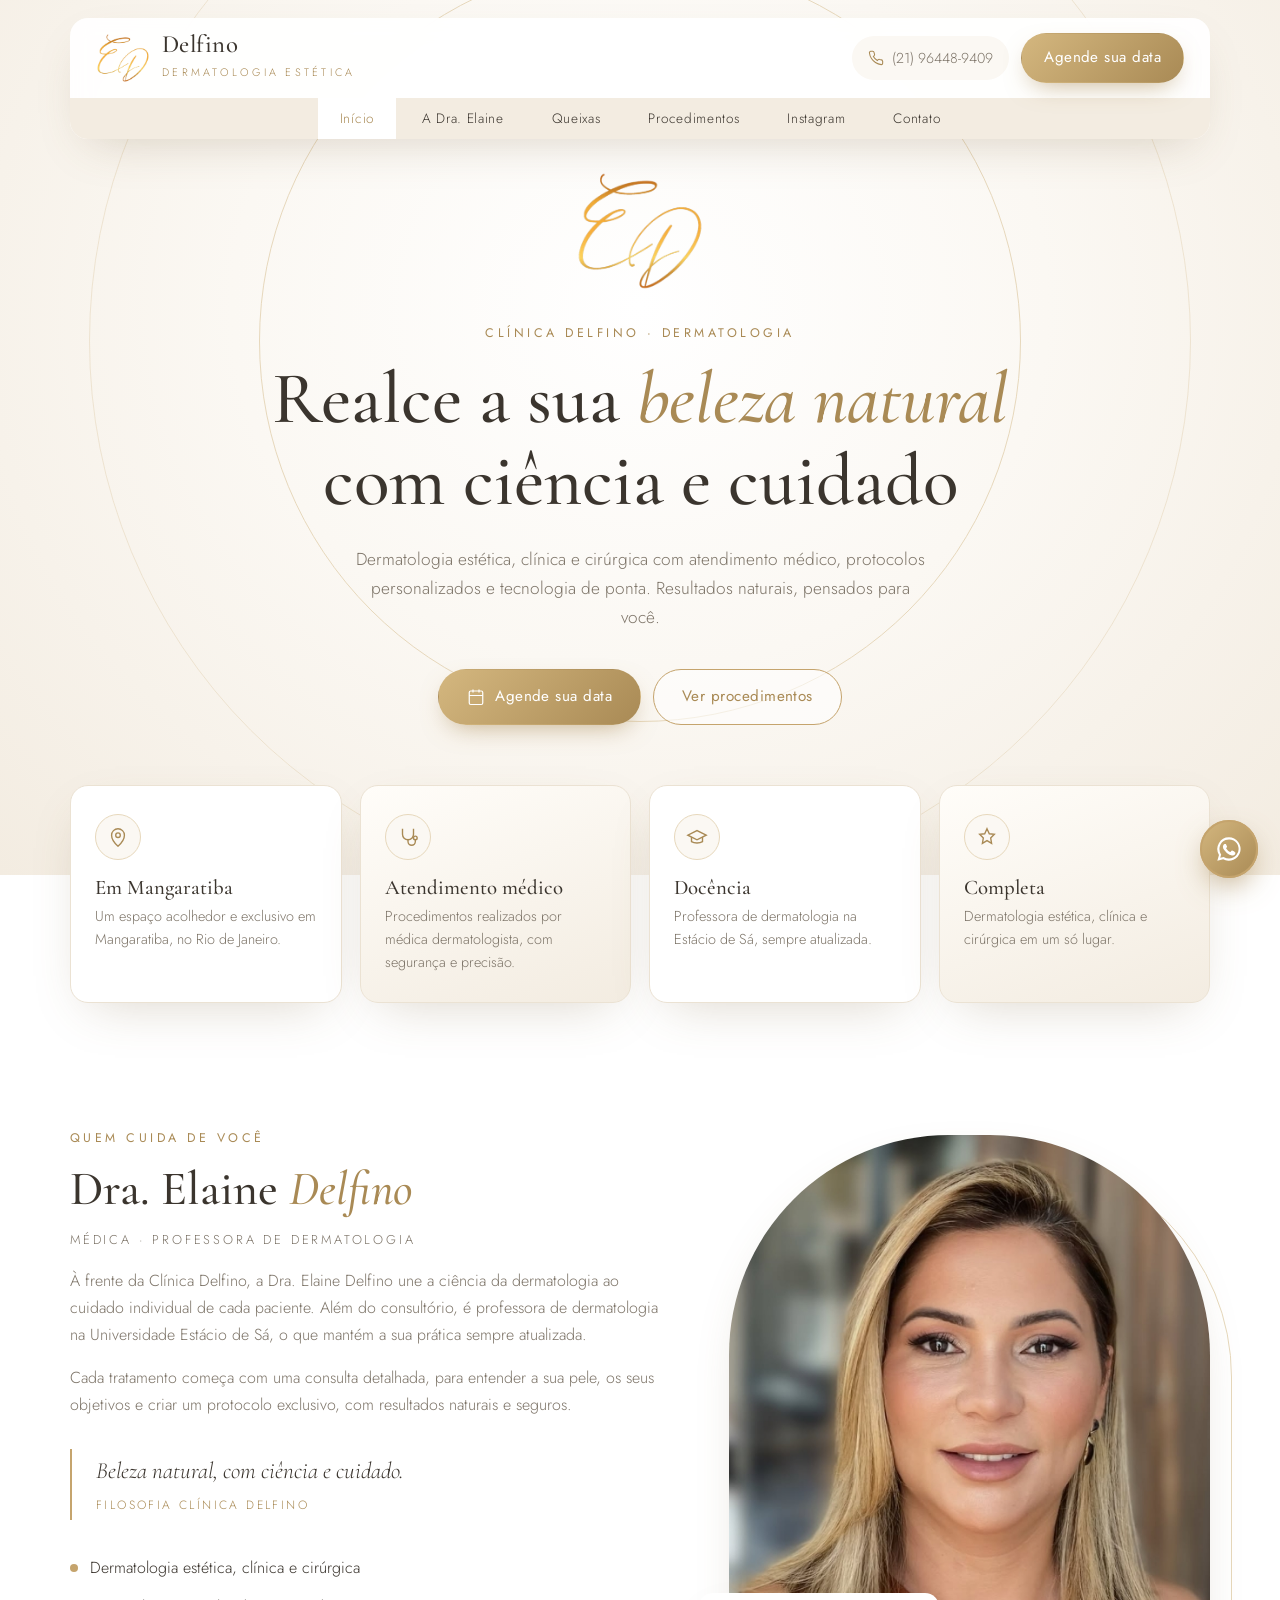
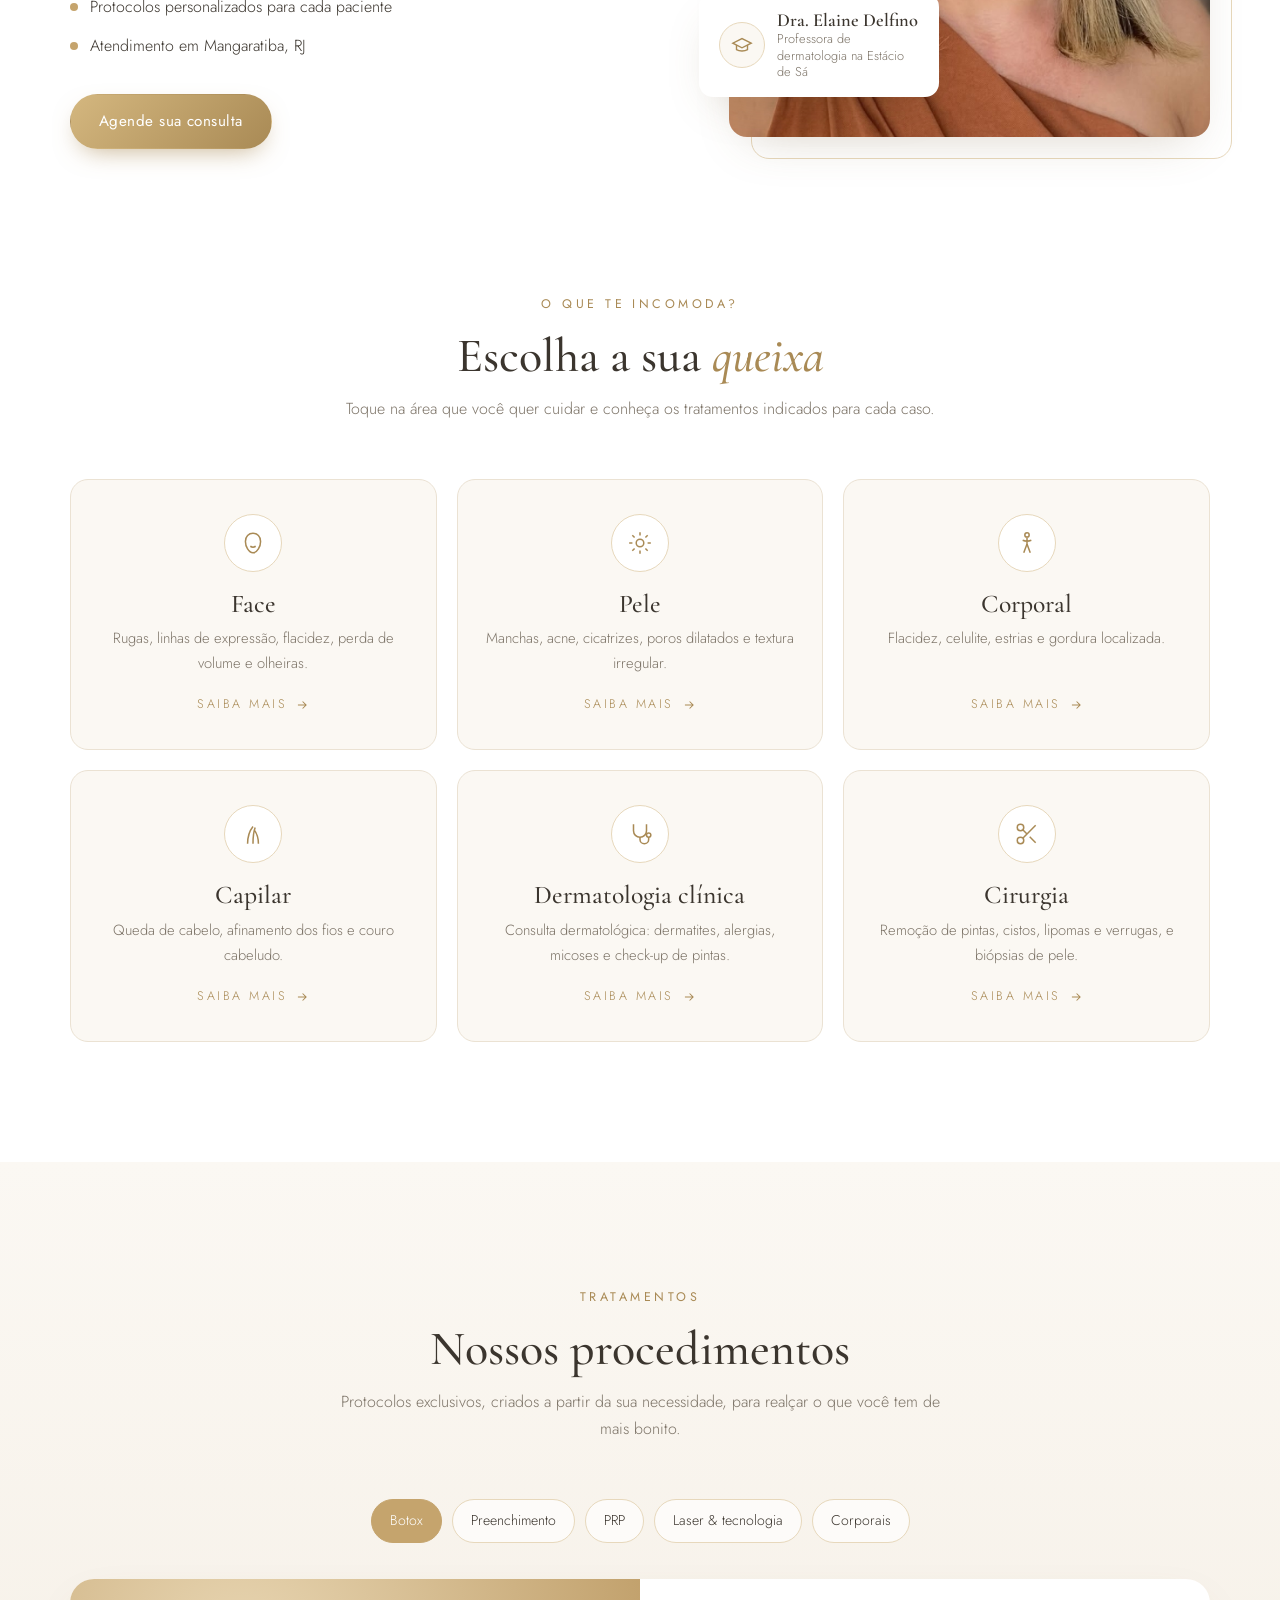
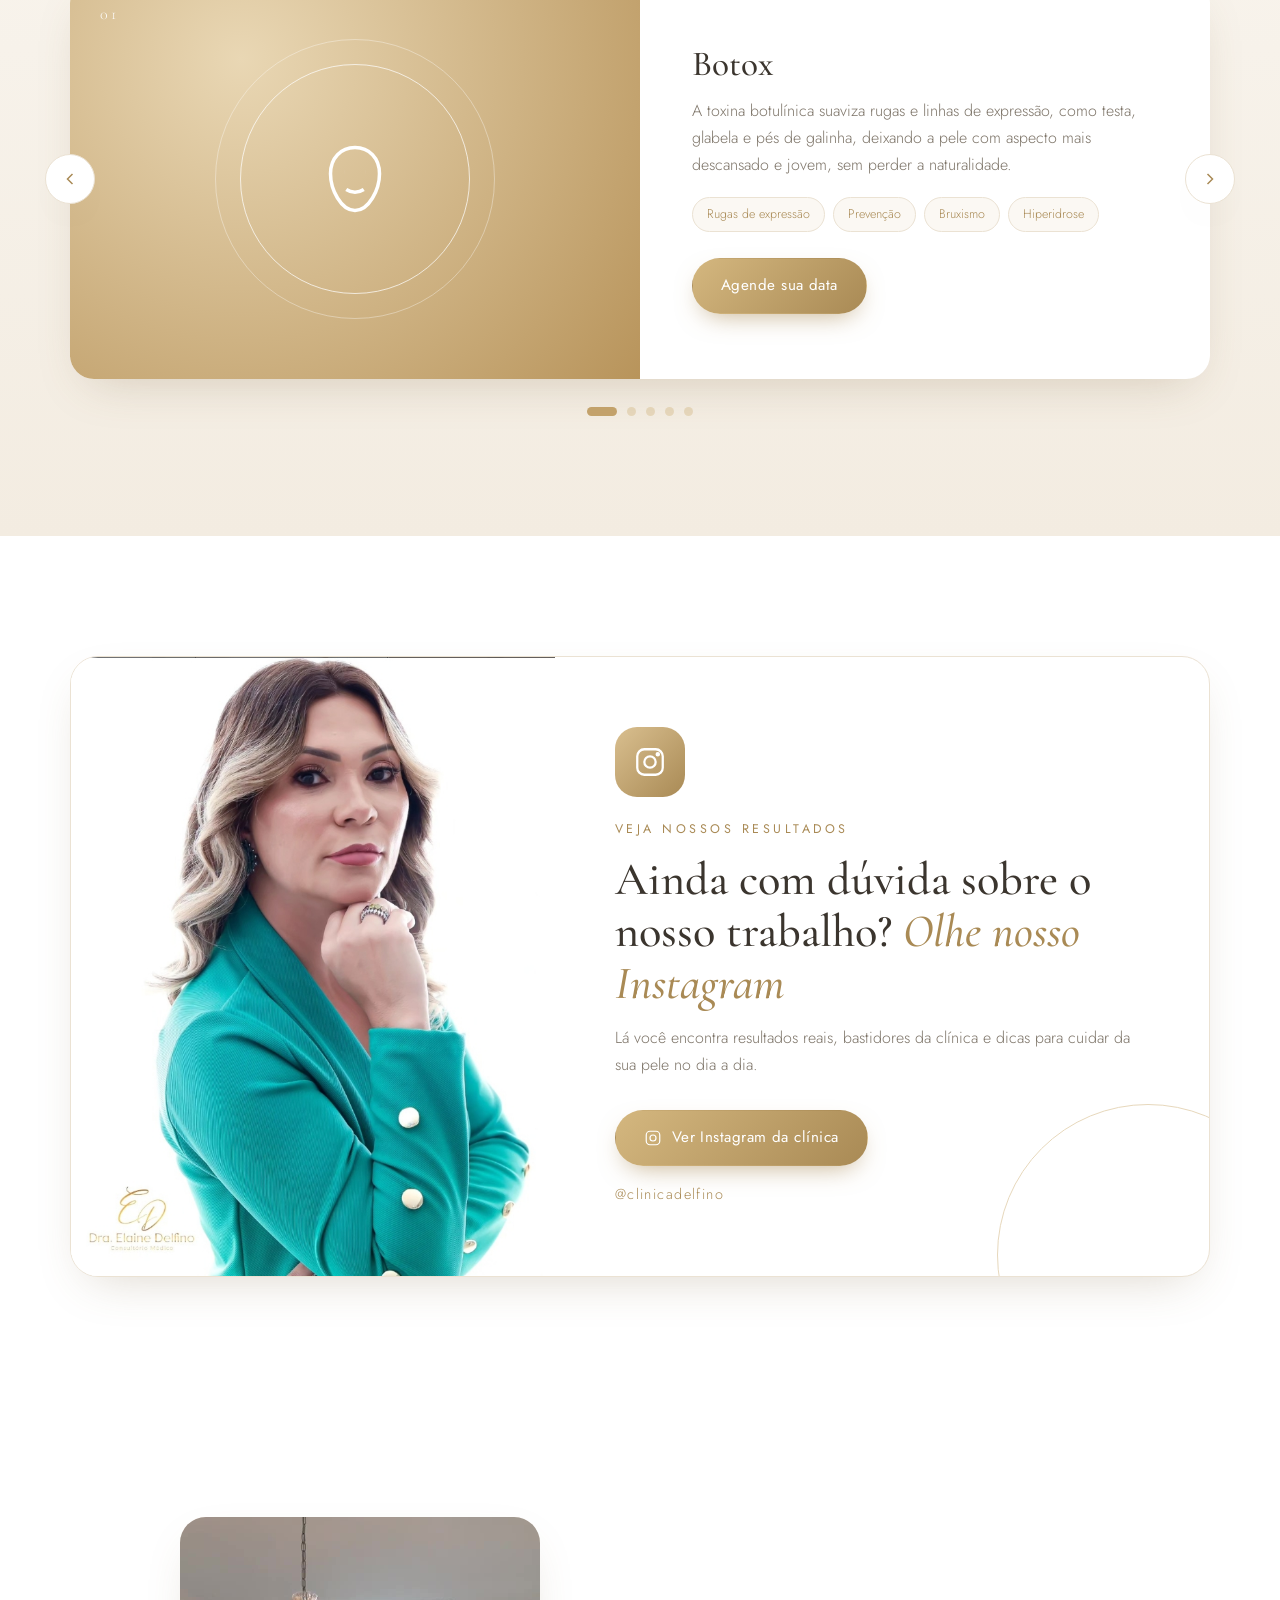
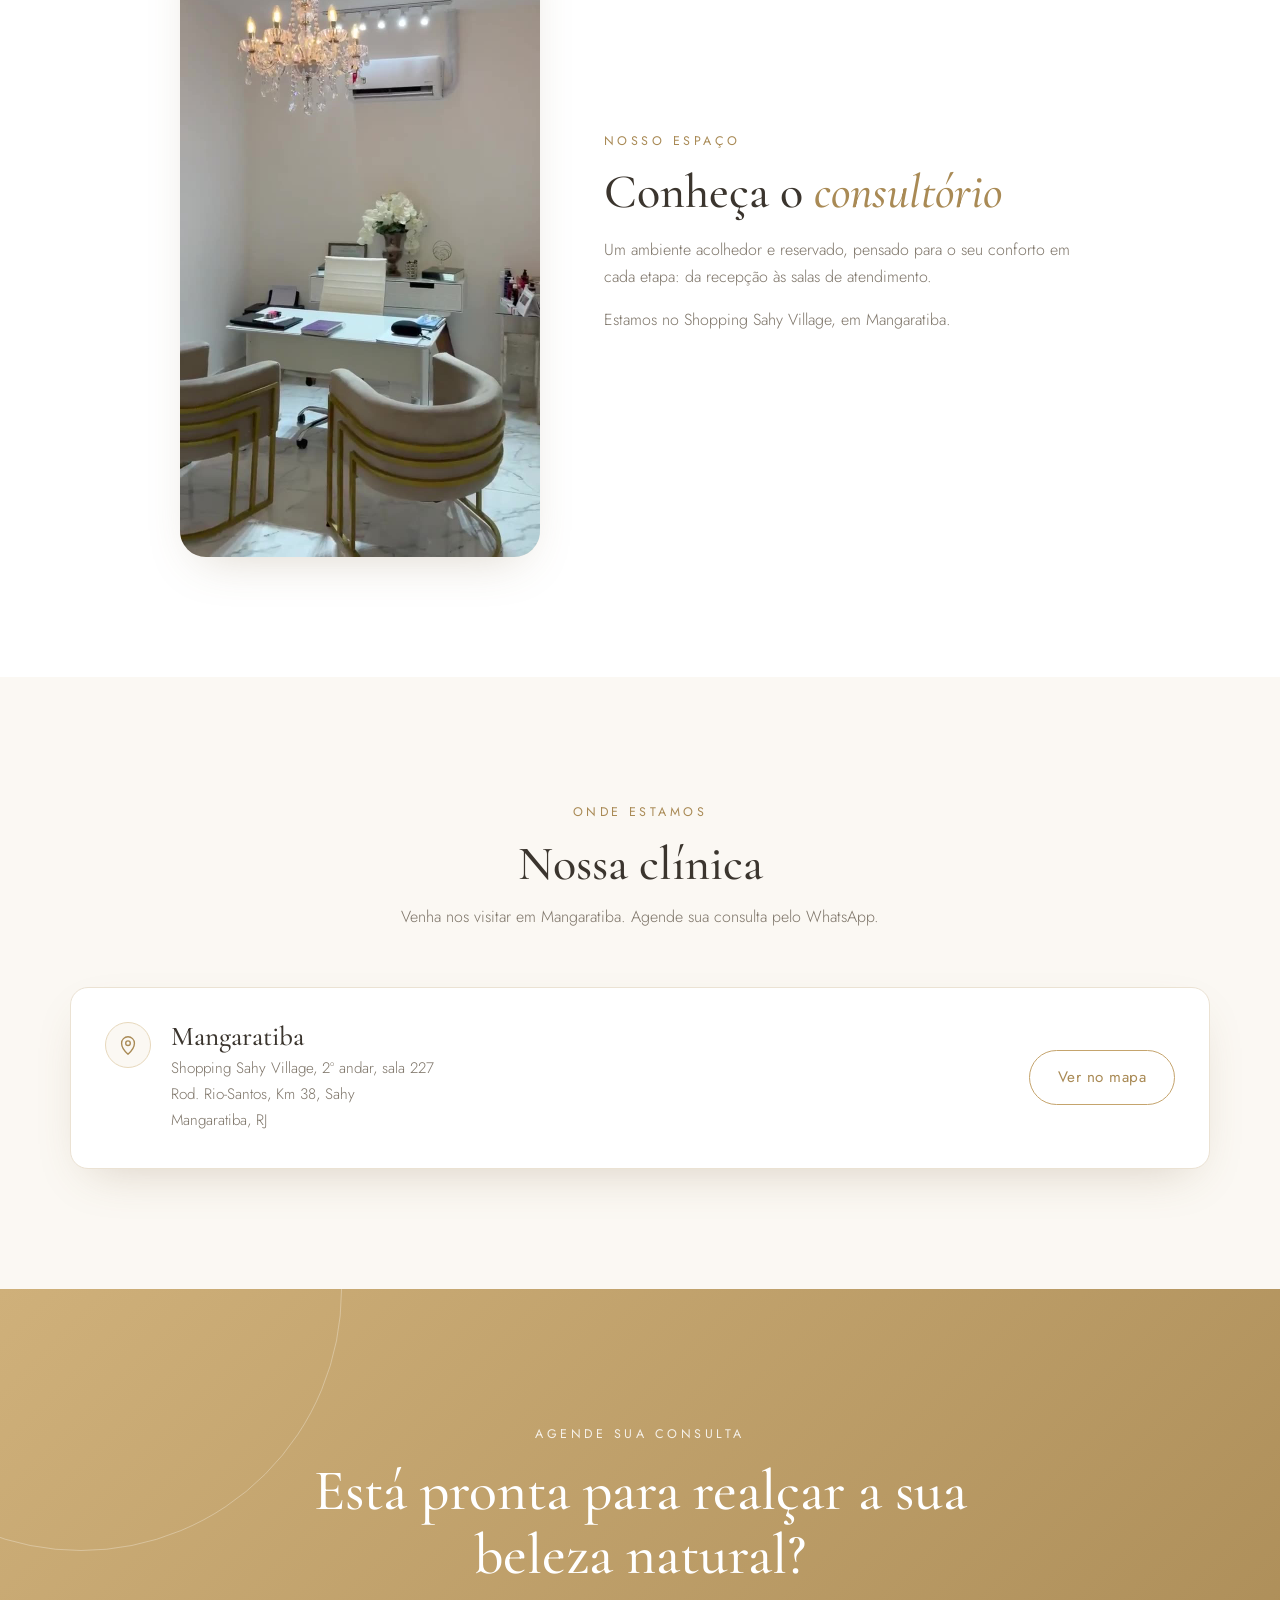
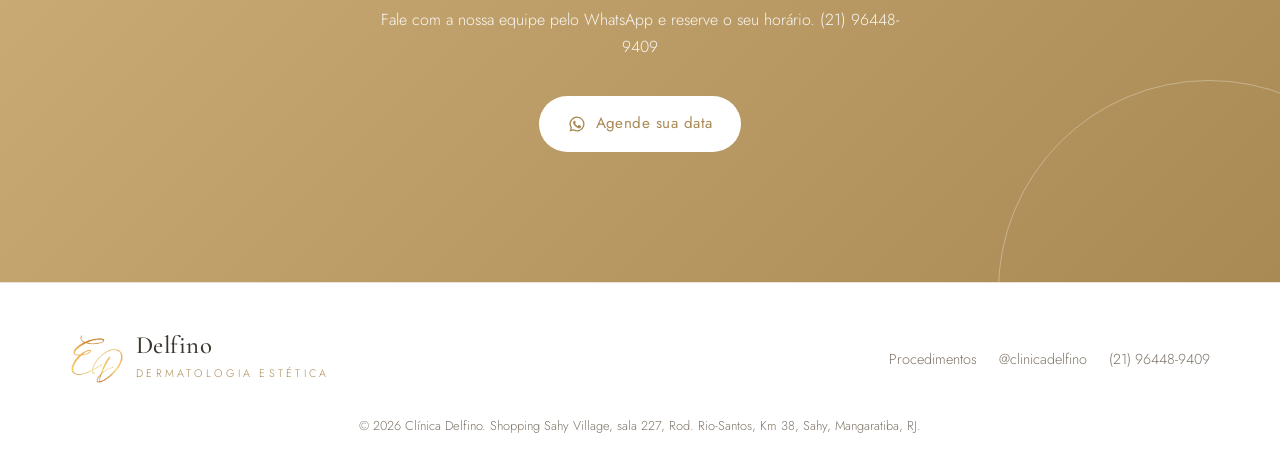
<file: index.html>
<!DOCTYPE html>
<html lang="pt-BR">
<head>
<meta charset="UTF-8">
<meta name="viewport" content="width=device-width, initial-scale=1.0">
<title>Clínica Delfino | Dermatologia Estética</title>
<meta name="description" content="Clínica Delfino: dermatologia estética, clínica e cirúrgica em Mangaratiba, RJ. Botox, preenchimento, PRP, laser e tratamentos corporais.">
<link rel="icon" type="image/png" href="assets/logo.png">
<link rel="preconnect" href="https://fonts.googleapis.com">
<link rel="preconnect" href="https://fonts.gstatic.com" crossorigin>
<link href="https://fonts.googleapis.com/css2?family=Cormorant+Garamond:ital,wght@0,400;0,500;0,600;1,400&family=Jost:wght@300;400;500&display=swap" rel="stylesheet">
<style>
  :root {
    --white: #ffffff;
    --ivory: #fbf8f3;
    --sand: #f3ece1;
    --gold: #c5a46d;
    --gold-deep: #a98a55;
    --gold-soft: #e7d8bc;
    --ink: #3b352e;
    --muted: #7d7468;
    --line: #ebe2d3;
    --radius: 18px;
    --shadow: 0 18px 50px -20px rgba(120, 95, 55, .28);
  }
  * { box-sizing: border-box; margin: 0; padding: 0; }
  html { scroll-behavior: smooth; }
  body {
    font-family: "Jost", system-ui, sans-serif;
    font-weight: 300;
    color: var(--ink);
    background: var(--white);
    line-height: 1.7;
    -webkit-font-smoothing: antialiased;
    overflow-x: clip;
  }
  img { max-width: 100%; display: block; }
  a { color: inherit; text-decoration: none; }
  h1, h2, h3 { font-family: "Cormorant Garamond", serif; font-weight: 500; line-height: 1.12; color: var(--ink); }
  .container { width: min(1140px, 100% - 32px); margin-inline: auto; }
  .eyebrow {
    display: inline-block; font-size: .78rem; letter-spacing: .28em; text-transform: uppercase;
    color: var(--gold-deep); font-weight: 400; margin-bottom: 14px;
  }
  .gold { color: var(--gold-deep); font-style: italic; }

  /* Buttons */
  .btn {
    display: inline-flex; align-items: center; gap: 10px;
    padding: 14px 28px; border-radius: 999px; font-size: .95rem; font-weight: 400;
    letter-spacing: .03em; transition: transform .25s, box-shadow .25s, background .25s, color .25s;
    cursor: pointer; border: 1px solid transparent; white-space: nowrap;
  }
  .btn svg { width: 18px; height: 18px; flex-shrink: 0; }
  .btn-gold { background: linear-gradient(135deg, #d4b77f, var(--gold-deep)); color: #fff; box-shadow: 0 10px 26px -10px rgba(169, 138, 85, .7); }
  .btn-gold:hover { transform: translateY(-2px); box-shadow: 0 14px 30px -10px rgba(169, 138, 85, .85); }
  .btn-outline { border-color: var(--gold); color: var(--gold-deep); background: rgba(255,255,255,.6); }
  .btn-outline:hover { background: var(--gold); color: #fff; }

  /* Header */
  .header-wrap { position: fixed; top: 18px; left: 0; right: 0; z-index: 40; transition: top .35s; }
  .header-top, .logo-img { transition: padding .35s, width .35s; }
  .header-wrap.scrolled { top: 8px; }
  .header-wrap.scrolled .header-top { padding-top: 8px; padding-bottom: 8px; }
  .header-wrap.scrolled .logo-img { width: 44px; }
  .header {
    background: rgba(255,255,255,.92); backdrop-filter: blur(10px);
    border-radius: var(--radius); box-shadow: var(--shadow); overflow: hidden;
  }
  .header-top { display: flex; align-items: center; justify-content: space-between; padding: 14px 26px; gap: 16px; }
  .logo { display: flex; align-items: center; gap: 12px; }
  .logo-img { width: 54px; height: auto; display: block; }
  .logo-mark {
    width: 44px; height: 44px; border-radius: 50%; border: 1px solid var(--gold);
    display: grid; place-items: center; font-family: "Cormorant Garamond", serif; font-size: 1.5rem; color: var(--gold-deep);
  }
  .logo-text strong { display: block; font-family: "Cormorant Garamond", serif; font-size: 1.55rem; font-weight: 500; line-height: 1; letter-spacing: .02em; }
  .logo-text span { font-size: .68rem; letter-spacing: .3em; text-transform: uppercase; color: var(--gold-deep); }
  .header-actions { display: flex; align-items: center; gap: 12px; }
  .phone { display: flex; align-items: center; gap: 8px; font-size: .9rem; color: var(--muted); padding: 10px 16px; border-radius: 999px; background: var(--ivory); }
  .phone svg { width: 16px; height: 16px; color: var(--gold-deep); }
  .header-actions .btn { padding: 11px 22px; }
  .nav { background: var(--sand); }
  .nav ul { list-style: none; display: flex; justify-content: center; gap: 4px; }
  .nav a { display: block; padding: 9px 22px; font-size: .85rem; letter-spacing: .05em; color: var(--ink); transition: background .2s, color .2s; }
  .nav a:hover, .nav a.active { background: var(--white); color: var(--gold-deep); }

  /* Hero */
  .hero {
    position: relative; overflow: hidden; text-align: center;
    background: radial-gradient(ellipse at 50% 35%, #ffffff 0%, var(--ivory) 45%, var(--sand) 100%);
  }
  .hero::before, .hero::after { content: ""; position: absolute; border-radius: 50%; border: 1px solid var(--gold-soft); left: 50%; transform: translateX(-50%); }
  .hero::before { width: 760px; height: 760px; top: -40px; }
  .hero::after { width: 1100px; height: 1100px; top: -210px; opacity: .6; }
  .hero-content { position: relative; z-index: 2; min-height: 800px; display: flex; align-items: center; justify-content: center; padding-top: 170px; padding-bottom: 150px; }
  .hero-text { max-width: 760px; }
  .hero-logo { width: 130px; margin: 0 auto 26px; }
  .hero-text h1 { font-size: clamp(2.7rem, 6vw, 4.6rem); margin-bottom: 22px; }
  .hero-text p { color: var(--muted); font-size: 1.08rem; max-width: 580px; margin: 0 auto 36px; }
  .hero-buttons { display: flex; flex-wrap: wrap; gap: 12px; justify-content: center; }

  /* Feature cards */
  .features { position: relative; z-index: 5; margin-top: -90px; }
  .features-grid { display: grid; grid-template-columns: repeat(4, 1fr); gap: 18px; }
  .feature {
    background: var(--white); border-radius: var(--radius); padding: 28px 24px; box-shadow: var(--shadow);
    border: 1px solid var(--line); transition: transform .3s;
  }
  .feature:nth-child(even) { background: linear-gradient(160deg, #fffdf9, var(--sand)); }
  .feature:hover { transform: translateY(-6px); }
  .feature-icon { width: 46px; height: 46px; border-radius: 50%; background: var(--ivory); border: 1px solid var(--gold-soft); display: grid; place-items: center; color: var(--gold-deep); margin-bottom: 16px; }
  .feature-icon svg { width: 22px; height: 22px; }
  .feature h3 { font-size: 1.3rem; margin-bottom: 6px; }
  .feature p { font-size: .9rem; color: var(--muted); line-height: 1.6; }

  /* Sections */
  section { scroll-margin-top: 40px; }
  #queixas { scroll-margin-top: 120px; }
  .section { padding: 120px 0; }
  .section-head { text-align: center; max-width: 620px; margin: 0 auto 56px; }
  .section-head h2 { font-size: clamp(2.2rem, 4vw, 3rem); margin-bottom: 12px; }
  .section-head p { color: var(--muted); }

  /* About */
  .about-grid { display: grid; grid-template-columns: 1.1fr .9fr; gap: 70px; align-items: center; }
  .about-text h2 { font-size: clamp(2.2rem, 4vw, 3rem); margin-bottom: 22px; }
  .about-text p { color: var(--muted); margin-bottom: 16px; }
  .about-list { list-style: none; margin: 26px 0 34px; display: grid; gap: 12px; }
  .about-list li { display: flex; gap: 12px; align-items: flex-start; }
  .about-list li::before { content: ""; width: 8px; height: 8px; margin-top: 10px; border-radius: 50%; background: var(--gold); flex-shrink: 0; }
  .about-photo { position: relative; }
  .about-photo .frame {
    border-radius: 220px 220px var(--radius) var(--radius); overflow: hidden; aspect-ratio: 4/5;
    box-shadow: var(--shadow); position: relative; z-index: 1;
  }
  .about-photo .frame img { width: 100%; height: 100%; object-fit: cover; object-position: center 20%; }
  .about-photo::before {
    content: ""; position: absolute; inset: 22px -22px -22px 22px; border: 1px solid var(--gold-soft);
    border-radius: 220px 220px var(--radius) var(--radius); z-index: 0;
  }
  .badge {
    position: absolute; z-index: 2; left: -30px; bottom: 40px; background: var(--white); border-radius: 14px;
    padding: 16px 20px; box-shadow: var(--shadow); display: flex; gap: 12px; align-items: center; max-width: 240px;
  }
  .badge strong { font-family: "Cormorant Garamond", serif; font-size: 1.15rem; font-weight: 600; display: block; line-height: 1.2; }
  .badge span { font-size: .8rem; color: var(--muted); line-height: 1.3; display: block; }
  .badge .feature-icon { margin: 0; flex-shrink: 0; }

  /* Doctor */
  .doctor-sub { font-size: .8rem; letter-spacing: .22em; text-transform: uppercase; color: var(--gold-deep); margin: -10px 0 24px; }
  .quote {
    margin: 30px 0 34px; padding: 6px 0 6px 24px; border-left: 2px solid var(--gold);
    font-family: "Cormorant Garamond", serif; font-style: italic; font-size: 1.45rem; line-height: 1.4; color: var(--ink);
  }
  .quote small { display: block; font-family: "Jost", sans-serif; font-style: normal; font-size: .75rem; letter-spacing: .2em; text-transform: uppercase; color: var(--gold-deep); margin-top: 10px; }

  /* Concerns */
  .concerns-grid { display: grid; grid-template-columns: repeat(3, 1fr); gap: 20px; }
  .concern {
    background: var(--ivory); border: 1px solid var(--line); border-radius: var(--radius); padding: 34px 28px;
    text-align: center; transition: transform .3s, border-color .3s, box-shadow .3s, background .3s;
    display: flex; flex-direction: column; align-items: center;
  }
  .concern:hover { transform: translateY(-6px); border-color: var(--gold); background: var(--white); box-shadow: var(--shadow); }
  .concern .feature-icon { width: 58px; height: 58px; background: var(--white); margin-bottom: 18px; }
  .concern .feature-icon svg { width: 26px; height: 26px; }
  .concern h3 { font-size: 1.6rem; margin-bottom: 8px; }
  .concern p { font-size: .92rem; color: var(--muted); margin-bottom: 18px; flex: 1; }
  .concern .more { font-size: .78rem; letter-spacing: .2em; text-transform: uppercase; color: var(--gold-deep); display: inline-flex; align-items: center; gap: 8px; }
  .concern .more svg { width: 14px; height: 14px; transition: transform .25s; }
  .concern:hover .more svg { transform: translateX(4px); }

  /* Closing */
  .closing {
    position: relative; padding: 130px 0; text-align: center; color: #fff; overflow: hidden;
    background: linear-gradient(135deg, #cfb07a 0%, var(--gold-deep) 100%);
  }
  .closing::before, .closing::after { content: ""; position: absolute; border-radius: 50%; border: 1px solid rgba(255,255,255,.3); }
  .closing::before { width: 520px; height: 520px; left: -180px; top: -260px; }
  .closing::after { width: 420px; height: 420px; right: -140px; bottom: -220px; }
  .closing .container { position: relative; z-index: 1; }
  .closing .eyebrow { color: rgba(255,255,255,.85); }
  .closing h2 { color: #fff; font-size: clamp(2.3rem, 5vw, 3.6rem); max-width: 760px; margin: 0 auto 18px; }
  .closing p { max-width: 520px; margin: 0 auto 36px; opacity: .92; }

  /* Procedures */
  .procedures { background: linear-gradient(180deg, var(--ivory), var(--sand)); }
  .carousel { position: relative; }
  .slides { overflow: hidden; border-radius: 24px; box-shadow: var(--shadow); background: var(--white); }
  .track { display: flex; transition: transform .6s cubic-bezier(.65,.05,.36,1); }
  .slide { min-width: 100%; display: grid; grid-template-columns: 1fr 1fr; min-height: 400px; }
  .slide-visual { position: relative; display: grid; place-items: center; overflow: hidden; }
  .slide-visual .ring { width: 230px; height: 230px; border-radius: 50%; border: 1px solid rgba(255,255,255,.7); display: grid; place-items: center; position: relative; }
  .slide-visual .ring::before { content: ""; position: absolute; inset: -26px; border-radius: 50%; border: 1px solid rgba(255,255,255,.35); }
  .slide-visual .ring svg { width: 84px; height: 84px; color: #fff; stroke-width: 1; }
  .slide-visual .num { position: absolute; left: 30px; top: 22px; font-family: "Cormorant Garamond", serif; font-size: 1rem; letter-spacing: .2em; color: rgba(255,255,255,.9); }
  .v1 { background: radial-gradient(circle at 30% 20%, #e9d7b4, #b8945b); }
  .v2 { background: radial-gradient(circle at 70% 30%, #ecdcc0, #a98a55); }
  .v3 { background: radial-gradient(circle at 30% 70%, #e4cfaa, #b0905c); }
  .v4 { background: radial-gradient(circle at 60% 60%, #efe1c8, #a7854e); }
  .v5 { background: radial-gradient(circle at 40% 30%, #e6d3ae, #ad8c58); }
  .slide-body { padding: 56px 52px; display: flex; flex-direction: column; justify-content: center; }
  .slide-body h3 { font-size: 2.2rem; margin-bottom: 14px; }
  .slide-body p { color: var(--muted); margin-bottom: 18px; }
  .tags { display: flex; flex-wrap: wrap; gap: 8px; margin-bottom: 26px; }
  .tags span { font-size: .78rem; padding: 6px 14px; border-radius: 999px; background: var(--ivory); border: 1px solid var(--line); color: var(--gold-deep); }
  .slide-body .btn { align-self: flex-start; }
  .arrow {
    position: absolute; top: 50%; transform: translateY(-50%); width: 50px; height: 50px; border-radius: 50%;
    background: var(--white); border: 1px solid var(--line); box-shadow: var(--shadow); display: grid; place-items: center;
    cursor: pointer; color: var(--gold-deep); z-index: 3; transition: background .2s, color .2s;
  }
  .arrow:hover { background: var(--gold); color: #fff; }
  .arrow svg { width: 20px; height: 20px; }
  .arrow.prev { left: -25px; }
  .arrow.next { right: -25px; }
  .dots { display: flex; justify-content: center; gap: 10px; margin-top: 28px; }
  .dots button { width: 9px; height: 9px; border-radius: 999px; border: 0; background: var(--gold-soft); cursor: pointer; transition: width .3s, background .3s; }
  .dots button.active { width: 30px; background: var(--gold); }
  .proc-chips { display: flex; flex-wrap: wrap; justify-content: center; gap: 10px; margin-bottom: 36px; }
  .proc-chips button {
    font: inherit; font-size: .88rem; padding: 9px 18px; border-radius: 999px; border: 1px solid var(--gold-soft);
    background: rgba(255,255,255,.7); color: var(--ink); cursor: pointer; transition: all .2s;
  }
  .proc-chips button.active, .proc-chips button:hover { background: var(--gold); border-color: var(--gold); color: #fff; }

  /* Instagram */
  .insta { text-align: center; }
  .insta-split { display: grid; grid-template-columns: .85fr 1.15fr; padding: 0 !important; text-align: left; }
  .insta-photo { position: relative; min-height: 520px; background: #fff; }
  .insta-photo img { position: absolute; inset: 0; width: 100%; height: 100%; object-fit: cover; object-position: center 15%; }
  .insta-body { padding: 70px 60px; display: flex; flex-direction: column; align-items: flex-start; justify-content: center; }
  .insta-split .insta-icon { margin: 0 0 22px; }
  .insta-split h2, .insta-split p { margin-left: 0; }
  @media (max-width: 820px) {
    .insta-split { grid-template-columns: 1fr; text-align: center; }
    .insta-photo { min-height: 420px; }
    .insta-body { padding: 44px 26px 56px; align-items: center; }
    .insta-split .insta-icon { margin: 0 auto 22px; }
  }
  .insta-card {
    position: relative; border-radius: 28px; padding: 80px 30px; overflow: hidden;
    background: var(--white); border: 1px solid var(--line); box-shadow: var(--shadow);
  }
  .insta-card::before, .insta-card::after {
    content: ""; position: absolute; border-radius: 50%; border: 1px solid var(--gold-soft);
  }
  .insta-card::before { width: 380px; height: 380px; left: -120px; top: -140px; }
  .insta-card::after { width: 300px; height: 300px; right: -90px; bottom: -130px; }
  .insta-card > * { position: relative; z-index: 1; }
  .insta-icon { width: 70px; height: 70px; margin: 0 auto 22px; border-radius: 22px; display: grid; place-items: center; background: linear-gradient(135deg, #d9bf8f, var(--gold-deep)); color: #fff; }
  .insta-icon svg { width: 34px; height: 34px; }
  .insta h2 { font-size: clamp(2rem, 4vw, 2.9rem); max-width: 720px; margin: 0 auto 14px; }
  .insta p { color: var(--muted); max-width: 560px; margin: 0 auto 32px; }
  .insta .handle { display: block; margin-top: 16px; font-size: .9rem; letter-spacing: .1em; color: var(--gold-deep); }

  /* Tour do consultório */
  .video-grid { display: grid; grid-template-columns: minmax(0, 360px) 1fr; gap: 64px; align-items: center; max-width: 920px; margin-inline: auto; }
  .video-frame { position: relative; border-radius: 26px; overflow: hidden; box-shadow: var(--shadow); background: var(--sand); aspect-ratio: 9/16; }
  .video-frame video { display: block; width: 100%; height: 100%; object-fit: cover; }
  .video-text h2 { font-size: clamp(2.2rem, 4vw, 3rem); margin-bottom: 16px; }
  .video-text p { color: var(--muted); margin-bottom: 16px; }
  .video-text .note { font-size: .82rem; }
  @media (max-width: 900px) {
    .video-grid { grid-template-columns: 1fr; gap: 36px; text-align: center; }
    .video-frame { max-width: 340px; margin-inline: auto; }
  }


  /* Locations / CTA */
  .contact { background: var(--ivory); }
  .contact-grid { display: grid; grid-template-columns: 1fr; gap: 24px; }
  .location {
    background: var(--white); border-radius: var(--radius); padding: 34px; border: 1px solid var(--line); box-shadow: var(--shadow);
    display: flex; gap: 20px; align-items: flex-start;
  }
  .location > div:nth-child(2) { flex: 1; }
  .location .btn { align-self: center; }
  .location h3 { font-size: 1.7rem; margin-bottom: 4px; }
  .location p { color: var(--muted); font-size: .95rem; }
  .btn-white { background: #fff; color: var(--gold-deep); }
  .btn-white:hover { transform: translateY(-2px); box-shadow: 0 14px 30px -12px rgba(0,0,0,.3); }

  /* Footer */
  footer { padding: 50px 0 36px; background: var(--white); border-top: 1px solid var(--line); }
  .footer-grid { display: flex; justify-content: space-between; align-items: center; flex-wrap: wrap; gap: 20px; }
  .footer-links { display: flex; gap: 22px; flex-wrap: wrap; font-size: .9rem; color: var(--muted); }
  .footer-links a:hover { color: var(--gold-deep); }
  .copy { text-align: center; margin-top: 30px; font-size: .8rem; color: var(--muted); }

  /* Floating WhatsApp */
  .wa-float {
    position: fixed; right: 22px; bottom: 22px; z-index: 50; width: 58px; height: 58px; border-radius: 50%;
    background: linear-gradient(135deg, #d4b77f, var(--gold-deep)); color: #fff; display: grid; place-items: center;
    box-shadow: 0 12px 30px -8px rgba(169,138,85,.8); transition: transform .25s;
  }
  .wa-float:hover { transform: scale(1.08); }
  .wa-float svg { width: 28px; height: 28px; }
  .wa-float::after { content: ""; position: absolute; inset: 0; border-radius: 50%; border: 2px solid var(--gold); animation: pulse 2.4s infinite; }
  @keyframes pulse { from { transform: scale(1); opacity: .8; } to { transform: scale(1.6); opacity: 0; } }

  /* Reveal */
  .reveal { opacity: 0; transform: translateY(26px); transition: opacity .9s ease, transform .9s ease; }
  .reveal.in { opacity: 1; transform: none; }

  /* Responsive */
  @media (max-width: 1220px) { .arrow.prev { left: 8px; } .arrow.next { right: 8px; } }
  @media (max-width: 980px) {
    .features-grid { grid-template-columns: repeat(2, 1fr); }
    .concerns-grid { grid-template-columns: repeat(2, 1fr); }
    .about-grid { grid-template-columns: 1fr; gap: 60px; }
    .about-photo { max-width: 440px; margin: 0 auto; }
    .slide { grid-template-columns: 1fr; }
    .slide-visual { min-height: 260px; }
    .arrow.prev { left: 8px; } .arrow.next { right: 8px; }
    .arrow { top: 130px; }
  }
  @media (max-width: 820px) {
    .phone, .nav { display: none; }
    .header-top { padding: 12px 16px; }
    .hero-content { min-height: auto; padding-top: 150px; padding-bottom: 140px; }
    .hero-logo { width: 100px; }
    .hero::before { width: 520px; height: 520px; top: 40px; }
    .hero::after { width: 760px; height: 760px; top: -80px; }
    .contact-grid { grid-template-columns: 1fr; }
    .section { padding: 90px 0; }
  }
  @media (max-width: 560px) {
    .logo-text span { display: none; }
    .header-actions .btn { padding: 10px 16px; font-size: .85rem; }
    .features-grid, .concerns-grid { grid-template-columns: 1fr; }
    .slide-body { padding: 36px 26px; }
    .slide-body h3 { font-size: 1.9rem; }
    .badge { left: 0; }
    .location { padding: 26px; flex-wrap: wrap; }
    .btn { white-space: normal; }
  }
  @media (prefers-reduced-motion: reduce) {
    * { transition: none !important; animation: none !important; }
    .reveal { opacity: 1; transform: none; }
  }
</style>
</head>
<body>

<!-- Header -->
<div class="header-wrap">
  <div class="container">
    <header class="header">
      <div class="header-top">
        <a href="#inicio" class="logo" aria-label="Clínica Delfino">
          <img class="logo-img" src="assets/logo.png" alt="Logo Dra. Elaine Delfino">
          <span class="logo-text"><strong>Delfino</strong><span>Dermatologia Estética</span></span>
        </a>
        <div class="header-actions">
          <a class="phone" href="https://wa.me/5521964489409" target="_blank" rel="noopener">
            <svg viewBox="0 0 24 24" fill="none" stroke="currentColor" stroke-width="1.6"><path d="M22 16.9v3a2 2 0 0 1-2.2 2 19.8 19.8 0 0 1-8.6-3.1 19.5 19.5 0 0 1-6-6A19.8 19.8 0 0 1 2.1 4.2 2 2 0 0 1 4.1 2h3a2 2 0 0 1 2 1.7c.1.9.4 1.8.7 2.7a2 2 0 0 1-.5 2.1L8 9.8a16 16 0 0 0 6 6l1.3-1.3a2 2 0 0 1 2.1-.4c.9.3 1.8.6 2.7.7a2 2 0 0 1 1.7 2z"/></svg>
            (21) 96448-9409
          </a>
          <a class="btn btn-gold js-wa" href="https://wa.me/5521964489409" target="_blank" rel="noopener">Agende sua data</a>
        </div>
      </div>
      <nav class="nav">
        <ul>
          <li><a href="#inicio" class="active">Início</a></li>
          <li><a href="#sobre">A Dra. Elaine</a></li>
          <li><a href="#queixas">Queixas</a></li>
          <li><a href="#procedimentos">Procedimentos</a></li>
          <li><a href="#instagram">Instagram</a></li>
          <li><a href="#contato">Contato</a></li>
        </ul>
      </nav>
    </header>
  </div>
</div>

<!-- Hero -->
<section class="hero" id="inicio">
  <div class="container hero-content">
    <div class="hero-text reveal">
      <img class="hero-logo" src="assets/logo.png" alt="Logo Dra. Elaine Delfino">
      <span class="eyebrow">Clínica Delfino · Dermatologia</span>
      <h1>Realce a sua <span class="gold">beleza natural</span> com ciência e cuidado</h1>
      <p>Dermatologia estética, clínica e cirúrgica com atendimento médico, protocolos personalizados e tecnologia de ponta. Resultados naturais, pensados para você.</p>
      <div class="hero-buttons">
        <a class="btn btn-gold js-wa" href="https://wa.me/5521964489409" target="_blank" rel="noopener">
          <svg viewBox="0 0 24 24" fill="none" stroke="currentColor" stroke-width="1.6"><rect x="3" y="4" width="18" height="18" rx="2"/><path d="M16 2v4M8 2v4M3 10h18"/></svg>
          Agende sua data
        </a>
        <a class="btn btn-outline" href="#procedimentos">Ver procedimentos</a>
      </div>
    </div>
  </div>
</section>

<!-- Feature cards -->
<div class="features">
  <div class="container features-grid">
    <div class="feature reveal">
      <div class="feature-icon"><svg viewBox="0 0 24 24" fill="none" stroke="currentColor" stroke-width="1.5"><path d="M12 22s7-6.2 7-12a7 7 0 0 0-14 0c0 5.8 7 12 7 12z"/><circle cx="12" cy="10" r="2.5"/></svg></div>
      <h3>Em Mangaratiba</h3>
      <p>Um espaço acolhedor e exclusivo em Mangaratiba, no Rio de Janeiro.</p>
    </div>
    <div class="feature reveal">
      <div class="feature-icon"><svg viewBox="0 0 24 24" fill="none" stroke="currentColor" stroke-width="1.5"><path d="M6 3v6a6 6 0 0 0 12 0V3"/><path d="M12 15v2a4 4 0 0 0 8 0v-2"/><circle cx="20" cy="13" r="2"/></svg></div>
      <h3>Atendimento médico</h3>
      <p>Procedimentos realizados por médica dermatologista, com segurança e precisão.</p>
    </div>
    <div class="feature reveal">
      <div class="feature-icon"><svg viewBox="0 0 24 24" fill="none" stroke="currentColor" stroke-width="1.5"><path d="M22 10 12 5 2 10l10 5 10-5z"/><path d="M6 12v5c3 2 9 2 12 0v-5"/></svg></div>
      <h3>Docência</h3>
      <p>Professora de dermatologia na Estácio de Sá, sempre atualizada.</p>
    </div>
    <div class="feature reveal">
      <div class="feature-icon"><svg viewBox="0 0 24 24" fill="none" stroke="currentColor" stroke-width="1.5"><path d="M12 3l2.5 5.5L20 9l-4 4 1 6-5-3-5 3 1-6-4-4 5.5-.5z"/></svg></div>
      <h3>Completa</h3>
      <p>Dermatologia estética, clínica e cirúrgica em um só lugar.</p>
    </div>
  </div>
</div>

<!-- About -->
<section class="section" id="sobre">
  <div class="container about-grid">
    <div class="about-text reveal">
      <span class="eyebrow">Quem cuida de você</span>
      <h2>Dra. Elaine <span class="gold">Delfino</span></h2>
      <p class="doctor-sub">Médica · Professora de Dermatologia</p>
      <p>À frente da Clínica Delfino, a Dra. Elaine Delfino une a ciência da dermatologia ao cuidado individual de cada paciente. Além do consultório, é professora de dermatologia na Universidade Estácio de Sá, o que mantém a sua prática sempre atualizada.</p>
      <p>Cada tratamento começa com uma consulta detalhada, para entender a sua pele, os seus objetivos e criar um protocolo exclusivo, com resultados naturais e seguros.</p>
      <blockquote class="quote">Beleza natural, com ciência e cuidado.<small>Filosofia Clínica Delfino</small></blockquote>
      <ul class="about-list">
        <li>Dermatologia estética, clínica e cirúrgica</li>
        <li>Protocolos personalizados para cada paciente</li>
        <li>Atendimento em Mangaratiba, RJ</li>
      </ul>
      <a class="btn btn-gold js-wa" href="https://wa.me/5521964489409" target="_blank" rel="noopener">Agende sua consulta</a>
    </div>
    <div class="about-photo reveal">
      <div class="frame"><img src="assets/sobre.jpeg" alt="Dra. Elaine Delfino"></div>
      <div class="badge">
        <div class="feature-icon"><svg viewBox="0 0 24 24" fill="none" stroke="currentColor" stroke-width="1.5"><path d="M22 10 12 5 2 10l10 5 10-5z"/><path d="M6 12v5c3 2 9 2 12 0v-5"/></svg></div>
        <div><strong>Dra. Elaine Delfino</strong><span>Professora de dermatologia na Estácio de Sá</span></div>
      </div>
    </div>
  </div>
</section>

<!-- Concerns -->
<section class="section" id="queixas" style="padding-top: 20px;">
  <div class="container">
    <div class="section-head reveal">
      <span class="eyebrow">O que te incomoda?</span>
      <h2>Escolha a sua <span class="gold">queixa</span></h2>
      <p>Toque na área que você quer cuidar e conheça os tratamentos indicados para cada caso.</p>
    </div>
    <div class="concerns-grid">
      <a class="concern reveal" href="face">
        <div class="feature-icon"><svg viewBox="0 0 24 24" fill="none" stroke="currentColor" stroke-width="1.4"><path d="M12 3c4 0 7 3 7 7.5S16 21 12 21s-7-6-7-10.5S8 3 12 3z"/><path d="M9 10h.01M15 10h.01M9.5 15c1.5 1 3.5 1 5 0"/></svg></div>
        <h3>Face</h3>
        <p>Rugas, linhas de expressão, flacidez, perda de volume e olheiras.</p>
        <span class="more">Saiba mais <svg viewBox="0 0 24 24" fill="none" stroke="currentColor" stroke-width="1.8"><path d="M5 12h14M13 6l6 6-6 6"/></svg></span>
      </a>
      <a class="concern reveal" href="pele">
        <div class="feature-icon"><svg viewBox="0 0 24 24" fill="none" stroke="currentColor" stroke-width="1.4"><circle cx="12" cy="12" r="3.5"/><path d="M12 2v3M12 19v3M2 12h3M19 12h3M4.9 4.9 7 7M17 17l2.1 2.1M4.9 19.1 7 17M17 7l2.1-2.1"/></svg></div>
        <h3>Pele</h3>
        <p>Manchas, acne, cicatrizes, poros dilatados e textura irregular.</p>
        <span class="more">Saiba mais <svg viewBox="0 0 24 24" fill="none" stroke="currentColor" stroke-width="1.8"><path d="M5 12h14M13 6l6 6-6 6"/></svg></span>
      </a>
      <a class="concern reveal" href="corporal">
        <div class="feature-icon"><svg viewBox="0 0 24 24" fill="none" stroke="currentColor" stroke-width="1.4"><circle cx="12" cy="4.5" r="2"/><path d="M12 7v6M8 9.5c2.5 1 5.5 1 8 0M12 13l-3 8M12 13l3 8"/></svg></div>
        <h3>Corporal</h3>
        <p>Flacidez, celulite, estrias e gordura localizada.</p>
        <span class="more">Saiba mais <svg viewBox="0 0 24 24" fill="none" stroke="currentColor" stroke-width="1.8"><path d="M5 12h14M13 6l6 6-6 6"/></svg></span>
      </a>
      <a class="concern reveal" href="capilar">
        <div class="feature-icon"><svg viewBox="0 0 24 24" fill="none" stroke="currentColor" stroke-width="1.4"><path d="M7 21c0-6 1-11 5-16M12 21c0-6 0-10 2-15M17 21c0-5-1-9-4-13"/></svg></div>
        <h3>Capilar</h3>
        <p>Queda de cabelo, afinamento dos fios e couro cabeludo.</p>
        <span class="more">Saiba mais <svg viewBox="0 0 24 24" fill="none" stroke="currentColor" stroke-width="1.8"><path d="M5 12h14M13 6l6 6-6 6"/></svg></span>
      </a>
      <a class="concern reveal" href="clinica">
        <div class="feature-icon"><svg viewBox="0 0 24 24" fill="none" stroke="currentColor" stroke-width="1.4"><path d="M6 3v6a6 6 0 0 0 12 0V3"/><path d="M12 15v2a4 4 0 0 0 8 0v-2"/><circle cx="20" cy="13" r="2"/></svg></div>
        <h3>Dermatologia clínica</h3>
        <p>Consulta dermatológica: dermatites, alergias, micoses e check-up de pintas.</p>
        <span class="more">Saiba mais <svg viewBox="0 0 24 24" fill="none" stroke="currentColor" stroke-width="1.8"><path d="M5 12h14M13 6l6 6-6 6"/></svg></span>
      </a>
      <a class="concern reveal" href="cirurgia">
        <div class="feature-icon"><svg viewBox="0 0 24 24" fill="none" stroke="currentColor" stroke-width="1.4"><circle cx="6" cy="6" r="3"/><circle cx="6" cy="18" r="3"/><path d="M20 4 8.1 15.9M14.5 14.5 20 20M8.1 8.1 12 12"/></svg></div>
        <h3>Cirurgia</h3>
        <p>Remoção de pintas, cistos, lipomas e verrugas, e biópsias de pele.</p>
        <span class="more">Saiba mais <svg viewBox="0 0 24 24" fill="none" stroke="currentColor" stroke-width="1.8"><path d="M5 12h14M13 6l6 6-6 6"/></svg></span>
      </a>
    </div>
  </div>
</section>

<!-- Procedures -->
<section class="section procedures" id="procedimentos">
  <div class="container">
    <div class="section-head reveal">
      <span class="eyebrow">Tratamentos</span>
      <h2>Nossos procedimentos</h2>
      <p>Protocolos exclusivos, criados a partir da sua necessidade, para realçar o que você tem de mais bonito.</p>
    </div>

    <div class="proc-chips" role="tablist"></div>

    <div class="carousel reveal">
      <button class="arrow prev" aria-label="Anterior"><svg viewBox="0 0 24 24" fill="none" stroke="currentColor" stroke-width="1.8"><path d="m15 18-6-6 6-6"/></svg></button>
      <div class="slides">
        <div class="track">
          <article class="slide" data-title="Botox">
            <div class="slide-visual v1"><span class="num">01</span><div class="ring"><svg viewBox="0 0 24 24" fill="none" stroke="currentColor"><path d="M12 3c4 0 7 3 7 7.5S16 21 12 21s-7-6-7-10.5S8 3 12 3z"/><path d="M9 10h.01M15 10h.01M9.5 15c1.5 1 3.5 1 5 0"/></svg></div></div>
            <div class="slide-body">
              <h3>Botox</h3>
              <p>A toxina botulínica suaviza rugas e linhas de expressão, como testa, glabela e pés de galinha, deixando a pele com aspecto mais descansado e jovem, sem perder a naturalidade.</p>
              <div class="tags"><span>Rugas de expressão</span><span>Prevenção</span><span>Bruxismo</span><span>Hiperidrose</span></div>
              <a class="btn btn-gold js-wa" data-proc="Botox" href="https://wa.me/5521964489409" target="_blank" rel="noopener">Agende sua data</a>
            </div>
          </article>
          <article class="slide" data-title="Preenchimento">
            <div class="slide-visual v2"><span class="num">02</span><div class="ring"><svg viewBox="0 0 24 24" fill="none" stroke="currentColor"><path d="M12 2.5s6 6.5 6 11a6 6 0 0 1-12 0c0-4.5 6-11 6-11z"/><path d="M9.5 14.5a2.5 2.5 0 0 0 2.5 2.5"/></svg></div></div>
            <div class="slide-body">
              <h3>Preenchimento facial e corporal</h3>
              <p>Com ácido hialurônico, devolvemos volume, contorno e harmonia ao rosto e ao corpo. Lábios, olheiras, mandíbula, malar e outras regiões tratadas com técnica e delicadeza.</p>
              <div class="tags"><span>Lábios</span><span>Olheiras</span><span>Contorno facial</span><span>Corporal</span></div>
              <a class="btn btn-gold js-wa" data-proc="Preenchimento facial e corporal" href="https://wa.me/5521964489409" target="_blank" rel="noopener">Agende sua data</a>
            </div>
          </article>
          <article class="slide" data-title="PRP">
            <div class="slide-visual v3"><span class="num">03</span><div class="ring"><svg viewBox="0 0 24 24" fill="none" stroke="currentColor"><path d="M9 3h6M10 3v6l-5 9a2 2 0 0 0 1.8 3h10.4a2 2 0 0 0 1.8-3l-5-9V3"/><path d="M7 15h10"/></svg></div></div>
            <div class="slide-body">
              <h3>PRP</h3>
              <p>O Plasma Rico em Plaquetas usa o potencial regenerativo do seu próprio organismo para estimular colágeno, melhorar a qualidade da pele e tratar a queda de cabelo.</p>
              <div class="tags"><span>Rejuvenescimento</span><span>Colágeno</span><span>Queda capilar</span></div>
              <a class="btn btn-gold js-wa" data-proc="PRP" href="https://wa.me/5521964489409" target="_blank" rel="noopener">Agende sua data</a>
            </div>
          </article>
          <article class="slide" data-title="Laser & tecnologia">
            <div class="slide-visual v4"><span class="num">04</span><div class="ring"><svg viewBox="0 0 24 24" fill="none" stroke="currentColor"><circle cx="12" cy="12" r="3.5"/><path d="M12 2v3M12 19v3M2 12h3M19 12h3M4.9 4.9 7 7M17 17l2.1 2.1M4.9 19.1 7 17M17 7l2.1-2.1"/></svg></div></div>
            <div class="slide-body">
              <h3>Laser & tecnologia</h3>
              <p>Equipamentos modernos para tratar manchas, textura, poros, cicatrizes de acne e flacidez, com protocolos ajustados ao seu tipo de pele e recuperação confortável.</p>
              <div class="tags"><span>Manchas</span><span>Textura</span><span>Cicatrizes</span><span>Flacidez</span></div>
              <a class="btn btn-gold js-wa" data-proc="Laser e tecnologia" href="https://wa.me/5521964489409" target="_blank" rel="noopener">Agende sua data</a>
            </div>
          </article>
          <article class="slide" data-title="Corporais">
            <div class="slide-visual v5"><span class="num">05</span><div class="ring"><svg viewBox="0 0 24 24" fill="none" stroke="currentColor"><circle cx="12" cy="4.5" r="2"/><path d="M12 7v6M8 9.5c2.5 1 5.5 1 8 0M12 13l-3 8M12 13l3 8"/></svg></div></div>
            <div class="slide-body">
              <h3>Tratamentos corporais</h3>
              <p>Protocolos para flacidez, gordura localizada, celulite e estrias, combinando tecnologias e bioestimuladores para um corpo mais firme e uma pele mais uniforme.</p>
              <div class="tags"><span>Flacidez</span><span>Celulite</span><span>Estrias</span><span>Gordura localizada</span></div>
              <a class="btn btn-gold js-wa" data-proc="Tratamentos corporais" href="https://wa.me/5521964489409" target="_blank" rel="noopener">Agende sua data</a>
            </div>
          </article>
        </div>
      </div>
      <button class="arrow next" aria-label="Próximo"><svg viewBox="0 0 24 24" fill="none" stroke="currentColor" stroke-width="1.8"><path d="m9 18 6-6-6-6"/></svg></button>
    </div>
    <div class="dots"></div>
  </div>
</section>

<!-- Instagram -->
<section class="section insta" id="instagram">
  <div class="container">
    <div class="insta-card insta-split reveal">
      <div class="insta-photo"><img src="assets/dra-elaine.jpeg" alt="Dra. Elaine Delfino"></div>
      <div class="insta-body">
      <div class="insta-icon"><svg viewBox="0 0 24 24" fill="none" stroke="currentColor" stroke-width="1.6"><rect x="3" y="3" width="18" height="18" rx="5"/><circle cx="12" cy="12" r="4"/><circle cx="17.5" cy="6.5" r=".8" fill="currentColor"/></svg></div>
      <span class="eyebrow">Veja nossos resultados</span>
      <h2>Ainda com dúvida sobre o nosso trabalho? <span class="gold">Olhe nosso Instagram</span></h2>
      <p>Lá você encontra resultados reais, bastidores da clínica e dicas para cuidar da sua pele no dia a dia.</p>
      <a class="btn btn-gold" href="https://www.instagram.com/clinicadelfino/" target="_blank" rel="noopener">
        <svg viewBox="0 0 24 24" fill="none" stroke="currentColor" stroke-width="1.6"><rect x="3" y="3" width="18" height="18" rx="5"/><circle cx="12" cy="12" r="4"/></svg>
        Ver Instagram da clínica
      </a>
      <span class="handle">@clinicadelfino</span>
      </div>
    </div>
  </div>
</section>

<!-- Tour -->
<section class="section" id="consultorio">
  <div class="container video-grid">
    <div class="video-frame reveal">
      <video src="assets/video-consultorio.mp4" poster="assets/video-consultorio.jpg" autoplay muted loop playsinline preload="metadata" aria-label="Tour pelo consultório da Dra. Elaine Delfino"></video>
    </div>
    <div class="video-text reveal">
      <span class="eyebrow">Nosso espaço</span>
      <h2>Conheça o <span class="gold">consultório</span></h2>
      <p>Um ambiente acolhedor e reservado, pensado para o seu conforto em cada etapa: da recepção às salas de atendimento.</p>
      <p>Estamos no Shopping Sahy Village, em Mangaratiba.</p>
    </div>
  </div>
</section>

<!-- Contact -->
<section class="section contact" id="contato">
  <div class="container">
    <div class="section-head reveal">
      <span class="eyebrow">Onde estamos</span>
      <h2>Nossa clínica</h2>
      <p>Venha nos visitar em Mangaratiba. Agende sua consulta pelo WhatsApp.</p>
    </div>
    <div class="contact-grid">
      <div class="location reveal">
        <div class="feature-icon"><svg viewBox="0 0 24 24" fill="none" stroke="currentColor" stroke-width="1.5"><path d="M12 22s7-6.2 7-12a7 7 0 0 0-14 0c0 5.8 7 12 7 12z"/><circle cx="12" cy="10" r="2.5"/></svg></div>
        <div><h3>Mangaratiba</h3><p>Shopping Sahy Village, 2º andar, sala 227<br>Rod. Rio-Santos, Km 38, Sahy<br>Mangaratiba, RJ</p></div>
        <a class="btn btn-outline" href="https://www.google.com/maps/search/?api=1&query=Shopping+Sahy+Village%2C+Rod.+Rio-Santos+Km+38%2C+Sahy%2C+Mangaratiba+-+RJ" target="_blank" rel="noopener">Ver no mapa</a>
      </div>
    </div>
  </div>
</section>

<!-- Closing -->
<section class="closing">
  <div class="container reveal">
    <span class="eyebrow">Agende sua consulta</span>
    <h2>Está pronta para realçar a sua beleza natural?</h2>
    <p>Fale com a nossa equipe pelo WhatsApp e reserve o seu horário. (21) 96448-9409</p>
    <a class="btn btn-white js-wa" href="https://wa.me/5521964489409" target="_blank" rel="noopener">
      <svg viewBox="0 0 24 24" fill="currentColor"><path d="M12 2a10 10 0 0 0-8.6 15.1L2 22l5-1.3A10 10 0 1 0 12 2zm0 18.2a8.2 8.2 0 0 1-4.2-1.2l-.3-.2-3 .8.8-2.9-.2-.3A8.2 8.2 0 1 1 12 20.2zm4.5-6.1c-.2-.1-1.5-.7-1.7-.8-.2-.1-.4-.1-.6.1l-.8 1c-.1.2-.3.2-.5.1a6.7 6.7 0 0 1-3.3-2.9c-.2-.4.2-.4.7-1.3.1-.2 0-.3 0-.4l-.8-1.8c-.2-.5-.4-.4-.6-.4h-.5a1 1 0 0 0-.7.3 3 3 0 0 0-.9 2.2 5.2 5.2 0 0 0 1.1 2.7 11.8 11.8 0 0 0 4.5 4c1.7.7 2.3.8 3.2.6.5-.1 1.5-.6 1.7-1.2.2-.6.2-1.1.2-1.2-.1-.1-.3-.2-.5-.3z"/></svg>
      Agende sua data
    </a>
  </div>
</section>

<footer>
  <div class="container">
    <div class="footer-grid">
      <a href="#inicio" class="logo">
        <img class="logo-img" src="assets/logo.png" alt="Logo Dra. Elaine Delfino">
        <span class="logo-text"><strong>Delfino</strong><span>Dermatologia Estética</span></span>
      </a>
      <div class="footer-links">
        <a href="#procedimentos">Procedimentos</a>
        <a href="https://www.instagram.com/clinicadelfino/" target="_blank" rel="noopener">@clinicadelfino</a>
        <a href="https://wa.me/5521964489409" target="_blank" rel="noopener">(21) 96448-9409</a>
      </div>
    </div>
    <p class="copy">© <span id="year"></span> Clínica Delfino. Shopping Sahy Village, sala 227, Rod. Rio-Santos, Km 38, Sahy, Mangaratiba, RJ.</p>
  </div>
</footer>

<a class="wa-float js-wa" href="https://wa.me/5521964489409" target="_blank" rel="noopener" aria-label="Agende pelo WhatsApp">
  <svg viewBox="0 0 24 24" fill="currentColor"><path d="M12 2a10 10 0 0 0-8.6 15.1L2 22l5-1.3A10 10 0 1 0 12 2zm0 18.2a8.2 8.2 0 0 1-4.2-1.2l-.3-.2-3 .8.8-2.9-.2-.3A8.2 8.2 0 1 1 12 20.2zm4.5-6.1c-.2-.1-1.5-.7-1.7-.8-.2-.1-.4-.1-.6.1l-.8 1c-.1.2-.3.2-.5.1a6.7 6.7 0 0 1-3.3-2.9c-.2-.4.2-.4.7-1.3.1-.2 0-.3 0-.4l-.8-1.8c-.2-.5-.4-.4-.6-.4h-.5a1 1 0 0 0-.7.3 3 3 0 0 0-.9 2.2 5.2 5.2 0 0 0 1.1 2.7 11.8 11.8 0 0 0 4.5 4c1.7.7 2.3.8 3.2.6.5-.1 1.5-.6 1.7-1.2.2-.6.2-1.1.2-1.2-.1-.1-.3-.2-.5-.3z"/></svg>
</a>

<script>
  // WhatsApp links with a pre-filled message
  const WA = "https://wa.me/5521964489409";
  document.querySelectorAll(".js-wa").forEach(a => {
    const { proc, queixa } = a.dataset;
    const msg = proc
      ? `Olá! Vim pelo site da Clínica Delfino e gostaria de agendar uma data para ${proc}.`
      : queixa
      ? `Olá! Vim pelo site da Clínica Delfino e gostaria de tratar ${queixa}.`
      : "Olá! Vim pelo site da Clínica Delfino e gostaria de agendar uma data.";
    a.href = `${WA}?text=${encodeURIComponent(msg)}`;
  });

  // Carousel
  const track = document.querySelector(".track");
  const slides = [...document.querySelectorAll(".slide")];
  const dotsWrap = document.querySelector(".dots");
  const chipsWrap = document.querySelector(".proc-chips");
  let index = 0, timer;
  slides.forEach((s, i) => {
    const d = document.createElement("button");
    d.setAttribute("aria-label", s.dataset.title);
    d.onclick = () => go(i, true);
    dotsWrap.appendChild(d);
    const c = document.createElement("button");
    c.textContent = s.dataset.title;
    c.onclick = () => go(i, true);
    chipsWrap.appendChild(c);
  });
  function go(i, user) {
    index = (i + slides.length) % slides.length;
    track.style.transform = `translateX(-${index * 100}%)`;
    [...dotsWrap.children].forEach((d, j) => d.classList.toggle("active", j === index));
    [...chipsWrap.children].forEach((c, j) => c.classList.toggle("active", j === index));
    if (user) restart();
  }
  function restart() { clearInterval(timer); timer = setInterval(() => go(index + 1), 6000); }
  document.querySelector(".prev").onclick = () => go(index - 1, true);
  document.querySelector(".next").onclick = () => go(index + 1, true);
  let startX = 0;
  track.addEventListener("touchstart", e => startX = e.touches[0].clientX, { passive: true });
  track.addEventListener("touchend", e => {
    const dx = e.changedTouches[0].clientX - startX;
    if (Math.abs(dx) > 40) go(index + (dx < 0 ? 1 : -1), true);
  });
  go(0); restart();

  // Reveal on scroll
  const io = new IntersectionObserver(entries => entries.forEach(e => {
    if (e.isIntersecting) { e.target.classList.add("in"); io.unobserve(e.target); }
  }), { threshold: .15 });
  document.querySelectorAll(".reveal").forEach(el => io.observe(el));

  // Active nav link
  const links = [...document.querySelectorAll(".nav a")];
  const secs = links.map(l => document.querySelector(l.getAttribute("href")));
  const headerWrap = document.querySelector(".header-wrap");
  window.addEventListener("scroll", () => {
    headerWrap.classList.toggle("scrolled", window.scrollY > 40);
    const y = window.scrollY + 200;
    let cur = 0;
    secs.forEach((s, i) => { if (s && s.offsetTop <= y) cur = i; });
    links.forEach((l, i) => l.classList.toggle("active", i === cur));
  }, { passive: true });

  document.getElementById("year").textContent = new Date().getFullYear();
</script>
</body>
</html>
</file>
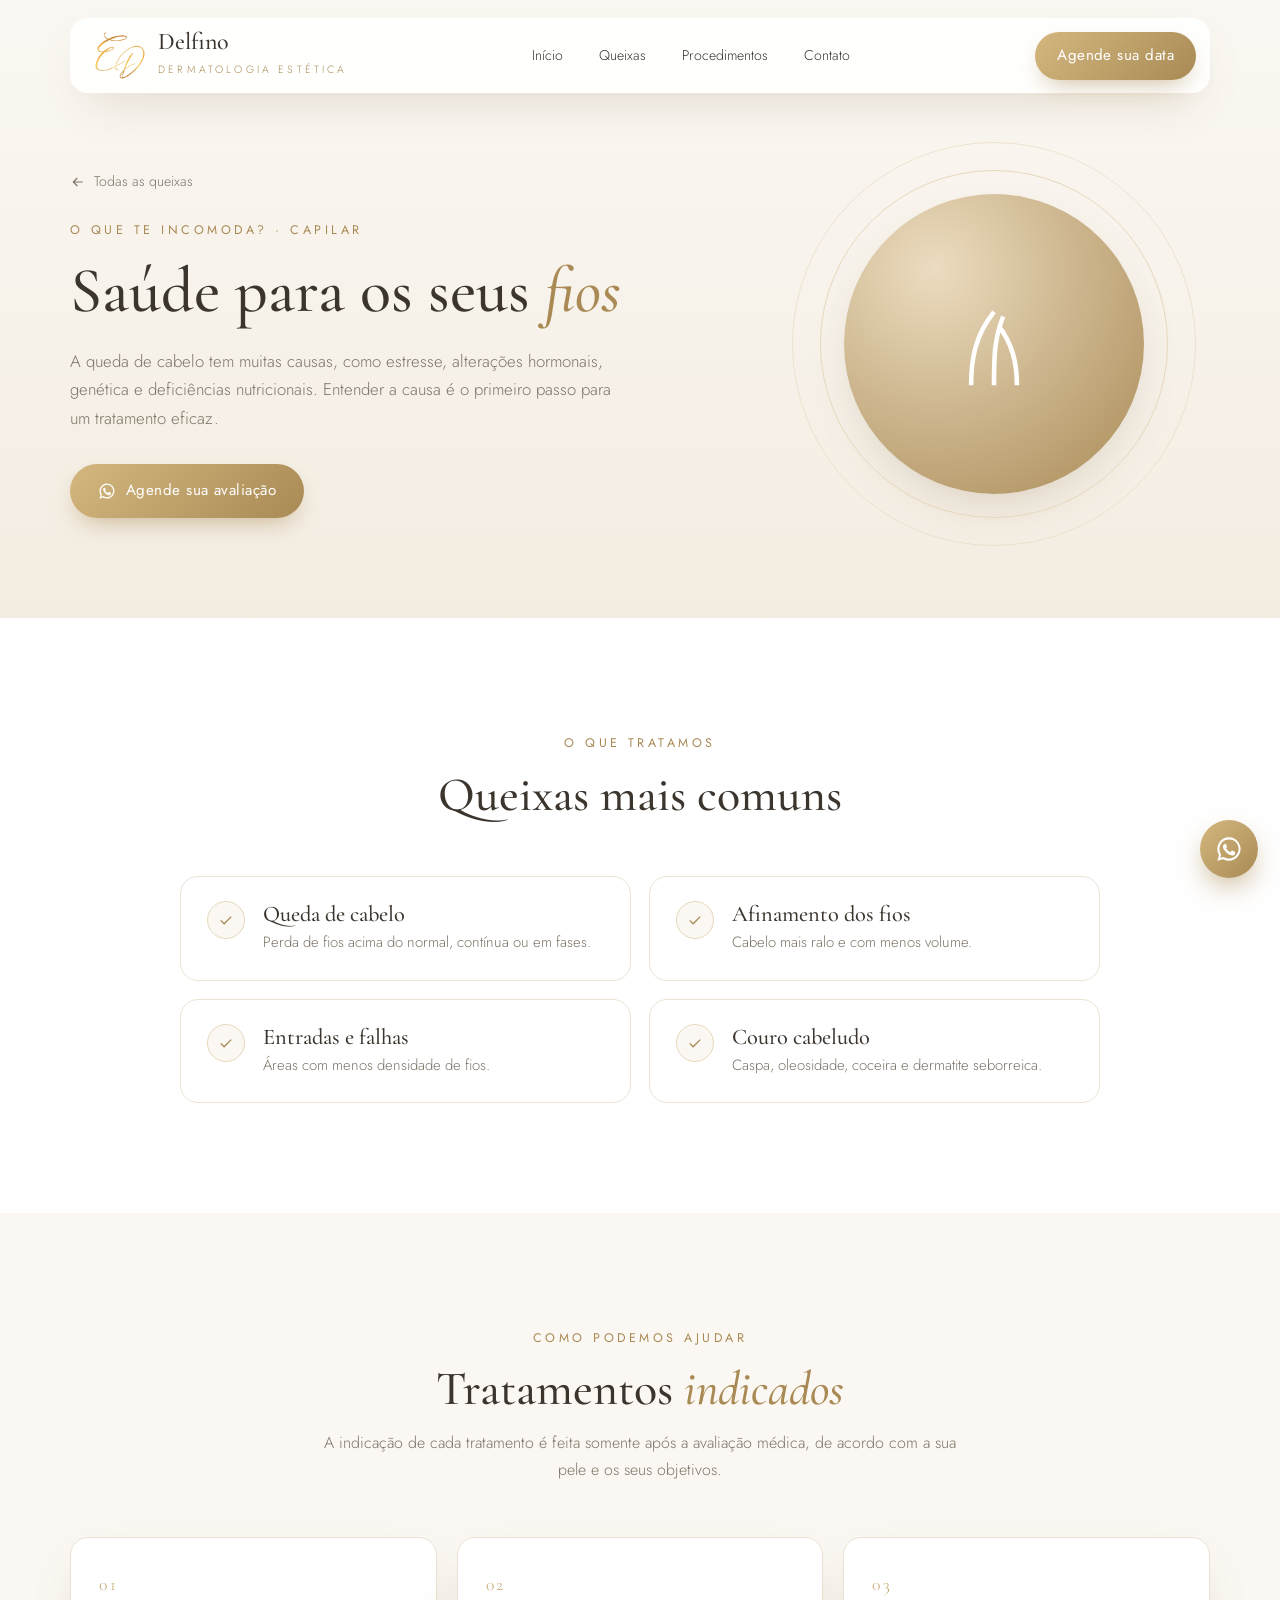
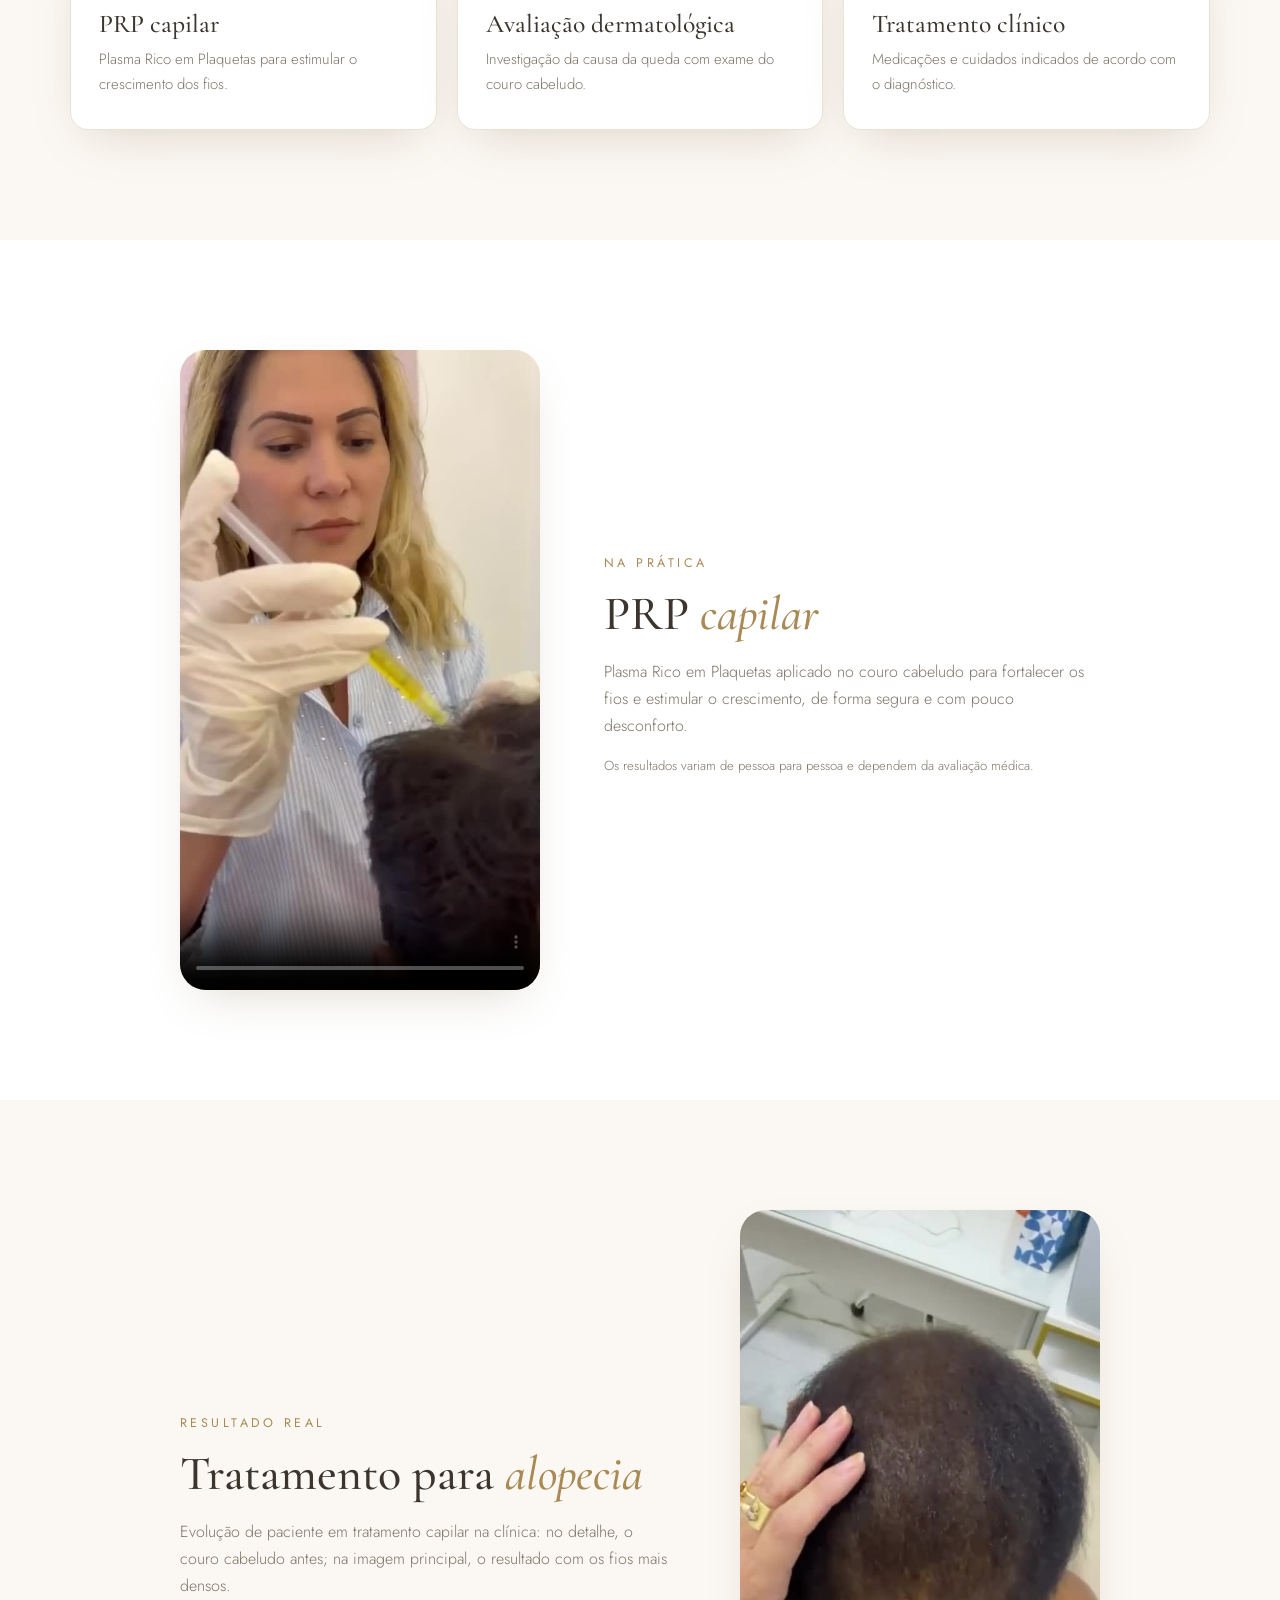
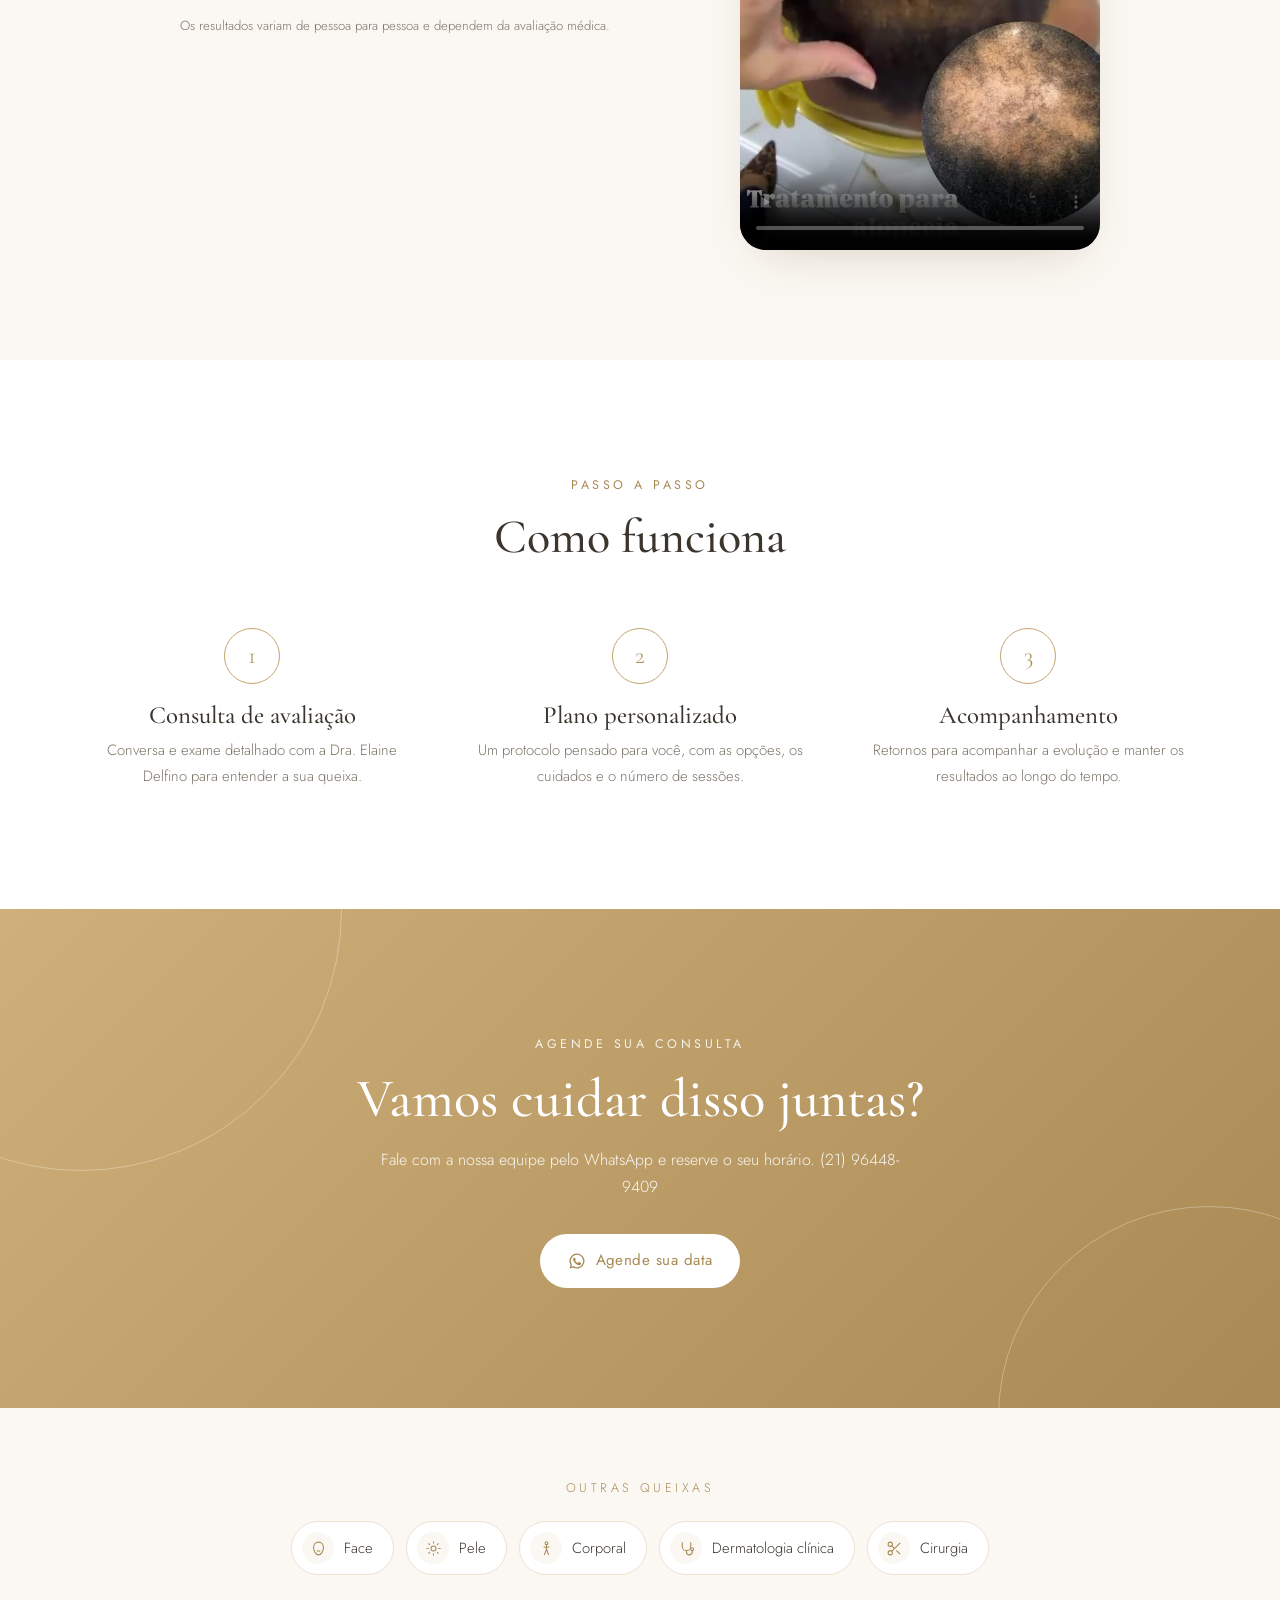
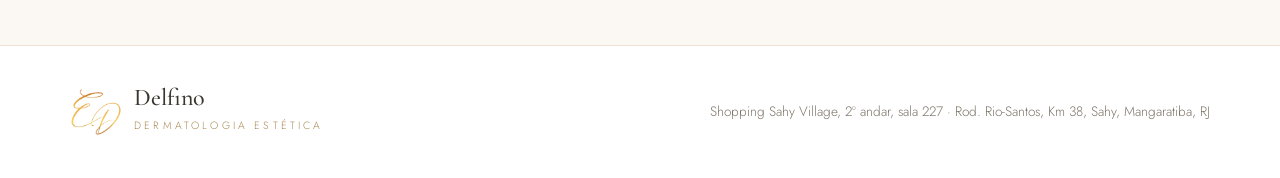
<file: capilar.html>
<!DOCTYPE html>
<html lang="pt-BR">
<head>
<meta charset="UTF-8">
<meta name="viewport" content="width=device-width, initial-scale=1.0">
<title>Capilar | Clínica Delfino</title>
<meta name="description" content="Saúde para os seus fios. Queda de cabelo, afinamento dos fios e couro cabeludo. Clínica Delfino, dermatologia em Mangaratiba, RJ.">
<link rel="icon" type="image/png" href="assets/logo.png">
<link rel="preconnect" href="https://fonts.googleapis.com">
<link rel="preconnect" href="https://fonts.gstatic.com" crossorigin>
<link href="https://fonts.googleapis.com/css2?family=Cormorant+Garamond:ital,wght@0,400;0,500;0,600;1,400&family=Jost:wght@300;400;500&display=swap" rel="stylesheet">
<link rel="stylesheet" href="assets/queixa.css">
</head>
<body>

<div class="header-wrap">
  <div class="container">
    <header class="header">
      <a href="./" class="logo" aria-label="Clínica Delfino">
        <img class="logo-img" src="assets/logo.png" alt="Logo Dra. Elaine Delfino">
        <span class="logo-text"><strong>Delfino</strong><span>Dermatologia Estética</span></span>
      </a>
      <nav class="nav">
        <a href="./">Início</a>
        <a href="./#queixas">Queixas</a>
        <a href="./#procedimentos">Procedimentos</a>
        <a href="./#contato">Contato</a>
      </nav>
      <a class="btn btn-gold" href="https://wa.me/5521964489409?text=Ol%C3%A1%21%20Vim%20pelo%20site%20da%20Cl%C3%ADnica%20Delfino%20e%20gostaria%20de%20tratar%20queda%20de%20cabelo." target="_blank" rel="noopener">Agende sua data</a>
    </header>
  </div>
</div>

<section class="hero">
  <div class="container hero-grid">
    <div class="hero-text reveal">
      <a class="back" href="./#queixas"><svg viewBox="0 0 24 24" fill="none" stroke="currentColor" stroke-width="1.8"><path d="M19 12H5M11 18l-6-6 6-6"/></svg>Todas as queixas</a>
      <span class="eyebrow">O que te incomoda? · Capilar</span>
      <h1>Saúde para os seus <span class="gold">fios</span></h1>
      <p>A queda de cabelo tem muitas causas, como estresse, alterações hormonais, genética e deficiências nutricionais. Entender a causa é o primeiro passo para um tratamento eficaz.</p>
      <a class="btn btn-gold" href="https://wa.me/5521964489409?text=Ol%C3%A1%21%20Vim%20pelo%20site%20da%20Cl%C3%ADnica%20Delfino%20e%20gostaria%20de%20tratar%20queda%20de%20cabelo." target="_blank" rel="noopener"><svg viewBox="0 0 24 24" fill="currentColor"><path d="M12 2a10 10 0 0 0-8.6 15.1L2 22l5-1.3A10 10 0 1 0 12 2zm0 18.2a8.2 8.2 0 0 1-4.2-1.2l-.3-.2-3 .8.8-2.9-.2-.3A8.2 8.2 0 1 1 12 20.2zm4.5-6.1c-.2-.1-1.5-.7-1.7-.8-.2-.1-.4-.1-.6.1l-.8 1c-.1.2-.3.2-.5.1a6.7 6.7 0 0 1-3.3-2.9c-.2-.4.2-.4.7-1.3.1-.2 0-.3 0-.4l-.8-1.8c-.2-.5-.4-.4-.6-.4h-.5a1 1 0 0 0-.7.3 3 3 0 0 0-.9 2.2 5.2 5.2 0 0 0 1.1 2.7 11.8 11.8 0 0 0 4.5 4c1.7.7 2.3.8 3.2.6.5-.1 1.5-.6 1.7-1.2.2-.6.2-1.1.2-1.2-.1-.1-.3-.2-.5-.3z"/></svg>Agende sua avaliação</a>
    </div>
    <div class="hero-visual reveal">
      <div class="ring"><svg viewBox="0 0 24 24" fill="none" stroke="currentColor" stroke-width="1"><path d="M7 21c0-6 1-11 5-16M12 21c0-6 0-10 2-15M17 21c0-5-1-9-4-13"/></svg></div>
    </div>
  </div>
</section>

<section class="section">
  <div class="container">
    <div class="section-head reveal">
      <span class="eyebrow">O que tratamos</span>
      <h2>Queixas mais comuns</h2>
    </div>
    <div class="items">
        <div class="item reveal"><span class="check"><svg viewBox="0 0 24 24" fill="none" stroke="currentColor" stroke-width="1.8"><path d="M5 12.5l4.5 4.5L19 7.5"/></svg></span><div><h3>Queda de cabelo</h3><p>Perda de fios acima do normal, contínua ou em fases.</p></div></div>
        <div class="item reveal"><span class="check"><svg viewBox="0 0 24 24" fill="none" stroke="currentColor" stroke-width="1.8"><path d="M5 12.5l4.5 4.5L19 7.5"/></svg></span><div><h3>Afinamento dos fios</h3><p>Cabelo mais ralo e com menos volume.</p></div></div>
        <div class="item reveal"><span class="check"><svg viewBox="0 0 24 24" fill="none" stroke="currentColor" stroke-width="1.8"><path d="M5 12.5l4.5 4.5L19 7.5"/></svg></span><div><h3>Entradas e falhas</h3><p>Áreas com menos densidade de fios.</p></div></div>
        <div class="item reveal"><span class="check"><svg viewBox="0 0 24 24" fill="none" stroke="currentColor" stroke-width="1.8"><path d="M5 12.5l4.5 4.5L19 7.5"/></svg></span><div><h3>Couro cabeludo</h3><p>Caspa, oleosidade, coceira e dermatite seborreica.</p></div></div>
    </div>
  </div>
</section>

<section class="section soft">
  <div class="container">
    <div class="section-head reveal">
      <span class="eyebrow">Como podemos ajudar</span>
      <h2>Tratamentos <span class="gold">indicados</span></h2>
      <p>A indicação de cada tratamento é feita somente após a avaliação médica, de acordo com a sua pele e os seus objetivos.</p>
    </div>
    <div class="treats">
        <div class="treat reveal"><span class="num">01</span><h3>PRP capilar</h3><p>Plasma Rico em Plaquetas para estimular o crescimento dos fios.</p></div>
        <div class="treat reveal"><span class="num">02</span><h3>Avaliação dermatológica</h3><p>Investigação da causa da queda com exame do couro cabeludo.</p></div>
        <div class="treat reveal"><span class="num">03</span><h3>Tratamento clínico</h3><p>Medicações e cuidados indicados de acordo com o diagnóstico.</p></div>
    </div>
  </div>
</section>

<section class="section">
  <div class="container video-grid">
    <div class="video-frame reveal">
      <video src="assets/video-prp-capilar.mp4" poster="assets/video-prp-capilar.jpg" autoplay muted loop playsinline controls preload="metadata"></video>
    </div>
    <div class="video-text reveal">
      <span class="eyebrow">Na prática</span>
      <h2>PRP <span class="gold">capilar</span></h2>
      <p>Plasma Rico em Plaquetas aplicado no couro cabeludo para fortalecer os fios e estimular o crescimento, de forma segura e com pouco desconforto.</p>
      <p class="note">Os resultados variam de pessoa para pessoa e dependem da avaliação médica.</p>
    </div>
  </div>
</section>

<section class="section soft">
  <div class="container video-grid reverse">
    <div class="video-frame reveal">
      <video src="assets/video-alopecia.mp4" poster="assets/video-alopecia.jpg" autoplay muted loop playsinline controls preload="metadata"></video>
    </div>
    <div class="video-text reveal">
      <span class="eyebrow">Resultado real</span>
      <h2>Tratamento para <span class="gold">alopecia</span></h2>
      <p>Evolução de paciente em tratamento capilar na clínica: no detalhe, o couro cabeludo antes; na imagem principal, o resultado com os fios mais densos.</p>
      <p class="note">Os resultados variam de pessoa para pessoa e dependem da avaliação médica.</p>
    </div>
  </div>
</section>

<section class="section">
  <div class="container">
    <div class="section-head reveal">
      <span class="eyebrow">Passo a passo</span>
      <h2>Como funciona</h2>
    </div>
    <div class="steps">
      <div class="step reveal"><span>1</span><h3>Consulta de avaliação</h3><p>Conversa e exame detalhado com a Dra. Elaine Delfino para entender a sua queixa.</p></div>
      <div class="step reveal"><span>2</span><h3>Plano personalizado</h3><p>Um protocolo pensado para você, com as opções, os cuidados e o número de sessões.</p></div>
      <div class="step reveal"><span>3</span><h3>Acompanhamento</h3><p>Retornos para acompanhar a evolução e manter os resultados ao longo do tempo.</p></div>
    </div>
  </div>
</section>

<section class="closing">
  <div class="container reveal">
    <span class="eyebrow">Agende sua consulta</span>
    <h2>Vamos cuidar disso juntas?</h2>
    <p>Fale com a nossa equipe pelo WhatsApp e reserve o seu horário. (21) 96448-9409</p>
    <a class="btn btn-white" href="https://wa.me/5521964489409?text=Ol%C3%A1%21%20Vim%20pelo%20site%20da%20Cl%C3%ADnica%20Delfino%20e%20gostaria%20de%20tratar%20queda%20de%20cabelo." target="_blank" rel="noopener"><svg viewBox="0 0 24 24" fill="currentColor"><path d="M12 2a10 10 0 0 0-8.6 15.1L2 22l5-1.3A10 10 0 1 0 12 2zm0 18.2a8.2 8.2 0 0 1-4.2-1.2l-.3-.2-3 .8.8-2.9-.2-.3A8.2 8.2 0 1 1 12 20.2zm4.5-6.1c-.2-.1-1.5-.7-1.7-.8-.2-.1-.4-.1-.6.1l-.8 1c-.1.2-.3.2-.5.1a6.7 6.7 0 0 1-3.3-2.9c-.2-.4.2-.4.7-1.3.1-.2 0-.3 0-.4l-.8-1.8c-.2-.5-.4-.4-.6-.4h-.5a1 1 0 0 0-.7.3 3 3 0 0 0-.9 2.2 5.2 5.2 0 0 0 1.1 2.7 11.8 11.8 0 0 0 4.5 4c1.7.7 2.3.8 3.2.6.5-.1 1.5-.6 1.7-1.2.2-.6.2-1.1.2-1.2-.1-.1-.3-.2-.5-.3z"/></svg>Agende sua data</a>
  </div>
</section>

<section class="others">
  <div class="container">
    <p class="others-title">Outras queixas</p>
    <div class="others-list">
        <a href="face"><span><svg viewBox="0 0 24 24" fill="none" stroke="currentColor" stroke-width="1.5"><path d="M12 3c4 0 7 3 7 7.5S16 21 12 21s-7-6-7-10.5S8 3 12 3z"/><path d="M9 10h.01M15 10h.01M9.5 15c1.5 1 3.5 1 5 0"/></svg></span>Face</a>
        <a href="pele"><span><svg viewBox="0 0 24 24" fill="none" stroke="currentColor" stroke-width="1.5"><circle cx="12" cy="12" r="3.5"/><path d="M12 2v3M12 19v3M2 12h3M19 12h3M4.9 4.9 7 7M17 17l2.1 2.1M4.9 19.1 7 17M17 7l2.1-2.1"/></svg></span>Pele</a>
        <a href="corporal"><span><svg viewBox="0 0 24 24" fill="none" stroke="currentColor" stroke-width="1.5"><circle cx="12" cy="4.5" r="2"/><path d="M12 7v6M8 9.5c2.5 1 5.5 1 8 0M12 13l-3 8M12 13l3 8"/></svg></span>Corporal</a>
        <a href="clinica"><span><svg viewBox="0 0 24 24" fill="none" stroke="currentColor" stroke-width="1.5"><path d="M6 3v6a6 6 0 0 0 12 0V3"/><path d="M12 15v2a4 4 0 0 0 8 0v-2"/><circle cx="20" cy="13" r="2"/></svg></span>Dermatologia clínica</a>
        <a href="cirurgia"><span><svg viewBox="0 0 24 24" fill="none" stroke="currentColor" stroke-width="1.5"><circle cx="6" cy="6" r="3"/><circle cx="6" cy="18" r="3"/><path d="M20 4 8.1 15.9M14.5 14.5 20 20M8.1 8.1 12 12"/></svg></span>Cirurgia</a>
    </div>
  </div>
</section>

<footer>
  <div class="container footer-grid">
    <a href="./" class="logo">
      <img class="logo-img" src="assets/logo.png" alt="Logo Dra. Elaine Delfino">
      <span class="logo-text"><strong>Delfino</strong><span>Dermatologia Estética</span></span>
    </a>
    <p>Shopping Sahy Village, 2º andar, sala 227 · Rod. Rio-Santos, Km 38, Sahy, Mangaratiba, RJ</p>
  </div>
</footer>

<a class="wa-float" href="https://wa.me/5521964489409?text=Ol%C3%A1%21%20Vim%20pelo%20site%20da%20Cl%C3%ADnica%20Delfino%20e%20gostaria%20de%20tratar%20queda%20de%20cabelo." target="_blank" rel="noopener" aria-label="Agende pelo WhatsApp"><svg viewBox="0 0 24 24" fill="currentColor"><path d="M12 2a10 10 0 0 0-8.6 15.1L2 22l5-1.3A10 10 0 1 0 12 2zm0 18.2a8.2 8.2 0 0 1-4.2-1.2l-.3-.2-3 .8.8-2.9-.2-.3A8.2 8.2 0 1 1 12 20.2zm4.5-6.1c-.2-.1-1.5-.7-1.7-.8-.2-.1-.4-.1-.6.1l-.8 1c-.1.2-.3.2-.5.1a6.7 6.7 0 0 1-3.3-2.9c-.2-.4.2-.4.7-1.3.1-.2 0-.3 0-.4l-.8-1.8c-.2-.5-.4-.4-.6-.4h-.5a1 1 0 0 0-.7.3 3 3 0 0 0-.9 2.2 5.2 5.2 0 0 0 1.1 2.7 11.8 11.8 0 0 0 4.5 4c1.7.7 2.3.8 3.2.6.5-.1 1.5-.6 1.7-1.2.2-.6.2-1.1.2-1.2-.1-.1-.3-.2-.5-.3z"/></svg></a>

<script>
  const io = new IntersectionObserver(entries => entries.forEach(e => {
    if (e.isIntersecting) { e.target.classList.add("in"); io.unobserve(e.target); }
  }), { threshold: .12 });
  document.querySelectorAll(".reveal").forEach(el => io.observe(el));
  const hw = document.querySelector(".header-wrap");
  addEventListener("scroll", () => hw.classList.toggle("scrolled", scrollY > 30), { passive: true });
</script>
</body>
</html>
</file>
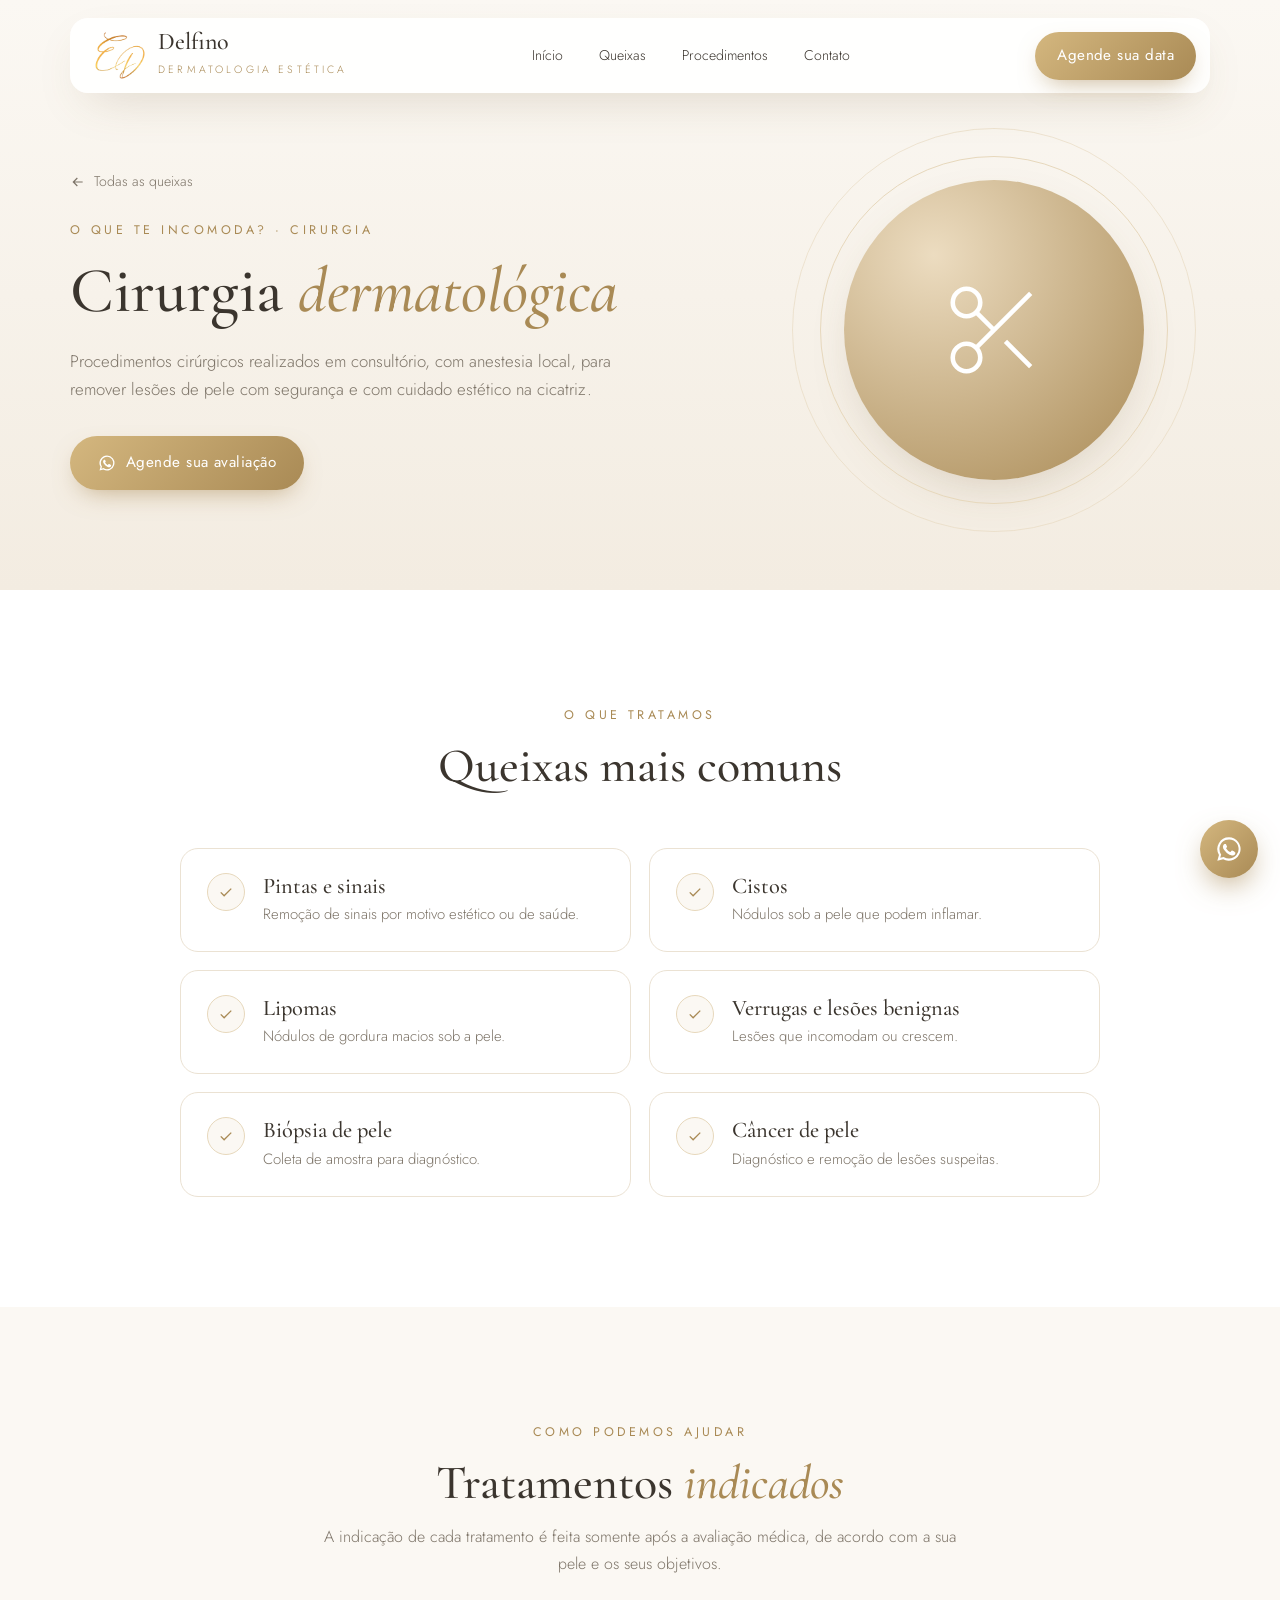
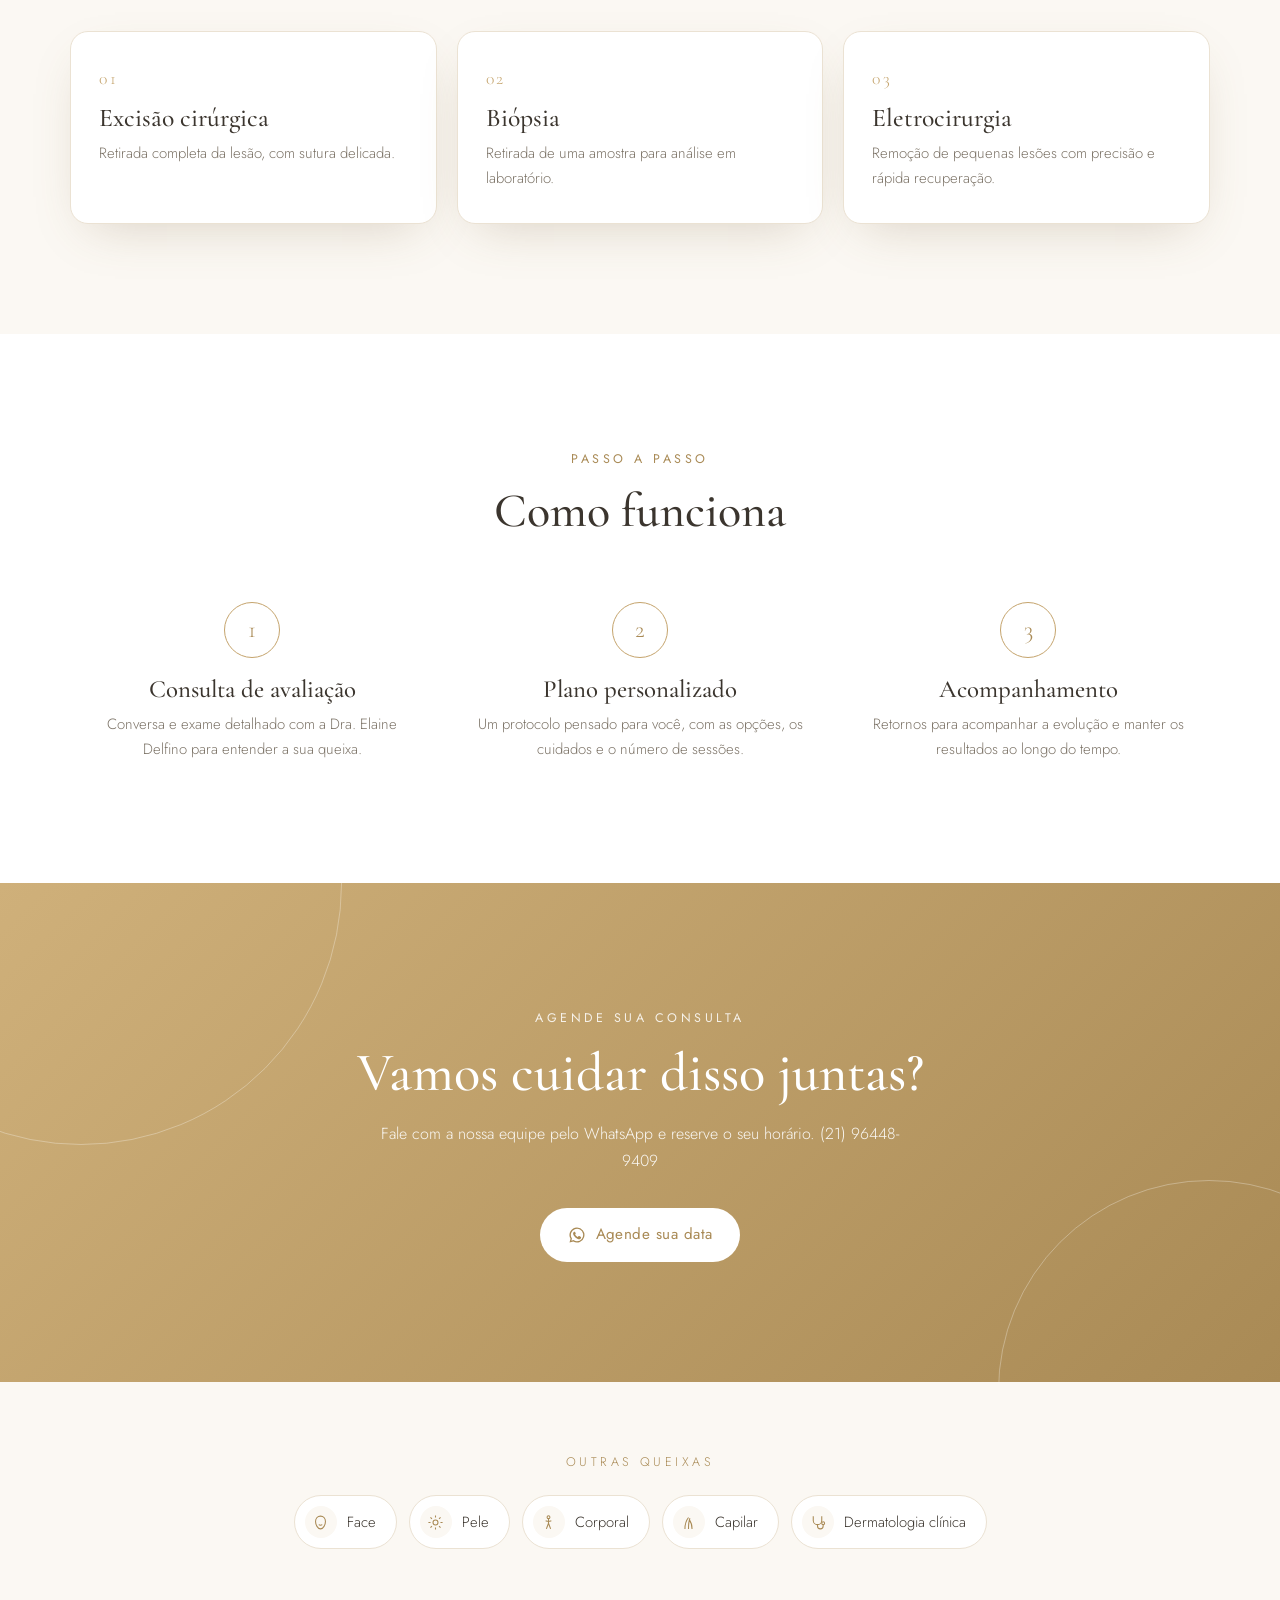
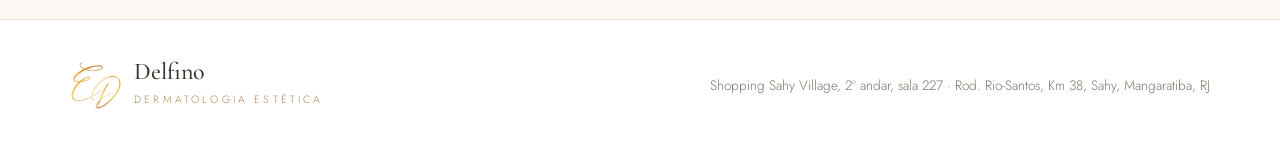
<file: cirurgia.html>
<!DOCTYPE html>
<html lang="pt-BR">
<head>
<meta charset="UTF-8">
<meta name="viewport" content="width=device-width, initial-scale=1.0">
<title>Cirurgia | Clínica Delfino</title>
<meta name="description" content="Cirurgia dermatológica. Remoção de pintas, cistos, lipomas e verrugas, e biópsias de pele. Clínica Delfino, dermatologia em Mangaratiba, RJ.">
<link rel="icon" type="image/png" href="assets/logo.png">
<link rel="preconnect" href="https://fonts.googleapis.com">
<link rel="preconnect" href="https://fonts.gstatic.com" crossorigin>
<link href="https://fonts.googleapis.com/css2?family=Cormorant+Garamond:ital,wght@0,400;0,500;0,600;1,400&family=Jost:wght@300;400;500&display=swap" rel="stylesheet">
<link rel="stylesheet" href="assets/queixa.css">
</head>
<body>

<div class="header-wrap">
  <div class="container">
    <header class="header">
      <a href="./" class="logo" aria-label="Clínica Delfino">
        <img class="logo-img" src="assets/logo.png" alt="Logo Dra. Elaine Delfino">
        <span class="logo-text"><strong>Delfino</strong><span>Dermatologia Estética</span></span>
      </a>
      <nav class="nav">
        <a href="./">Início</a>
        <a href="./#queixas">Queixas</a>
        <a href="./#procedimentos">Procedimentos</a>
        <a href="./#contato">Contato</a>
      </nav>
      <a class="btn btn-gold" href="https://wa.me/5521964489409?text=Ol%C3%A1%21%20Vim%20pelo%20site%20da%20Cl%C3%ADnica%20Delfino%20e%20gostaria%20de%20tratar%20uma%20cirurgia%20dermatol%C3%B3gica." target="_blank" rel="noopener">Agende sua data</a>
    </header>
  </div>
</div>

<section class="hero">
  <div class="container hero-grid">
    <div class="hero-text reveal">
      <a class="back" href="./#queixas"><svg viewBox="0 0 24 24" fill="none" stroke="currentColor" stroke-width="1.8"><path d="M19 12H5M11 18l-6-6 6-6"/></svg>Todas as queixas</a>
      <span class="eyebrow">O que te incomoda? · Cirurgia</span>
      <h1>Cirurgia <span class="gold">dermatológica</span></h1>
      <p>Procedimentos cirúrgicos realizados em consultório, com anestesia local, para remover lesões de pele com segurança e com cuidado estético na cicatriz.</p>
      <a class="btn btn-gold" href="https://wa.me/5521964489409?text=Ol%C3%A1%21%20Vim%20pelo%20site%20da%20Cl%C3%ADnica%20Delfino%20e%20gostaria%20de%20tratar%20uma%20cirurgia%20dermatol%C3%B3gica." target="_blank" rel="noopener"><svg viewBox="0 0 24 24" fill="currentColor"><path d="M12 2a10 10 0 0 0-8.6 15.1L2 22l5-1.3A10 10 0 1 0 12 2zm0 18.2a8.2 8.2 0 0 1-4.2-1.2l-.3-.2-3 .8.8-2.9-.2-.3A8.2 8.2 0 1 1 12 20.2zm4.5-6.1c-.2-.1-1.5-.7-1.7-.8-.2-.1-.4-.1-.6.1l-.8 1c-.1.2-.3.2-.5.1a6.7 6.7 0 0 1-3.3-2.9c-.2-.4.2-.4.7-1.3.1-.2 0-.3 0-.4l-.8-1.8c-.2-.5-.4-.4-.6-.4h-.5a1 1 0 0 0-.7.3 3 3 0 0 0-.9 2.2 5.2 5.2 0 0 0 1.1 2.7 11.8 11.8 0 0 0 4.5 4c1.7.7 2.3.8 3.2.6.5-.1 1.5-.6 1.7-1.2.2-.6.2-1.1.2-1.2-.1-.1-.3-.2-.5-.3z"/></svg>Agende sua avaliação</a>
    </div>
    <div class="hero-visual reveal">
      <div class="ring"><svg viewBox="0 0 24 24" fill="none" stroke="currentColor" stroke-width="1"><circle cx="6" cy="6" r="3"/><circle cx="6" cy="18" r="3"/><path d="M20 4 8.1 15.9M14.5 14.5 20 20M8.1 8.1 12 12"/></svg></div>
    </div>
  </div>
</section>

<section class="section">
  <div class="container">
    <div class="section-head reveal">
      <span class="eyebrow">O que tratamos</span>
      <h2>Queixas mais comuns</h2>
    </div>
    <div class="items">
        <div class="item reveal"><span class="check"><svg viewBox="0 0 24 24" fill="none" stroke="currentColor" stroke-width="1.8"><path d="M5 12.5l4.5 4.5L19 7.5"/></svg></span><div><h3>Pintas e sinais</h3><p>Remoção de sinais por motivo estético ou de saúde.</p></div></div>
        <div class="item reveal"><span class="check"><svg viewBox="0 0 24 24" fill="none" stroke="currentColor" stroke-width="1.8"><path d="M5 12.5l4.5 4.5L19 7.5"/></svg></span><div><h3>Cistos</h3><p>Nódulos sob a pele que podem inflamar.</p></div></div>
        <div class="item reveal"><span class="check"><svg viewBox="0 0 24 24" fill="none" stroke="currentColor" stroke-width="1.8"><path d="M5 12.5l4.5 4.5L19 7.5"/></svg></span><div><h3>Lipomas</h3><p>Nódulos de gordura macios sob a pele.</p></div></div>
        <div class="item reveal"><span class="check"><svg viewBox="0 0 24 24" fill="none" stroke="currentColor" stroke-width="1.8"><path d="M5 12.5l4.5 4.5L19 7.5"/></svg></span><div><h3>Verrugas e lesões benignas</h3><p>Lesões que incomodam ou crescem.</p></div></div>
        <div class="item reveal"><span class="check"><svg viewBox="0 0 24 24" fill="none" stroke="currentColor" stroke-width="1.8"><path d="M5 12.5l4.5 4.5L19 7.5"/></svg></span><div><h3>Biópsia de pele</h3><p>Coleta de amostra para diagnóstico.</p></div></div>
        <div class="item reveal"><span class="check"><svg viewBox="0 0 24 24" fill="none" stroke="currentColor" stroke-width="1.8"><path d="M5 12.5l4.5 4.5L19 7.5"/></svg></span><div><h3>Câncer de pele</h3><p>Diagnóstico e remoção de lesões suspeitas.</p></div></div>
    </div>
  </div>
</section>

<section class="section soft">
  <div class="container">
    <div class="section-head reveal">
      <span class="eyebrow">Como podemos ajudar</span>
      <h2>Tratamentos <span class="gold">indicados</span></h2>
      <p>A indicação de cada tratamento é feita somente após a avaliação médica, de acordo com a sua pele e os seus objetivos.</p>
    </div>
    <div class="treats">
        <div class="treat reveal"><span class="num">01</span><h3>Excisão cirúrgica</h3><p>Retirada completa da lesão, com sutura delicada.</p></div>
        <div class="treat reveal"><span class="num">02</span><h3>Biópsia</h3><p>Retirada de uma amostra para análise em laboratório.</p></div>
        <div class="treat reveal"><span class="num">03</span><h3>Eletrocirurgia</h3><p>Remoção de pequenas lesões com precisão e rápida recuperação.</p></div>
    </div>
  </div>
</section>

<section class="section">
  <div class="container">
    <div class="section-head reveal">
      <span class="eyebrow">Passo a passo</span>
      <h2>Como funciona</h2>
    </div>
    <div class="steps">
      <div class="step reveal"><span>1</span><h3>Consulta de avaliação</h3><p>Conversa e exame detalhado com a Dra. Elaine Delfino para entender a sua queixa.</p></div>
      <div class="step reveal"><span>2</span><h3>Plano personalizado</h3><p>Um protocolo pensado para você, com as opções, os cuidados e o número de sessões.</p></div>
      <div class="step reveal"><span>3</span><h3>Acompanhamento</h3><p>Retornos para acompanhar a evolução e manter os resultados ao longo do tempo.</p></div>
    </div>
  </div>
</section>

<section class="closing">
  <div class="container reveal">
    <span class="eyebrow">Agende sua consulta</span>
    <h2>Vamos cuidar disso juntas?</h2>
    <p>Fale com a nossa equipe pelo WhatsApp e reserve o seu horário. (21) 96448-9409</p>
    <a class="btn btn-white" href="https://wa.me/5521964489409?text=Ol%C3%A1%21%20Vim%20pelo%20site%20da%20Cl%C3%ADnica%20Delfino%20e%20gostaria%20de%20tratar%20uma%20cirurgia%20dermatol%C3%B3gica." target="_blank" rel="noopener"><svg viewBox="0 0 24 24" fill="currentColor"><path d="M12 2a10 10 0 0 0-8.6 15.1L2 22l5-1.3A10 10 0 1 0 12 2zm0 18.2a8.2 8.2 0 0 1-4.2-1.2l-.3-.2-3 .8.8-2.9-.2-.3A8.2 8.2 0 1 1 12 20.2zm4.5-6.1c-.2-.1-1.5-.7-1.7-.8-.2-.1-.4-.1-.6.1l-.8 1c-.1.2-.3.2-.5.1a6.7 6.7 0 0 1-3.3-2.9c-.2-.4.2-.4.7-1.3.1-.2 0-.3 0-.4l-.8-1.8c-.2-.5-.4-.4-.6-.4h-.5a1 1 0 0 0-.7.3 3 3 0 0 0-.9 2.2 5.2 5.2 0 0 0 1.1 2.7 11.8 11.8 0 0 0 4.5 4c1.7.7 2.3.8 3.2.6.5-.1 1.5-.6 1.7-1.2.2-.6.2-1.1.2-1.2-.1-.1-.3-.2-.5-.3z"/></svg>Agende sua data</a>
  </div>
</section>

<section class="others">
  <div class="container">
    <p class="others-title">Outras queixas</p>
    <div class="others-list">
        <a href="face"><span><svg viewBox="0 0 24 24" fill="none" stroke="currentColor" stroke-width="1.5"><path d="M12 3c4 0 7 3 7 7.5S16 21 12 21s-7-6-7-10.5S8 3 12 3z"/><path d="M9 10h.01M15 10h.01M9.5 15c1.5 1 3.5 1 5 0"/></svg></span>Face</a>
        <a href="pele"><span><svg viewBox="0 0 24 24" fill="none" stroke="currentColor" stroke-width="1.5"><circle cx="12" cy="12" r="3.5"/><path d="M12 2v3M12 19v3M2 12h3M19 12h3M4.9 4.9 7 7M17 17l2.1 2.1M4.9 19.1 7 17M17 7l2.1-2.1"/></svg></span>Pele</a>
        <a href="corporal"><span><svg viewBox="0 0 24 24" fill="none" stroke="currentColor" stroke-width="1.5"><circle cx="12" cy="4.5" r="2"/><path d="M12 7v6M8 9.5c2.5 1 5.5 1 8 0M12 13l-3 8M12 13l3 8"/></svg></span>Corporal</a>
        <a href="capilar"><span><svg viewBox="0 0 24 24" fill="none" stroke="currentColor" stroke-width="1.5"><path d="M7 21c0-6 1-11 5-16M12 21c0-6 0-10 2-15M17 21c0-5-1-9-4-13"/></svg></span>Capilar</a>
        <a href="clinica"><span><svg viewBox="0 0 24 24" fill="none" stroke="currentColor" stroke-width="1.5"><path d="M6 3v6a6 6 0 0 0 12 0V3"/><path d="M12 15v2a4 4 0 0 0 8 0v-2"/><circle cx="20" cy="13" r="2"/></svg></span>Dermatologia clínica</a>
    </div>
  </div>
</section>

<footer>
  <div class="container footer-grid">
    <a href="./" class="logo">
      <img class="logo-img" src="assets/logo.png" alt="Logo Dra. Elaine Delfino">
      <span class="logo-text"><strong>Delfino</strong><span>Dermatologia Estética</span></span>
    </a>
    <p>Shopping Sahy Village, 2º andar, sala 227 · Rod. Rio-Santos, Km 38, Sahy, Mangaratiba, RJ</p>
  </div>
</footer>

<a class="wa-float" href="https://wa.me/5521964489409?text=Ol%C3%A1%21%20Vim%20pelo%20site%20da%20Cl%C3%ADnica%20Delfino%20e%20gostaria%20de%20tratar%20uma%20cirurgia%20dermatol%C3%B3gica." target="_blank" rel="noopener" aria-label="Agende pelo WhatsApp"><svg viewBox="0 0 24 24" fill="currentColor"><path d="M12 2a10 10 0 0 0-8.6 15.1L2 22l5-1.3A10 10 0 1 0 12 2zm0 18.2a8.2 8.2 0 0 1-4.2-1.2l-.3-.2-3 .8.8-2.9-.2-.3A8.2 8.2 0 1 1 12 20.2zm4.5-6.1c-.2-.1-1.5-.7-1.7-.8-.2-.1-.4-.1-.6.1l-.8 1c-.1.2-.3.2-.5.1a6.7 6.7 0 0 1-3.3-2.9c-.2-.4.2-.4.7-1.3.1-.2 0-.3 0-.4l-.8-1.8c-.2-.5-.4-.4-.6-.4h-.5a1 1 0 0 0-.7.3 3 3 0 0 0-.9 2.2 5.2 5.2 0 0 0 1.1 2.7 11.8 11.8 0 0 0 4.5 4c1.7.7 2.3.8 3.2.6.5-.1 1.5-.6 1.7-1.2.2-.6.2-1.1.2-1.2-.1-.1-.3-.2-.5-.3z"/></svg></a>

<script>
  const io = new IntersectionObserver(entries => entries.forEach(e => {
    if (e.isIntersecting) { e.target.classList.add("in"); io.unobserve(e.target); }
  }), { threshold: .12 });
  document.querySelectorAll(".reveal").forEach(el => io.observe(el));
  const hw = document.querySelector(".header-wrap");
  addEventListener("scroll", () => hw.classList.toggle("scrolled", scrollY > 30), { passive: true });
</script>
</body>
</html>
</file>
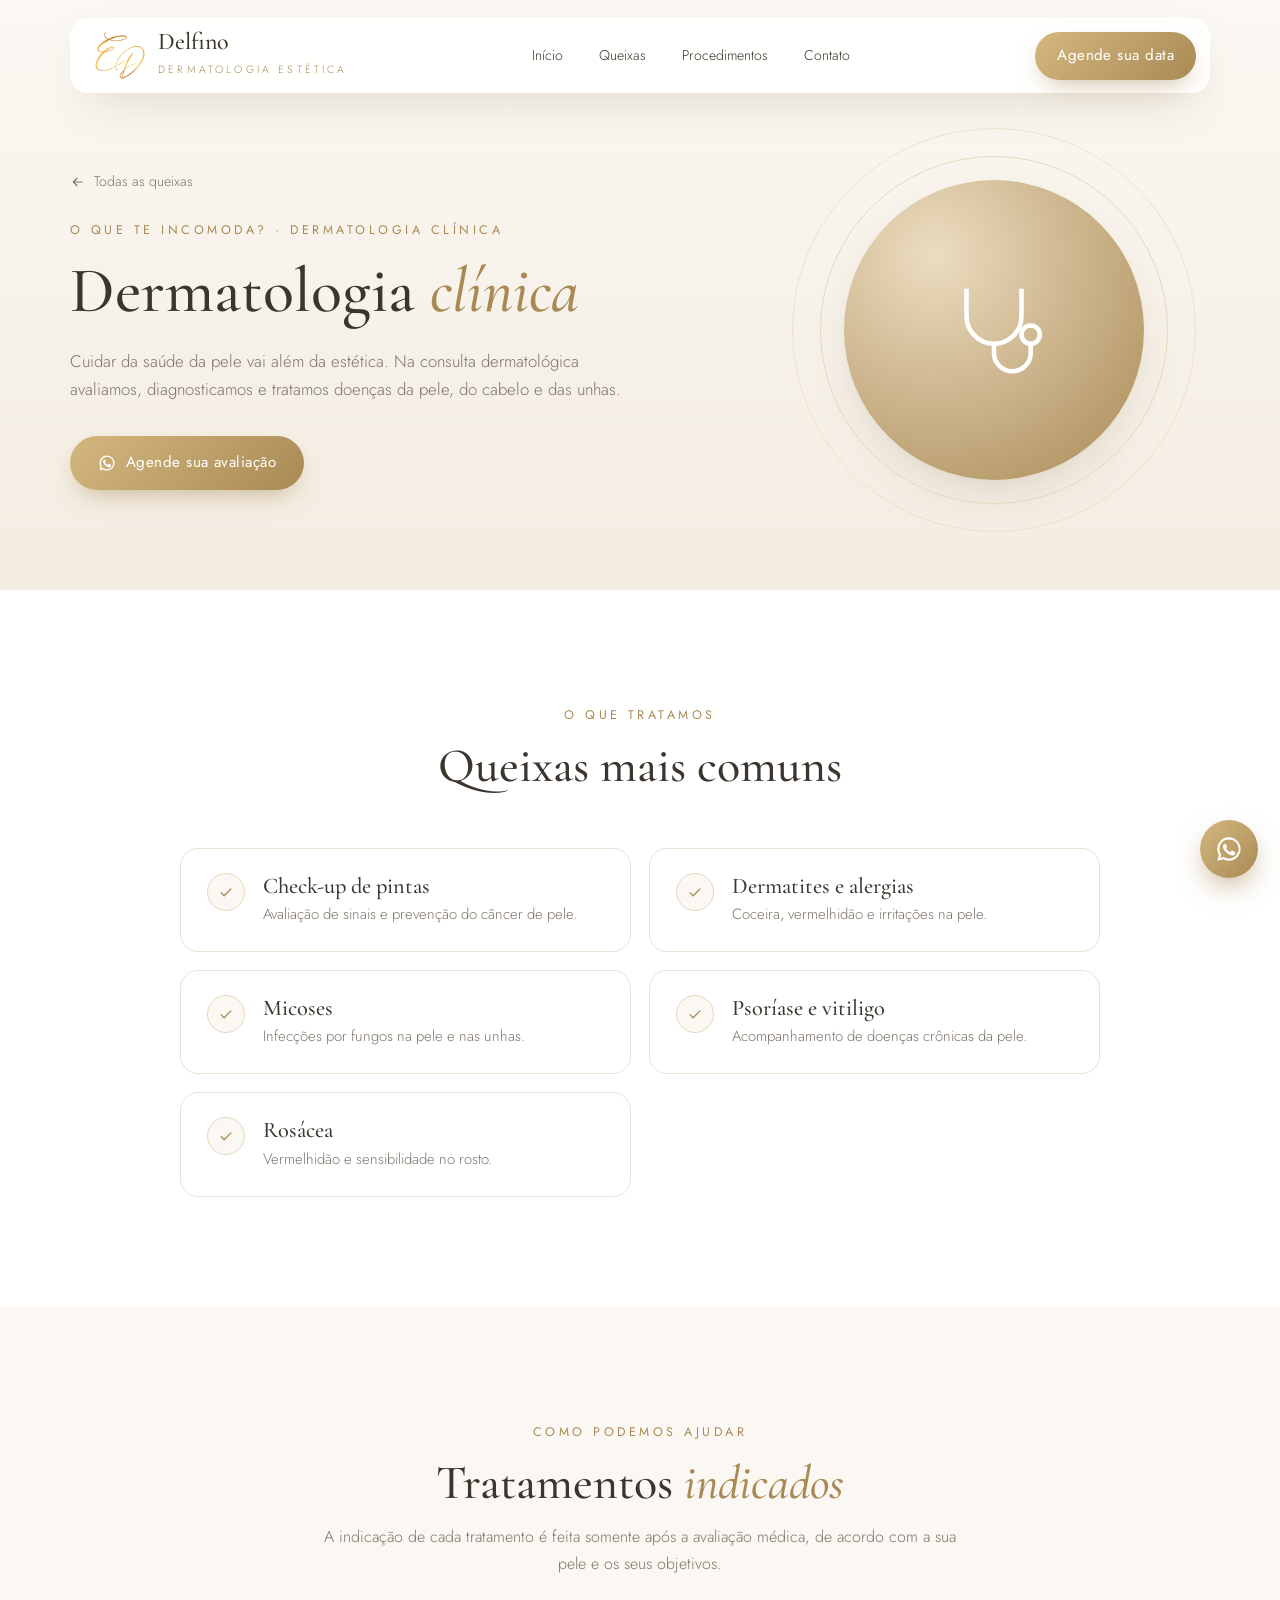
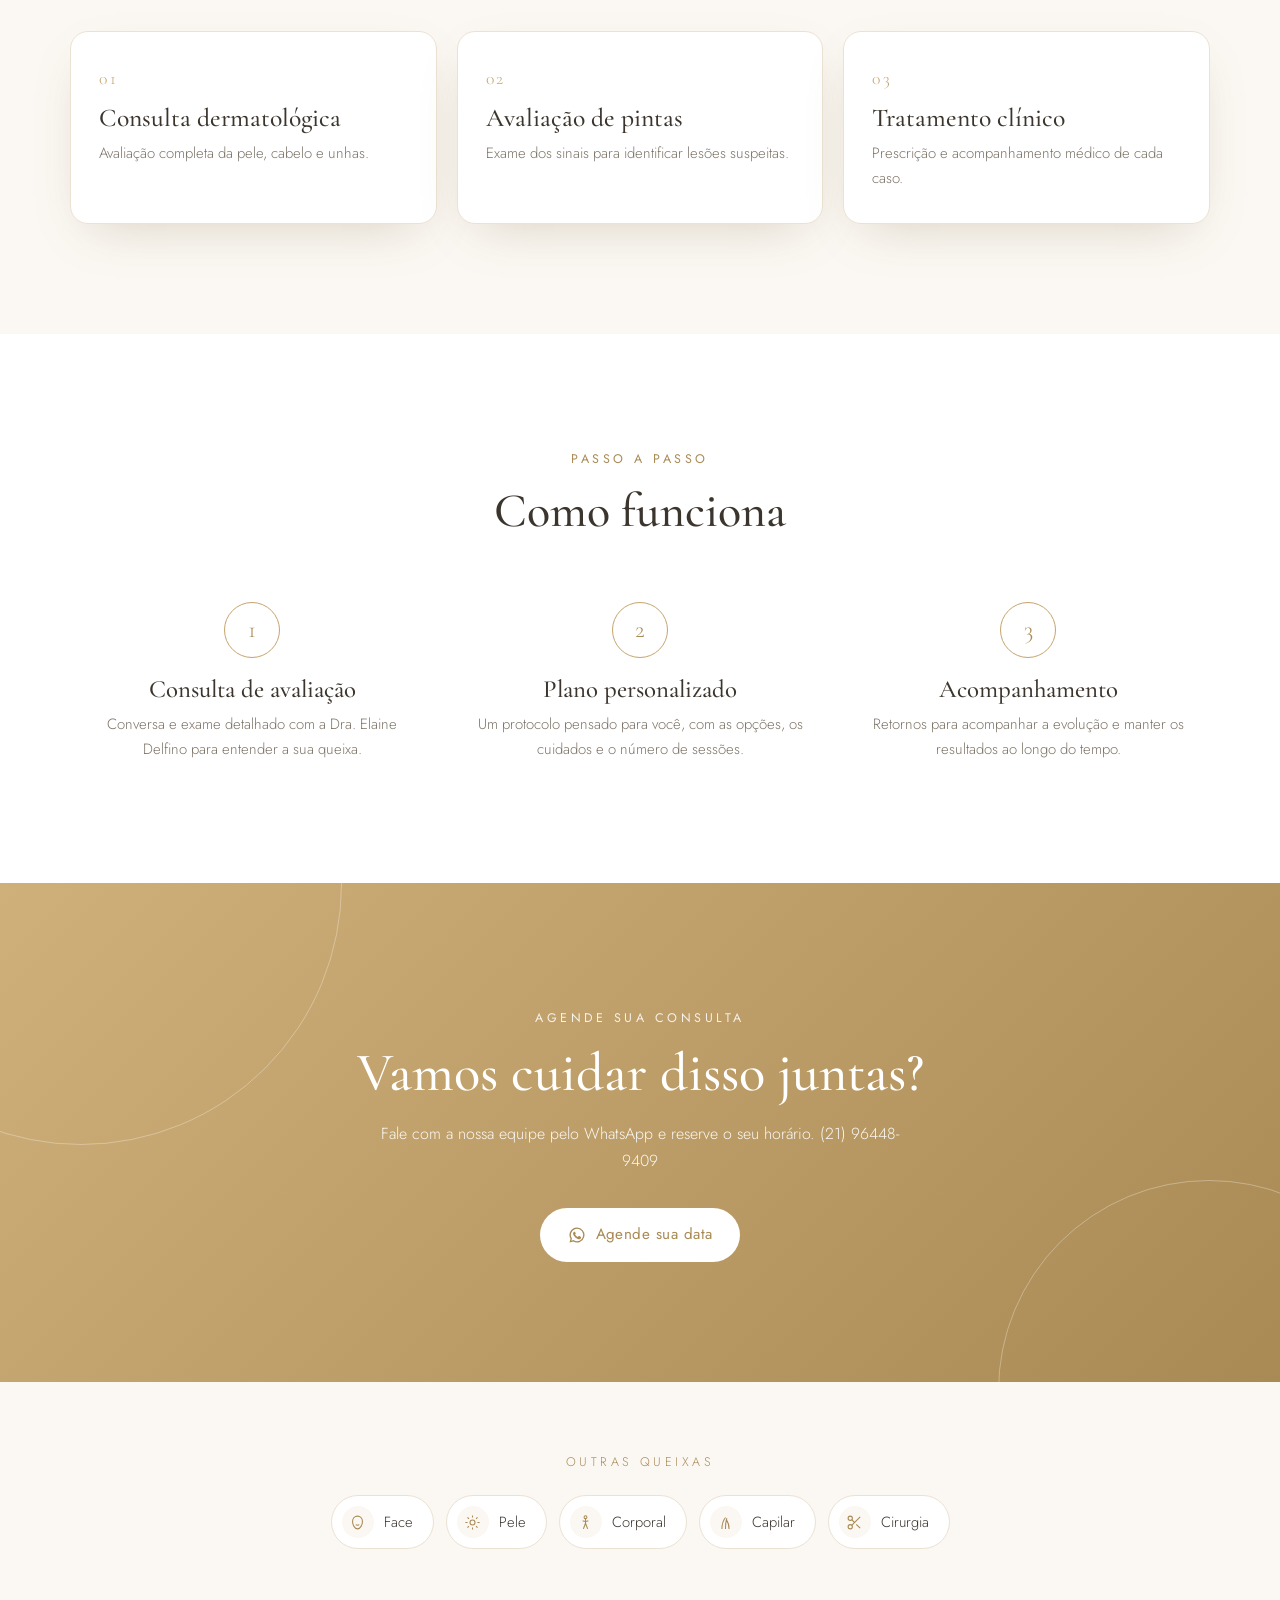
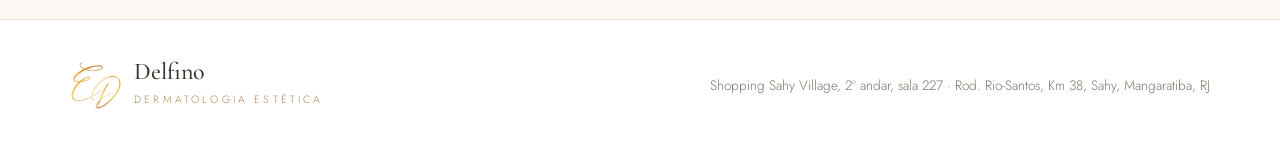
<file: clinica.html>
<!DOCTYPE html>
<html lang="pt-BR">
<head>
<meta charset="UTF-8">
<meta name="viewport" content="width=device-width, initial-scale=1.0">
<title>Dermatologia clínica | Clínica Delfino</title>
<meta name="description" content="Dermatologia clínica. Consulta dermatológica: dermatites, alergias, micoses e check-up de pintas. Clínica Delfino, dermatologia em Mangaratiba, RJ.">
<link rel="icon" type="image/png" href="assets/logo.png">
<link rel="preconnect" href="https://fonts.googleapis.com">
<link rel="preconnect" href="https://fonts.gstatic.com" crossorigin>
<link href="https://fonts.googleapis.com/css2?family=Cormorant+Garamond:ital,wght@0,400;0,500;0,600;1,400&family=Jost:wght@300;400;500&display=swap" rel="stylesheet">
<link rel="stylesheet" href="assets/queixa.css">
</head>
<body>

<div class="header-wrap">
  <div class="container">
    <header class="header">
      <a href="./" class="logo" aria-label="Clínica Delfino">
        <img class="logo-img" src="assets/logo.png" alt="Logo Dra. Elaine Delfino">
        <span class="logo-text"><strong>Delfino</strong><span>Dermatologia Estética</span></span>
      </a>
      <nav class="nav">
        <a href="./">Início</a>
        <a href="./#queixas">Queixas</a>
        <a href="./#procedimentos">Procedimentos</a>
        <a href="./#contato">Contato</a>
      </nav>
      <a class="btn btn-gold" href="https://wa.me/5521964489409?text=Ol%C3%A1%21%20Vim%20pelo%20site%20da%20Cl%C3%ADnica%20Delfino%20e%20gostaria%20de%20tratar%20uma%20consulta%20dermatol%C3%B3gica." target="_blank" rel="noopener">Agende sua data</a>
    </header>
  </div>
</div>

<section class="hero">
  <div class="container hero-grid">
    <div class="hero-text reveal">
      <a class="back" href="./#queixas"><svg viewBox="0 0 24 24" fill="none" stroke="currentColor" stroke-width="1.8"><path d="M19 12H5M11 18l-6-6 6-6"/></svg>Todas as queixas</a>
      <span class="eyebrow">O que te incomoda? · Dermatologia clínica</span>
      <h1>Dermatologia <span class="gold">clínica</span></h1>
      <p>Cuidar da saúde da pele vai além da estética. Na consulta dermatológica avaliamos, diagnosticamos e tratamos doenças da pele, do cabelo e das unhas.</p>
      <a class="btn btn-gold" href="https://wa.me/5521964489409?text=Ol%C3%A1%21%20Vim%20pelo%20site%20da%20Cl%C3%ADnica%20Delfino%20e%20gostaria%20de%20tratar%20uma%20consulta%20dermatol%C3%B3gica." target="_blank" rel="noopener"><svg viewBox="0 0 24 24" fill="currentColor"><path d="M12 2a10 10 0 0 0-8.6 15.1L2 22l5-1.3A10 10 0 1 0 12 2zm0 18.2a8.2 8.2 0 0 1-4.2-1.2l-.3-.2-3 .8.8-2.9-.2-.3A8.2 8.2 0 1 1 12 20.2zm4.5-6.1c-.2-.1-1.5-.7-1.7-.8-.2-.1-.4-.1-.6.1l-.8 1c-.1.2-.3.2-.5.1a6.7 6.7 0 0 1-3.3-2.9c-.2-.4.2-.4.7-1.3.1-.2 0-.3 0-.4l-.8-1.8c-.2-.5-.4-.4-.6-.4h-.5a1 1 0 0 0-.7.3 3 3 0 0 0-.9 2.2 5.2 5.2 0 0 0 1.1 2.7 11.8 11.8 0 0 0 4.5 4c1.7.7 2.3.8 3.2.6.5-.1 1.5-.6 1.7-1.2.2-.6.2-1.1.2-1.2-.1-.1-.3-.2-.5-.3z"/></svg>Agende sua avaliação</a>
    </div>
    <div class="hero-visual reveal">
      <div class="ring"><svg viewBox="0 0 24 24" fill="none" stroke="currentColor" stroke-width="1"><path d="M6 3v6a6 6 0 0 0 12 0V3"/><path d="M12 15v2a4 4 0 0 0 8 0v-2"/><circle cx="20" cy="13" r="2"/></svg></div>
    </div>
  </div>
</section>

<section class="section">
  <div class="container">
    <div class="section-head reveal">
      <span class="eyebrow">O que tratamos</span>
      <h2>Queixas mais comuns</h2>
    </div>
    <div class="items">
        <div class="item reveal"><span class="check"><svg viewBox="0 0 24 24" fill="none" stroke="currentColor" stroke-width="1.8"><path d="M5 12.5l4.5 4.5L19 7.5"/></svg></span><div><h3>Check-up de pintas</h3><p>Avaliação de sinais e prevenção do câncer de pele.</p></div></div>
        <div class="item reveal"><span class="check"><svg viewBox="0 0 24 24" fill="none" stroke="currentColor" stroke-width="1.8"><path d="M5 12.5l4.5 4.5L19 7.5"/></svg></span><div><h3>Dermatites e alergias</h3><p>Coceira, vermelhidão e irritações na pele.</p></div></div>
        <div class="item reveal"><span class="check"><svg viewBox="0 0 24 24" fill="none" stroke="currentColor" stroke-width="1.8"><path d="M5 12.5l4.5 4.5L19 7.5"/></svg></span><div><h3>Micoses</h3><p>Infecções por fungos na pele e nas unhas.</p></div></div>
        <div class="item reveal"><span class="check"><svg viewBox="0 0 24 24" fill="none" stroke="currentColor" stroke-width="1.8"><path d="M5 12.5l4.5 4.5L19 7.5"/></svg></span><div><h3>Psoríase e vitiligo</h3><p>Acompanhamento de doenças crônicas da pele.</p></div></div>
        <div class="item reveal"><span class="check"><svg viewBox="0 0 24 24" fill="none" stroke="currentColor" stroke-width="1.8"><path d="M5 12.5l4.5 4.5L19 7.5"/></svg></span><div><h3>Rosácea</h3><p>Vermelhidão e sensibilidade no rosto.</p></div></div>
    </div>
  </div>
</section>

<section class="section soft">
  <div class="container">
    <div class="section-head reveal">
      <span class="eyebrow">Como podemos ajudar</span>
      <h2>Tratamentos <span class="gold">indicados</span></h2>
      <p>A indicação de cada tratamento é feita somente após a avaliação médica, de acordo com a sua pele e os seus objetivos.</p>
    </div>
    <div class="treats">
        <div class="treat reveal"><span class="num">01</span><h3>Consulta dermatológica</h3><p>Avaliação completa da pele, cabelo e unhas.</p></div>
        <div class="treat reveal"><span class="num">02</span><h3>Avaliação de pintas</h3><p>Exame dos sinais para identificar lesões suspeitas.</p></div>
        <div class="treat reveal"><span class="num">03</span><h3>Tratamento clínico</h3><p>Prescrição e acompanhamento médico de cada caso.</p></div>
    </div>
  </div>
</section>

<section class="section">
  <div class="container">
    <div class="section-head reveal">
      <span class="eyebrow">Passo a passo</span>
      <h2>Como funciona</h2>
    </div>
    <div class="steps">
      <div class="step reveal"><span>1</span><h3>Consulta de avaliação</h3><p>Conversa e exame detalhado com a Dra. Elaine Delfino para entender a sua queixa.</p></div>
      <div class="step reveal"><span>2</span><h3>Plano personalizado</h3><p>Um protocolo pensado para você, com as opções, os cuidados e o número de sessões.</p></div>
      <div class="step reveal"><span>3</span><h3>Acompanhamento</h3><p>Retornos para acompanhar a evolução e manter os resultados ao longo do tempo.</p></div>
    </div>
  </div>
</section>

<section class="closing">
  <div class="container reveal">
    <span class="eyebrow">Agende sua consulta</span>
    <h2>Vamos cuidar disso juntas?</h2>
    <p>Fale com a nossa equipe pelo WhatsApp e reserve o seu horário. (21) 96448-9409</p>
    <a class="btn btn-white" href="https://wa.me/5521964489409?text=Ol%C3%A1%21%20Vim%20pelo%20site%20da%20Cl%C3%ADnica%20Delfino%20e%20gostaria%20de%20tratar%20uma%20consulta%20dermatol%C3%B3gica." target="_blank" rel="noopener"><svg viewBox="0 0 24 24" fill="currentColor"><path d="M12 2a10 10 0 0 0-8.6 15.1L2 22l5-1.3A10 10 0 1 0 12 2zm0 18.2a8.2 8.2 0 0 1-4.2-1.2l-.3-.2-3 .8.8-2.9-.2-.3A8.2 8.2 0 1 1 12 20.2zm4.5-6.1c-.2-.1-1.5-.7-1.7-.8-.2-.1-.4-.1-.6.1l-.8 1c-.1.2-.3.2-.5.1a6.7 6.7 0 0 1-3.3-2.9c-.2-.4.2-.4.7-1.3.1-.2 0-.3 0-.4l-.8-1.8c-.2-.5-.4-.4-.6-.4h-.5a1 1 0 0 0-.7.3 3 3 0 0 0-.9 2.2 5.2 5.2 0 0 0 1.1 2.7 11.8 11.8 0 0 0 4.5 4c1.7.7 2.3.8 3.2.6.5-.1 1.5-.6 1.7-1.2.2-.6.2-1.1.2-1.2-.1-.1-.3-.2-.5-.3z"/></svg>Agende sua data</a>
  </div>
</section>

<section class="others">
  <div class="container">
    <p class="others-title">Outras queixas</p>
    <div class="others-list">
        <a href="face"><span><svg viewBox="0 0 24 24" fill="none" stroke="currentColor" stroke-width="1.5"><path d="M12 3c4 0 7 3 7 7.5S16 21 12 21s-7-6-7-10.5S8 3 12 3z"/><path d="M9 10h.01M15 10h.01M9.5 15c1.5 1 3.5 1 5 0"/></svg></span>Face</a>
        <a href="pele"><span><svg viewBox="0 0 24 24" fill="none" stroke="currentColor" stroke-width="1.5"><circle cx="12" cy="12" r="3.5"/><path d="M12 2v3M12 19v3M2 12h3M19 12h3M4.9 4.9 7 7M17 17l2.1 2.1M4.9 19.1 7 17M17 7l2.1-2.1"/></svg></span>Pele</a>
        <a href="corporal"><span><svg viewBox="0 0 24 24" fill="none" stroke="currentColor" stroke-width="1.5"><circle cx="12" cy="4.5" r="2"/><path d="M12 7v6M8 9.5c2.5 1 5.5 1 8 0M12 13l-3 8M12 13l3 8"/></svg></span>Corporal</a>
        <a href="capilar"><span><svg viewBox="0 0 24 24" fill="none" stroke="currentColor" stroke-width="1.5"><path d="M7 21c0-6 1-11 5-16M12 21c0-6 0-10 2-15M17 21c0-5-1-9-4-13"/></svg></span>Capilar</a>
        <a href="cirurgia"><span><svg viewBox="0 0 24 24" fill="none" stroke="currentColor" stroke-width="1.5"><circle cx="6" cy="6" r="3"/><circle cx="6" cy="18" r="3"/><path d="M20 4 8.1 15.9M14.5 14.5 20 20M8.1 8.1 12 12"/></svg></span>Cirurgia</a>
    </div>
  </div>
</section>

<footer>
  <div class="container footer-grid">
    <a href="./" class="logo">
      <img class="logo-img" src="assets/logo.png" alt="Logo Dra. Elaine Delfino">
      <span class="logo-text"><strong>Delfino</strong><span>Dermatologia Estética</span></span>
    </a>
    <p>Shopping Sahy Village, 2º andar, sala 227 · Rod. Rio-Santos, Km 38, Sahy, Mangaratiba, RJ</p>
  </div>
</footer>

<a class="wa-float" href="https://wa.me/5521964489409?text=Ol%C3%A1%21%20Vim%20pelo%20site%20da%20Cl%C3%ADnica%20Delfino%20e%20gostaria%20de%20tratar%20uma%20consulta%20dermatol%C3%B3gica." target="_blank" rel="noopener" aria-label="Agende pelo WhatsApp"><svg viewBox="0 0 24 24" fill="currentColor"><path d="M12 2a10 10 0 0 0-8.6 15.1L2 22l5-1.3A10 10 0 1 0 12 2zm0 18.2a8.2 8.2 0 0 1-4.2-1.2l-.3-.2-3 .8.8-2.9-.2-.3A8.2 8.2 0 1 1 12 20.2zm4.5-6.1c-.2-.1-1.5-.7-1.7-.8-.2-.1-.4-.1-.6.1l-.8 1c-.1.2-.3.2-.5.1a6.7 6.7 0 0 1-3.3-2.9c-.2-.4.2-.4.7-1.3.1-.2 0-.3 0-.4l-.8-1.8c-.2-.5-.4-.4-.6-.4h-.5a1 1 0 0 0-.7.3 3 3 0 0 0-.9 2.2 5.2 5.2 0 0 0 1.1 2.7 11.8 11.8 0 0 0 4.5 4c1.7.7 2.3.8 3.2.6.5-.1 1.5-.6 1.7-1.2.2-.6.2-1.1.2-1.2-.1-.1-.3-.2-.5-.3z"/></svg></a>

<script>
  const io = new IntersectionObserver(entries => entries.forEach(e => {
    if (e.isIntersecting) { e.target.classList.add("in"); io.unobserve(e.target); }
  }), { threshold: .12 });
  document.querySelectorAll(".reveal").forEach(el => io.observe(el));
  const hw = document.querySelector(".header-wrap");
  addEventListener("scroll", () => hw.classList.toggle("scrolled", scrollY > 30), { passive: true });
</script>
</body>
</html>
</file>
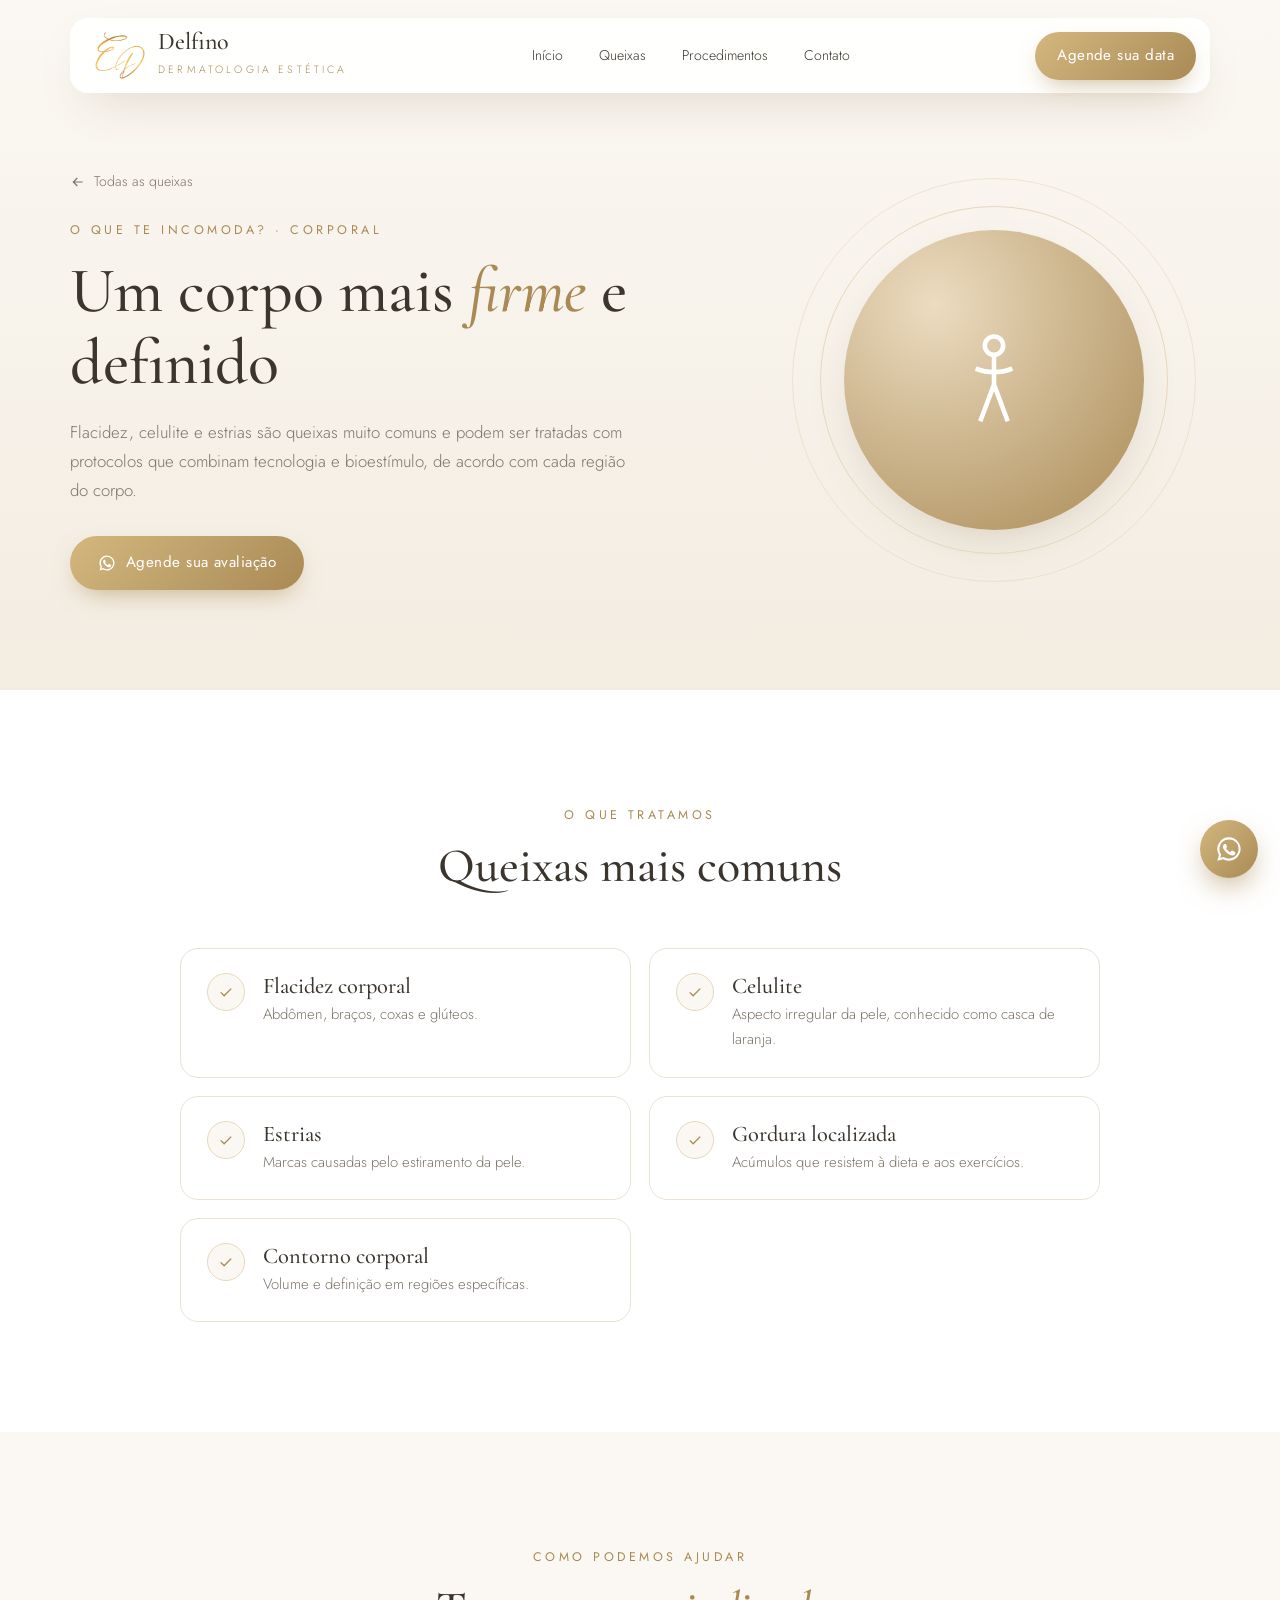
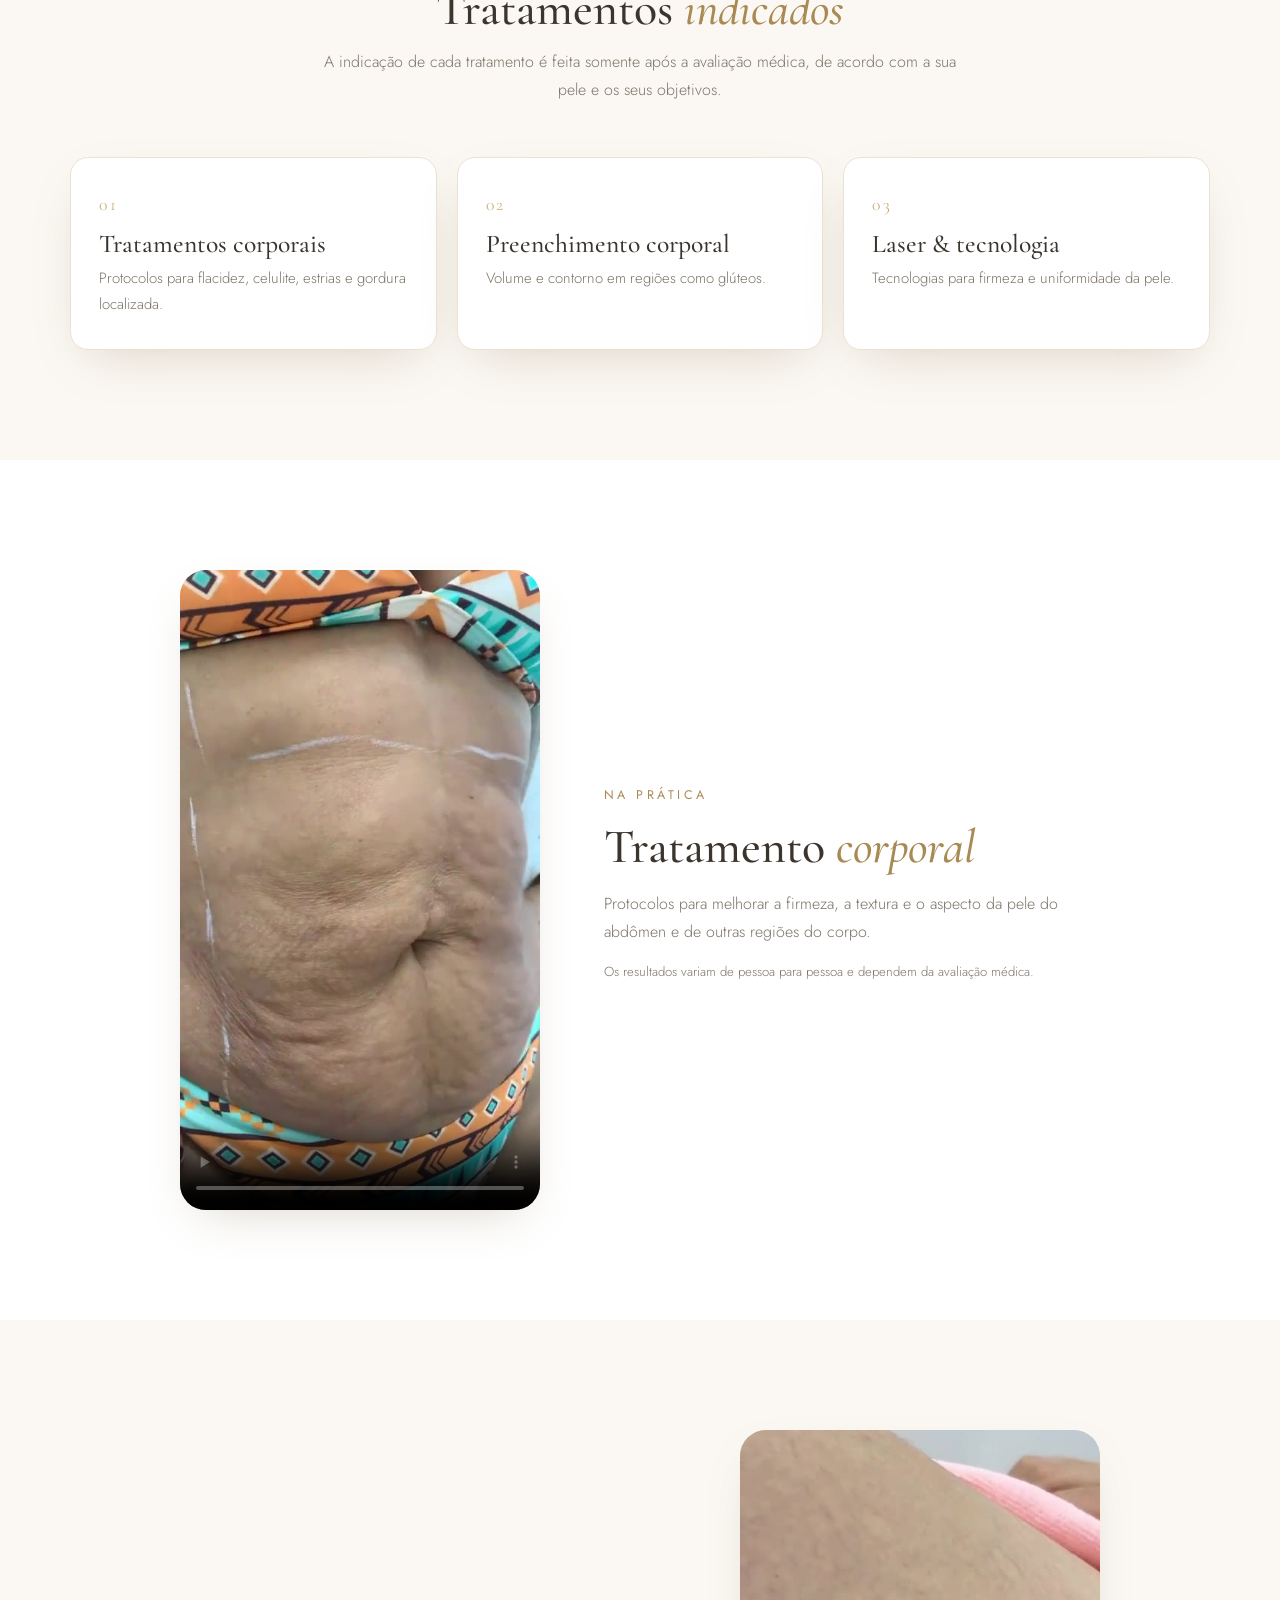
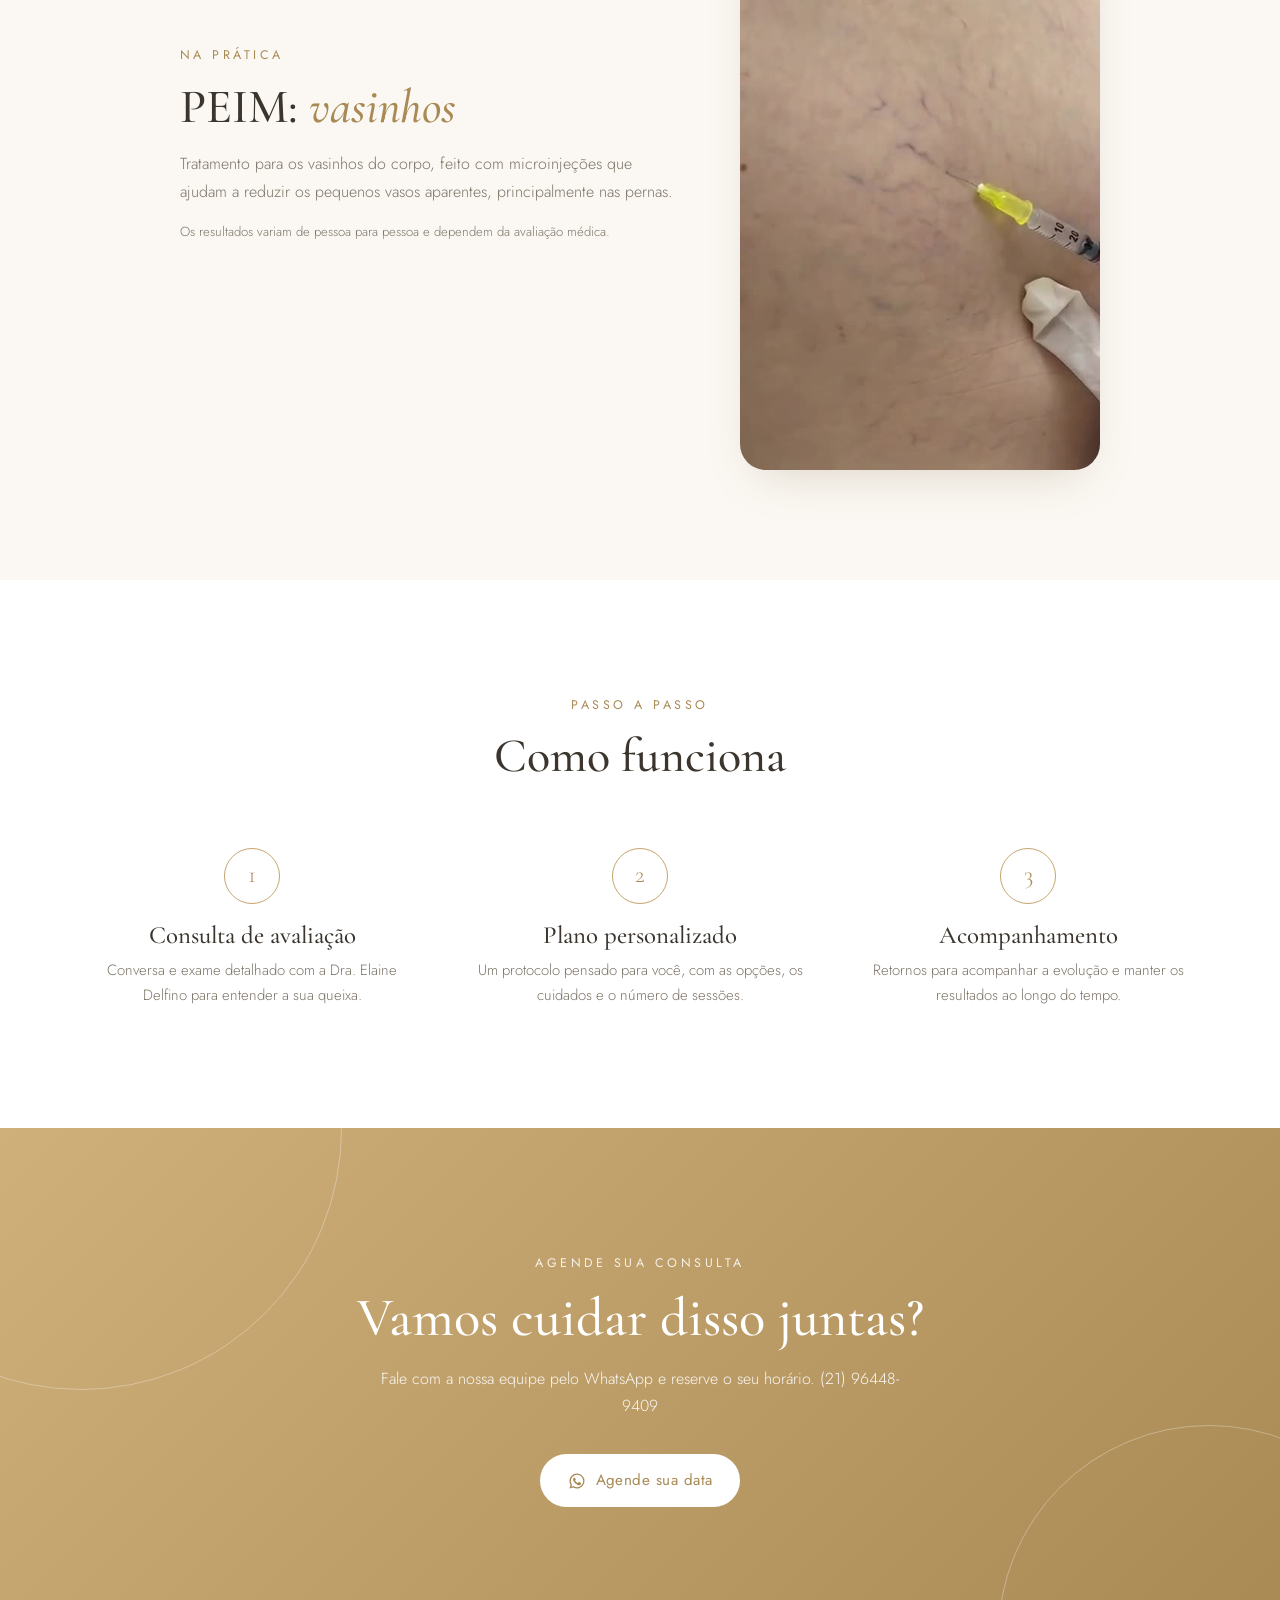
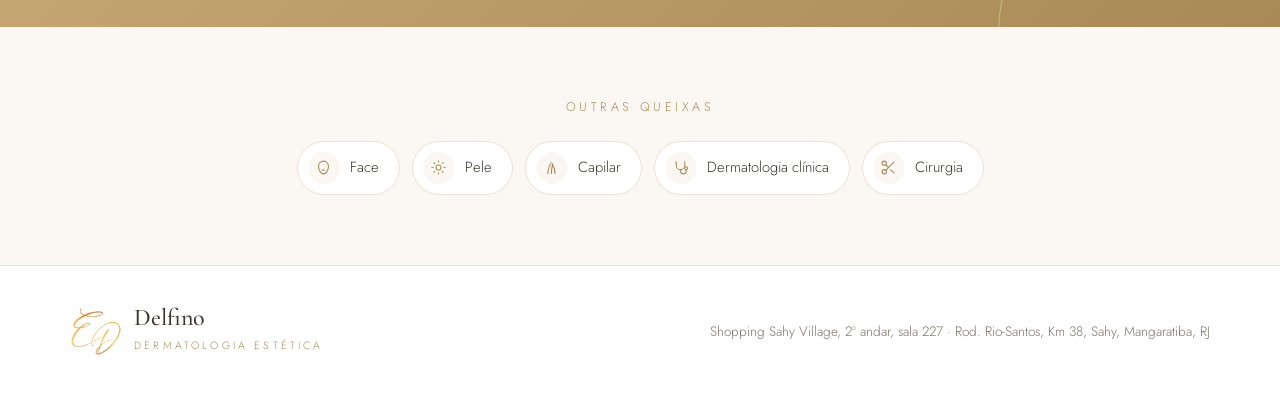
<file: corporal.html>
<!DOCTYPE html>
<html lang="pt-BR">
<head>
<meta charset="UTF-8">
<meta name="viewport" content="width=device-width, initial-scale=1.0">
<title>Corporal | Clínica Delfino</title>
<meta name="description" content="Um corpo mais firme e definido. Flacidez, celulite, estrias e gordura localizada. Clínica Delfino, dermatologia em Mangaratiba, RJ.">
<link rel="icon" type="image/png" href="assets/logo.png">
<link rel="preconnect" href="https://fonts.googleapis.com">
<link rel="preconnect" href="https://fonts.gstatic.com" crossorigin>
<link href="https://fonts.googleapis.com/css2?family=Cormorant+Garamond:ital,wght@0,400;0,500;0,600;1,400&family=Jost:wght@300;400;500&display=swap" rel="stylesheet">
<link rel="stylesheet" href="assets/queixa.css">
</head>
<body>

<div class="header-wrap">
  <div class="container">
    <header class="header">
      <a href="./" class="logo" aria-label="Clínica Delfino">
        <img class="logo-img" src="assets/logo.png" alt="Logo Dra. Elaine Delfino">
        <span class="logo-text"><strong>Delfino</strong><span>Dermatologia Estética</span></span>
      </a>
      <nav class="nav">
        <a href="./">Início</a>
        <a href="./#queixas">Queixas</a>
        <a href="./#procedimentos">Procedimentos</a>
        <a href="./#contato">Contato</a>
      </nav>
      <a class="btn btn-gold" href="https://wa.me/5521964489409?text=Ol%C3%A1%21%20Vim%20pelo%20site%20da%20Cl%C3%ADnica%20Delfino%20e%20gostaria%20de%20tratar%20flacidez%2C%20celulite%2C%20estrias%20ou%20gordura%20localizada." target="_blank" rel="noopener">Agende sua data</a>
    </header>
  </div>
</div>

<section class="hero">
  <div class="container hero-grid">
    <div class="hero-text reveal">
      <a class="back" href="./#queixas"><svg viewBox="0 0 24 24" fill="none" stroke="currentColor" stroke-width="1.8"><path d="M19 12H5M11 18l-6-6 6-6"/></svg>Todas as queixas</a>
      <span class="eyebrow">O que te incomoda? · Corporal</span>
      <h1>Um corpo mais <span class="gold">firme</span> e definido</h1>
      <p>Flacidez, celulite e estrias são queixas muito comuns e podem ser tratadas com protocolos que combinam tecnologia e bioestímulo, de acordo com cada região do corpo.</p>
      <a class="btn btn-gold" href="https://wa.me/5521964489409?text=Ol%C3%A1%21%20Vim%20pelo%20site%20da%20Cl%C3%ADnica%20Delfino%20e%20gostaria%20de%20tratar%20flacidez%2C%20celulite%2C%20estrias%20ou%20gordura%20localizada." target="_blank" rel="noopener"><svg viewBox="0 0 24 24" fill="currentColor"><path d="M12 2a10 10 0 0 0-8.6 15.1L2 22l5-1.3A10 10 0 1 0 12 2zm0 18.2a8.2 8.2 0 0 1-4.2-1.2l-.3-.2-3 .8.8-2.9-.2-.3A8.2 8.2 0 1 1 12 20.2zm4.5-6.1c-.2-.1-1.5-.7-1.7-.8-.2-.1-.4-.1-.6.1l-.8 1c-.1.2-.3.2-.5.1a6.7 6.7 0 0 1-3.3-2.9c-.2-.4.2-.4.7-1.3.1-.2 0-.3 0-.4l-.8-1.8c-.2-.5-.4-.4-.6-.4h-.5a1 1 0 0 0-.7.3 3 3 0 0 0-.9 2.2 5.2 5.2 0 0 0 1.1 2.7 11.8 11.8 0 0 0 4.5 4c1.7.7 2.3.8 3.2.6.5-.1 1.5-.6 1.7-1.2.2-.6.2-1.1.2-1.2-.1-.1-.3-.2-.5-.3z"/></svg>Agende sua avaliação</a>
    </div>
    <div class="hero-visual reveal">
      <div class="ring"><svg viewBox="0 0 24 24" fill="none" stroke="currentColor" stroke-width="1"><circle cx="12" cy="4.5" r="2"/><path d="M12 7v6M8 9.5c2.5 1 5.5 1 8 0M12 13l-3 8M12 13l3 8"/></svg></div>
    </div>
  </div>
</section>

<section class="section">
  <div class="container">
    <div class="section-head reveal">
      <span class="eyebrow">O que tratamos</span>
      <h2>Queixas mais comuns</h2>
    </div>
    <div class="items">
        <div class="item reveal"><span class="check"><svg viewBox="0 0 24 24" fill="none" stroke="currentColor" stroke-width="1.8"><path d="M5 12.5l4.5 4.5L19 7.5"/></svg></span><div><h3>Flacidez corporal</h3><p>Abdômen, braços, coxas e glúteos.</p></div></div>
        <div class="item reveal"><span class="check"><svg viewBox="0 0 24 24" fill="none" stroke="currentColor" stroke-width="1.8"><path d="M5 12.5l4.5 4.5L19 7.5"/></svg></span><div><h3>Celulite</h3><p>Aspecto irregular da pele, conhecido como casca de laranja.</p></div></div>
        <div class="item reveal"><span class="check"><svg viewBox="0 0 24 24" fill="none" stroke="currentColor" stroke-width="1.8"><path d="M5 12.5l4.5 4.5L19 7.5"/></svg></span><div><h3>Estrias</h3><p>Marcas causadas pelo estiramento da pele.</p></div></div>
        <div class="item reveal"><span class="check"><svg viewBox="0 0 24 24" fill="none" stroke="currentColor" stroke-width="1.8"><path d="M5 12.5l4.5 4.5L19 7.5"/></svg></span><div><h3>Gordura localizada</h3><p>Acúmulos que resistem à dieta e aos exercícios.</p></div></div>
        <div class="item reveal"><span class="check"><svg viewBox="0 0 24 24" fill="none" stroke="currentColor" stroke-width="1.8"><path d="M5 12.5l4.5 4.5L19 7.5"/></svg></span><div><h3>Contorno corporal</h3><p>Volume e definição em regiões específicas.</p></div></div>
    </div>
  </div>
</section>

<section class="section soft">
  <div class="container">
    <div class="section-head reveal">
      <span class="eyebrow">Como podemos ajudar</span>
      <h2>Tratamentos <span class="gold">indicados</span></h2>
      <p>A indicação de cada tratamento é feita somente após a avaliação médica, de acordo com a sua pele e os seus objetivos.</p>
    </div>
    <div class="treats">
        <div class="treat reveal"><span class="num">01</span><h3>Tratamentos corporais</h3><p>Protocolos para flacidez, celulite, estrias e gordura localizada.</p></div>
        <div class="treat reveal"><span class="num">02</span><h3>Preenchimento corporal</h3><p>Volume e contorno em regiões como glúteos.</p></div>
        <div class="treat reveal"><span class="num">03</span><h3>Laser & tecnologia</h3><p>Tecnologias para firmeza e uniformidade da pele.</p></div>
    </div>
  </div>
</section>

<section class="section">
  <div class="container video-grid">
    <div class="video-frame reveal">
      <video src="assets/video-corporal.mp4" poster="assets/video-corporal.jpg" autoplay muted loop playsinline controls preload="metadata"></video>
    </div>
    <div class="video-text reveal">
      <span class="eyebrow">Na prática</span>
      <h2>Tratamento <span class="gold">corporal</span></h2>
      <p>Protocolos para melhorar a firmeza, a textura e o aspecto da pele do abdômen e de outras regiões do corpo.</p>
      <p class="note">Os resultados variam de pessoa para pessoa e dependem da avaliação médica.</p>
    </div>
  </div>
</section>

<section class="section soft">
  <div class="container video-grid reverse">
    <div class="video-frame reveal">
      <video src="assets/video-peim.mp4" poster="assets/video-peim.jpg" autoplay muted loop playsinline preload="metadata"></video>
    </div>
    <div class="video-text reveal">
      <span class="eyebrow">Na prática</span>
      <h2>PEIM: <span class="gold">vasinhos</span></h2>
      <p>Tratamento para os vasinhos do corpo, feito com microinjeções que ajudam a reduzir os pequenos vasos aparentes, principalmente nas pernas.</p>
      <p class="note">Os resultados variam de pessoa para pessoa e dependem da avaliação médica.</p>
    </div>
  </div>
</section>

<section class="section">
  <div class="container">
    <div class="section-head reveal">
      <span class="eyebrow">Passo a passo</span>
      <h2>Como funciona</h2>
    </div>
    <div class="steps">
      <div class="step reveal"><span>1</span><h3>Consulta de avaliação</h3><p>Conversa e exame detalhado com a Dra. Elaine Delfino para entender a sua queixa.</p></div>
      <div class="step reveal"><span>2</span><h3>Plano personalizado</h3><p>Um protocolo pensado para você, com as opções, os cuidados e o número de sessões.</p></div>
      <div class="step reveal"><span>3</span><h3>Acompanhamento</h3><p>Retornos para acompanhar a evolução e manter os resultados ao longo do tempo.</p></div>
    </div>
  </div>
</section>

<section class="closing">
  <div class="container reveal">
    <span class="eyebrow">Agende sua consulta</span>
    <h2>Vamos cuidar disso juntas?</h2>
    <p>Fale com a nossa equipe pelo WhatsApp e reserve o seu horário. (21) 96448-9409</p>
    <a class="btn btn-white" href="https://wa.me/5521964489409?text=Ol%C3%A1%21%20Vim%20pelo%20site%20da%20Cl%C3%ADnica%20Delfino%20e%20gostaria%20de%20tratar%20flacidez%2C%20celulite%2C%20estrias%20ou%20gordura%20localizada." target="_blank" rel="noopener"><svg viewBox="0 0 24 24" fill="currentColor"><path d="M12 2a10 10 0 0 0-8.6 15.1L2 22l5-1.3A10 10 0 1 0 12 2zm0 18.2a8.2 8.2 0 0 1-4.2-1.2l-.3-.2-3 .8.8-2.9-.2-.3A8.2 8.2 0 1 1 12 20.2zm4.5-6.1c-.2-.1-1.5-.7-1.7-.8-.2-.1-.4-.1-.6.1l-.8 1c-.1.2-.3.2-.5.1a6.7 6.7 0 0 1-3.3-2.9c-.2-.4.2-.4.7-1.3.1-.2 0-.3 0-.4l-.8-1.8c-.2-.5-.4-.4-.6-.4h-.5a1 1 0 0 0-.7.3 3 3 0 0 0-.9 2.2 5.2 5.2 0 0 0 1.1 2.7 11.8 11.8 0 0 0 4.5 4c1.7.7 2.3.8 3.2.6.5-.1 1.5-.6 1.7-1.2.2-.6.2-1.1.2-1.2-.1-.1-.3-.2-.5-.3z"/></svg>Agende sua data</a>
  </div>
</section>

<section class="others">
  <div class="container">
    <p class="others-title">Outras queixas</p>
    <div class="others-list">
        <a href="face"><span><svg viewBox="0 0 24 24" fill="none" stroke="currentColor" stroke-width="1.5"><path d="M12 3c4 0 7 3 7 7.5S16 21 12 21s-7-6-7-10.5S8 3 12 3z"/><path d="M9 10h.01M15 10h.01M9.5 15c1.5 1 3.5 1 5 0"/></svg></span>Face</a>
        <a href="pele"><span><svg viewBox="0 0 24 24" fill="none" stroke="currentColor" stroke-width="1.5"><circle cx="12" cy="12" r="3.5"/><path d="M12 2v3M12 19v3M2 12h3M19 12h3M4.9 4.9 7 7M17 17l2.1 2.1M4.9 19.1 7 17M17 7l2.1-2.1"/></svg></span>Pele</a>
        <a href="capilar"><span><svg viewBox="0 0 24 24" fill="none" stroke="currentColor" stroke-width="1.5"><path d="M7 21c0-6 1-11 5-16M12 21c0-6 0-10 2-15M17 21c0-5-1-9-4-13"/></svg></span>Capilar</a>
        <a href="clinica"><span><svg viewBox="0 0 24 24" fill="none" stroke="currentColor" stroke-width="1.5"><path d="M6 3v6a6 6 0 0 0 12 0V3"/><path d="M12 15v2a4 4 0 0 0 8 0v-2"/><circle cx="20" cy="13" r="2"/></svg></span>Dermatologia clínica</a>
        <a href="cirurgia"><span><svg viewBox="0 0 24 24" fill="none" stroke="currentColor" stroke-width="1.5"><circle cx="6" cy="6" r="3"/><circle cx="6" cy="18" r="3"/><path d="M20 4 8.1 15.9M14.5 14.5 20 20M8.1 8.1 12 12"/></svg></span>Cirurgia</a>
    </div>
  </div>
</section>

<footer>
  <div class="container footer-grid">
    <a href="./" class="logo">
      <img class="logo-img" src="assets/logo.png" alt="Logo Dra. Elaine Delfino">
      <span class="logo-text"><strong>Delfino</strong><span>Dermatologia Estética</span></span>
    </a>
    <p>Shopping Sahy Village, 2º andar, sala 227 · Rod. Rio-Santos, Km 38, Sahy, Mangaratiba, RJ</p>
  </div>
</footer>

<a class="wa-float" href="https://wa.me/5521964489409?text=Ol%C3%A1%21%20Vim%20pelo%20site%20da%20Cl%C3%ADnica%20Delfino%20e%20gostaria%20de%20tratar%20flacidez%2C%20celulite%2C%20estrias%20ou%20gordura%20localizada." target="_blank" rel="noopener" aria-label="Agende pelo WhatsApp"><svg viewBox="0 0 24 24" fill="currentColor"><path d="M12 2a10 10 0 0 0-8.6 15.1L2 22l5-1.3A10 10 0 1 0 12 2zm0 18.2a8.2 8.2 0 0 1-4.2-1.2l-.3-.2-3 .8.8-2.9-.2-.3A8.2 8.2 0 1 1 12 20.2zm4.5-6.1c-.2-.1-1.5-.7-1.7-.8-.2-.1-.4-.1-.6.1l-.8 1c-.1.2-.3.2-.5.1a6.7 6.7 0 0 1-3.3-2.9c-.2-.4.2-.4.7-1.3.1-.2 0-.3 0-.4l-.8-1.8c-.2-.5-.4-.4-.6-.4h-.5a1 1 0 0 0-.7.3 3 3 0 0 0-.9 2.2 5.2 5.2 0 0 0 1.1 2.7 11.8 11.8 0 0 0 4.5 4c1.7.7 2.3.8 3.2.6.5-.1 1.5-.6 1.7-1.2.2-.6.2-1.1.2-1.2-.1-.1-.3-.2-.5-.3z"/></svg></a>

<script>
  const io = new IntersectionObserver(entries => entries.forEach(e => {
    if (e.isIntersecting) { e.target.classList.add("in"); io.unobserve(e.target); }
  }), { threshold: .12 });
  document.querySelectorAll(".reveal").forEach(el => io.observe(el));
  const hw = document.querySelector(".header-wrap");
  addEventListener("scroll", () => hw.classList.toggle("scrolled", scrollY > 30), { passive: true });
</script>
</body>
</html>
</file>
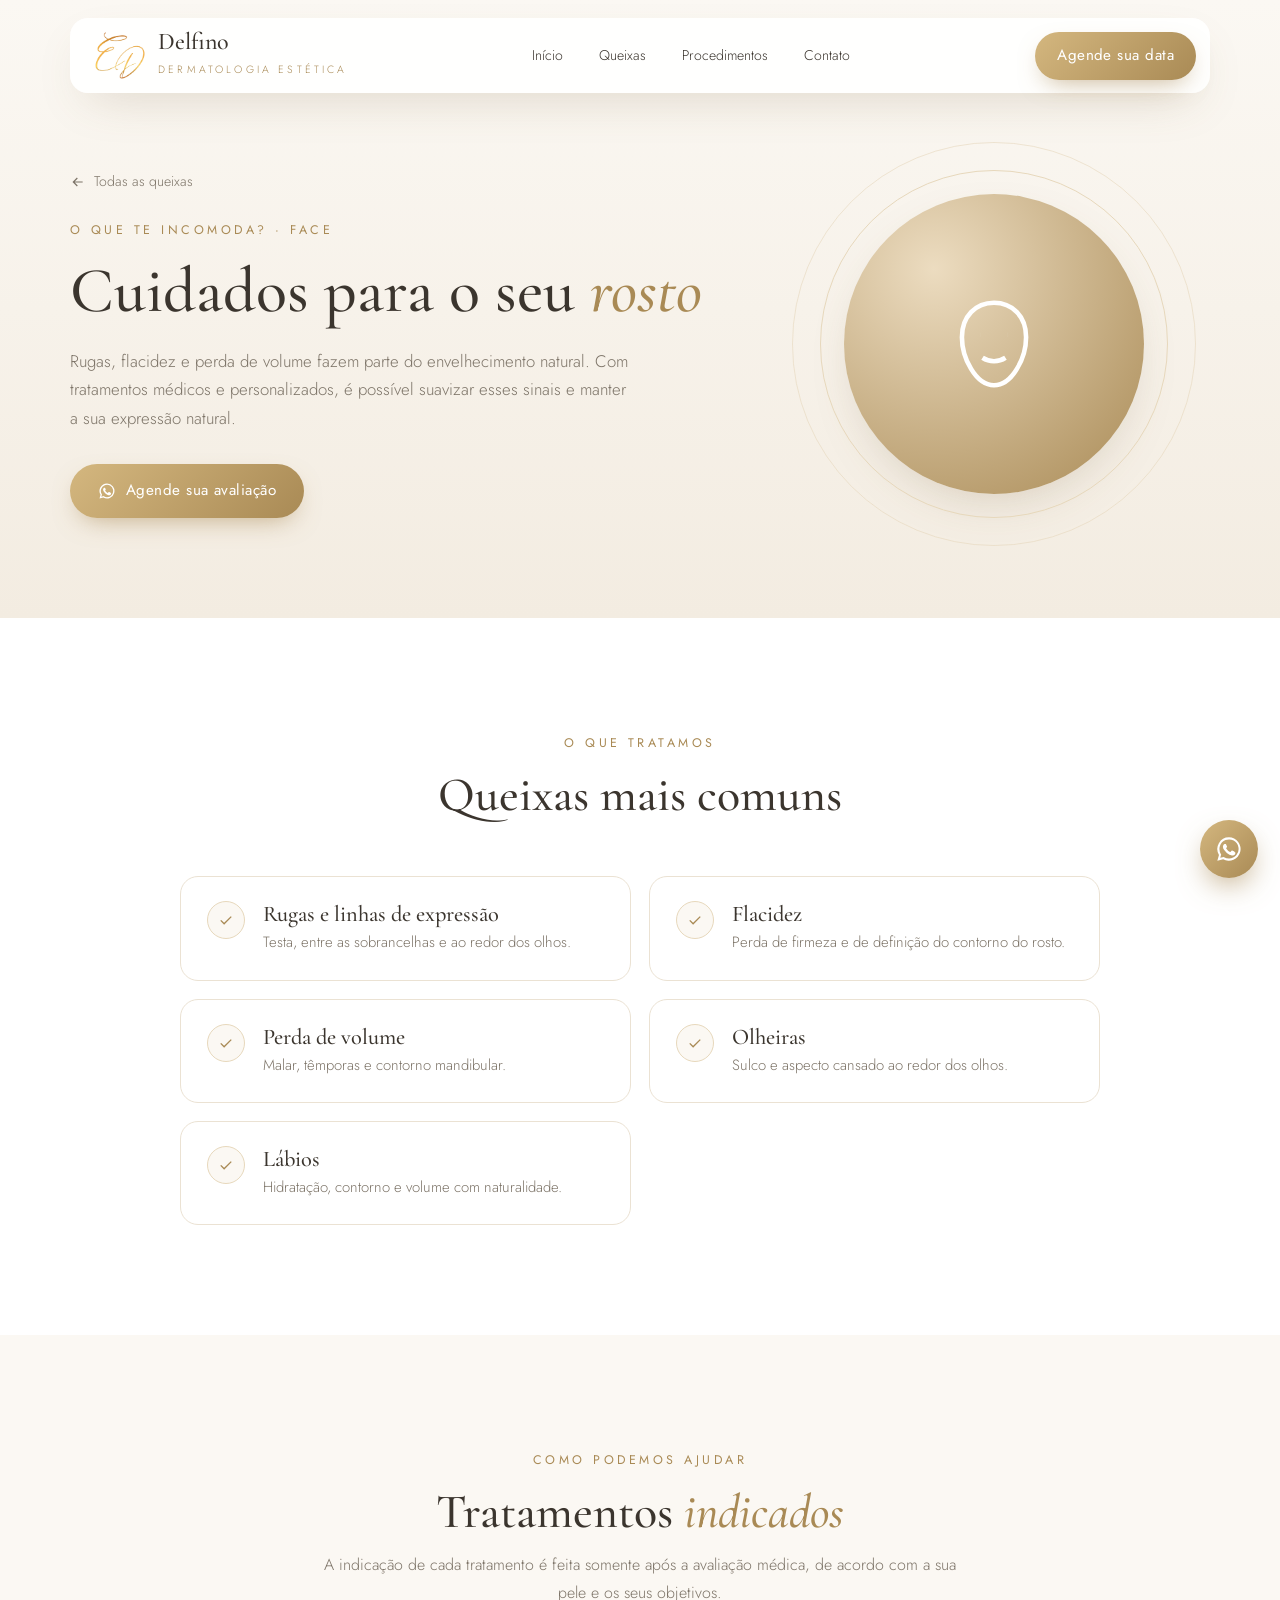
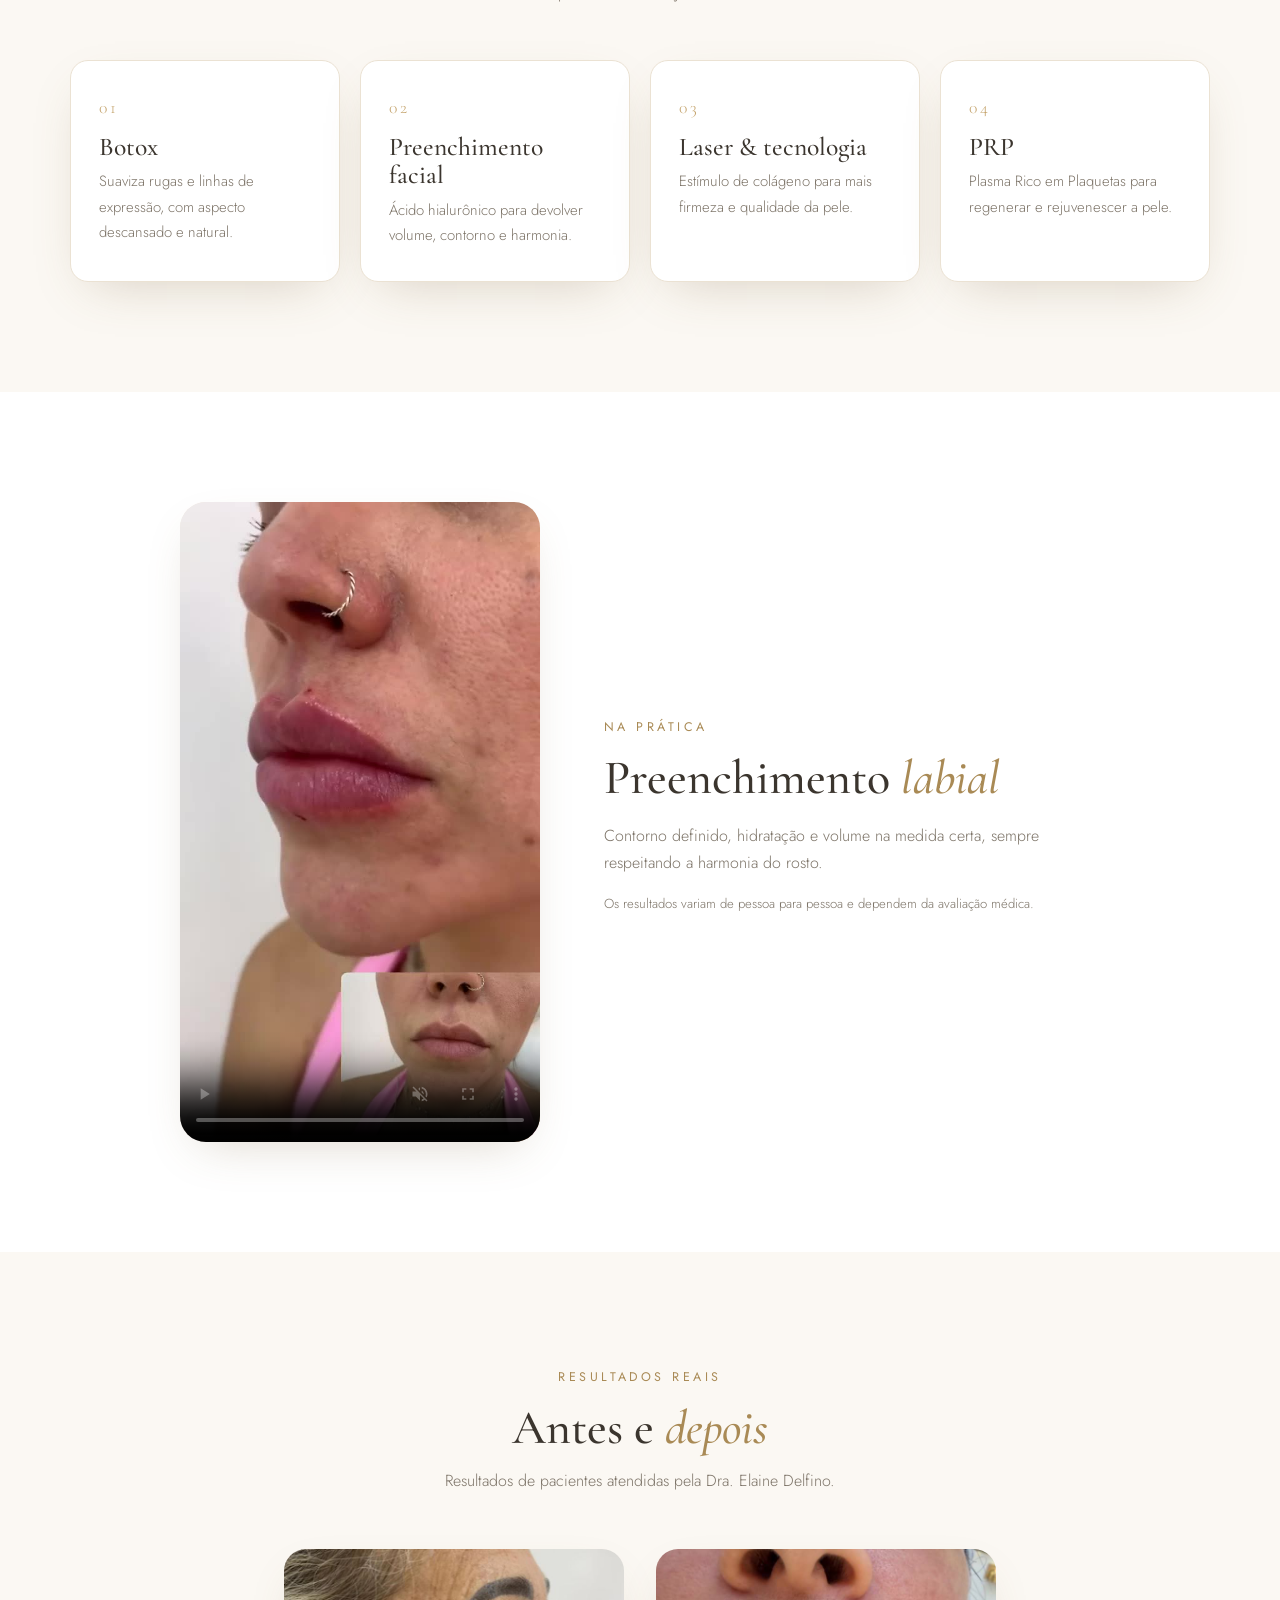
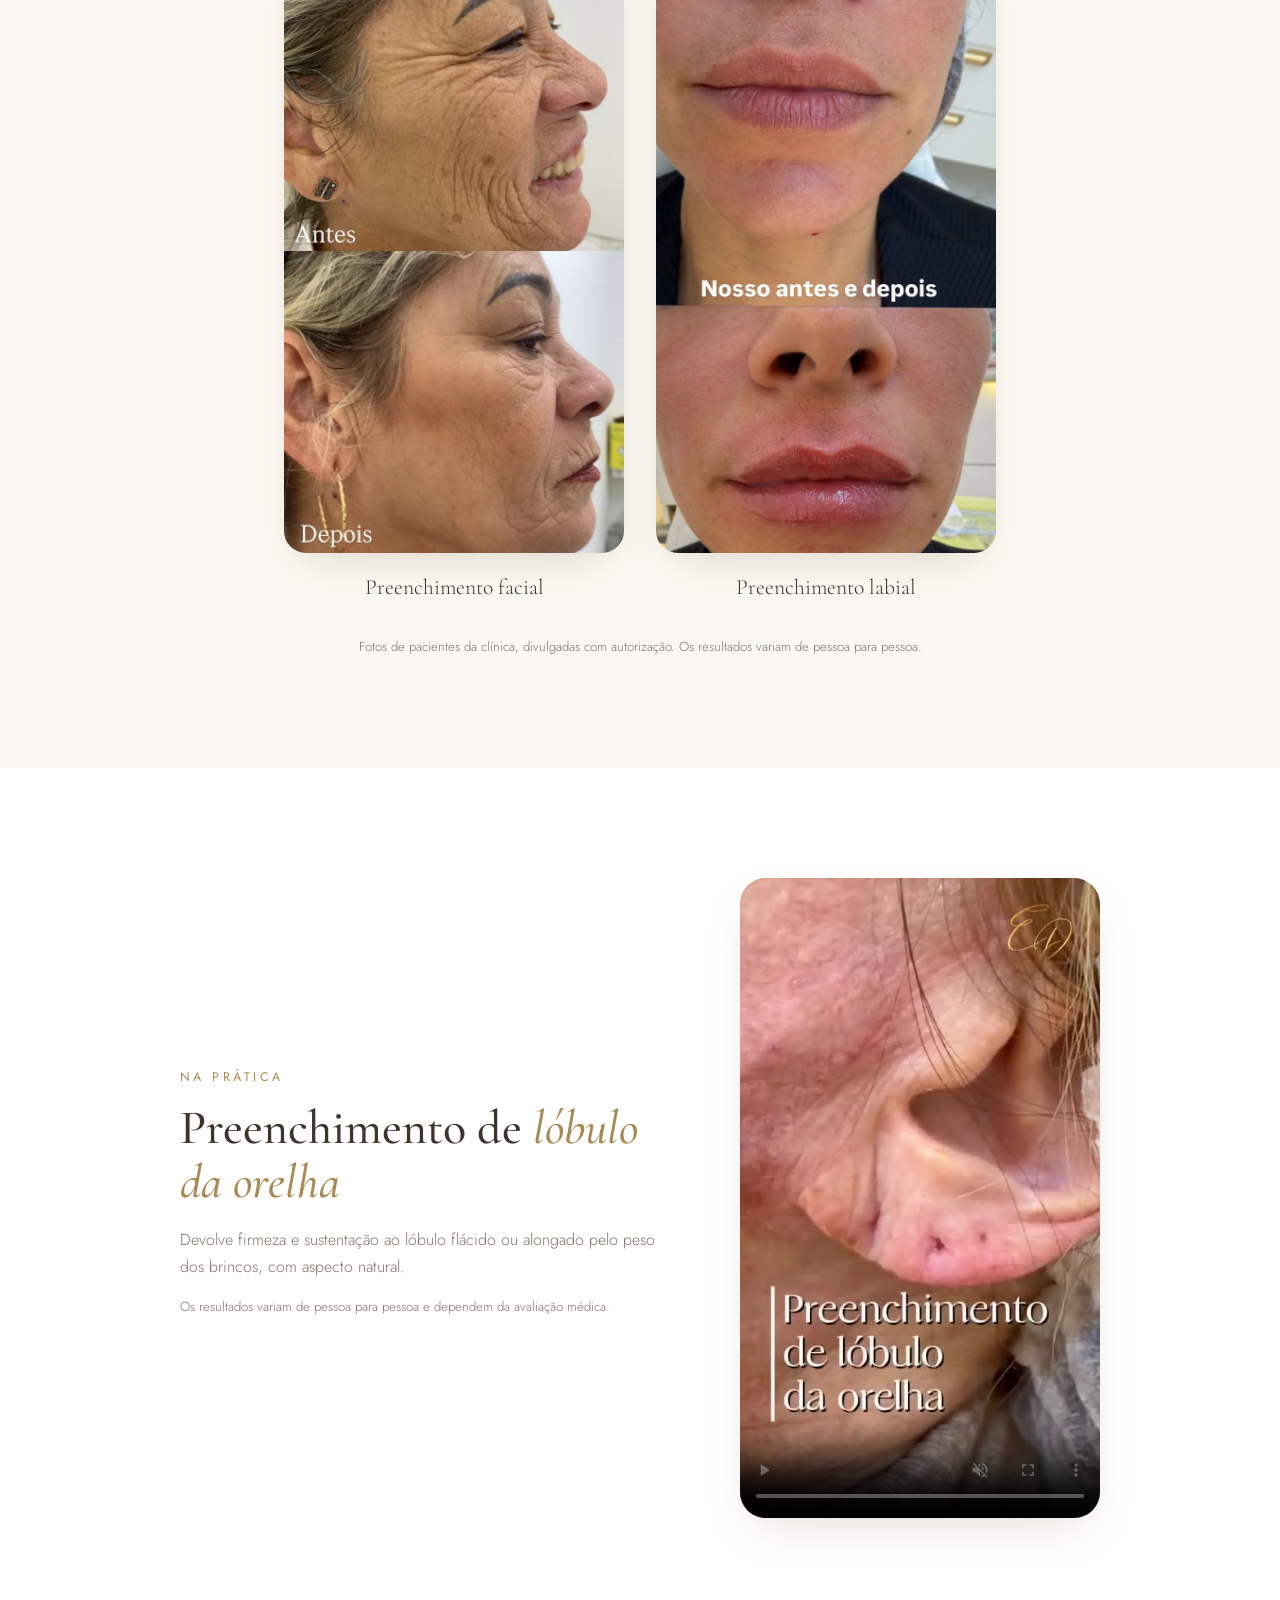
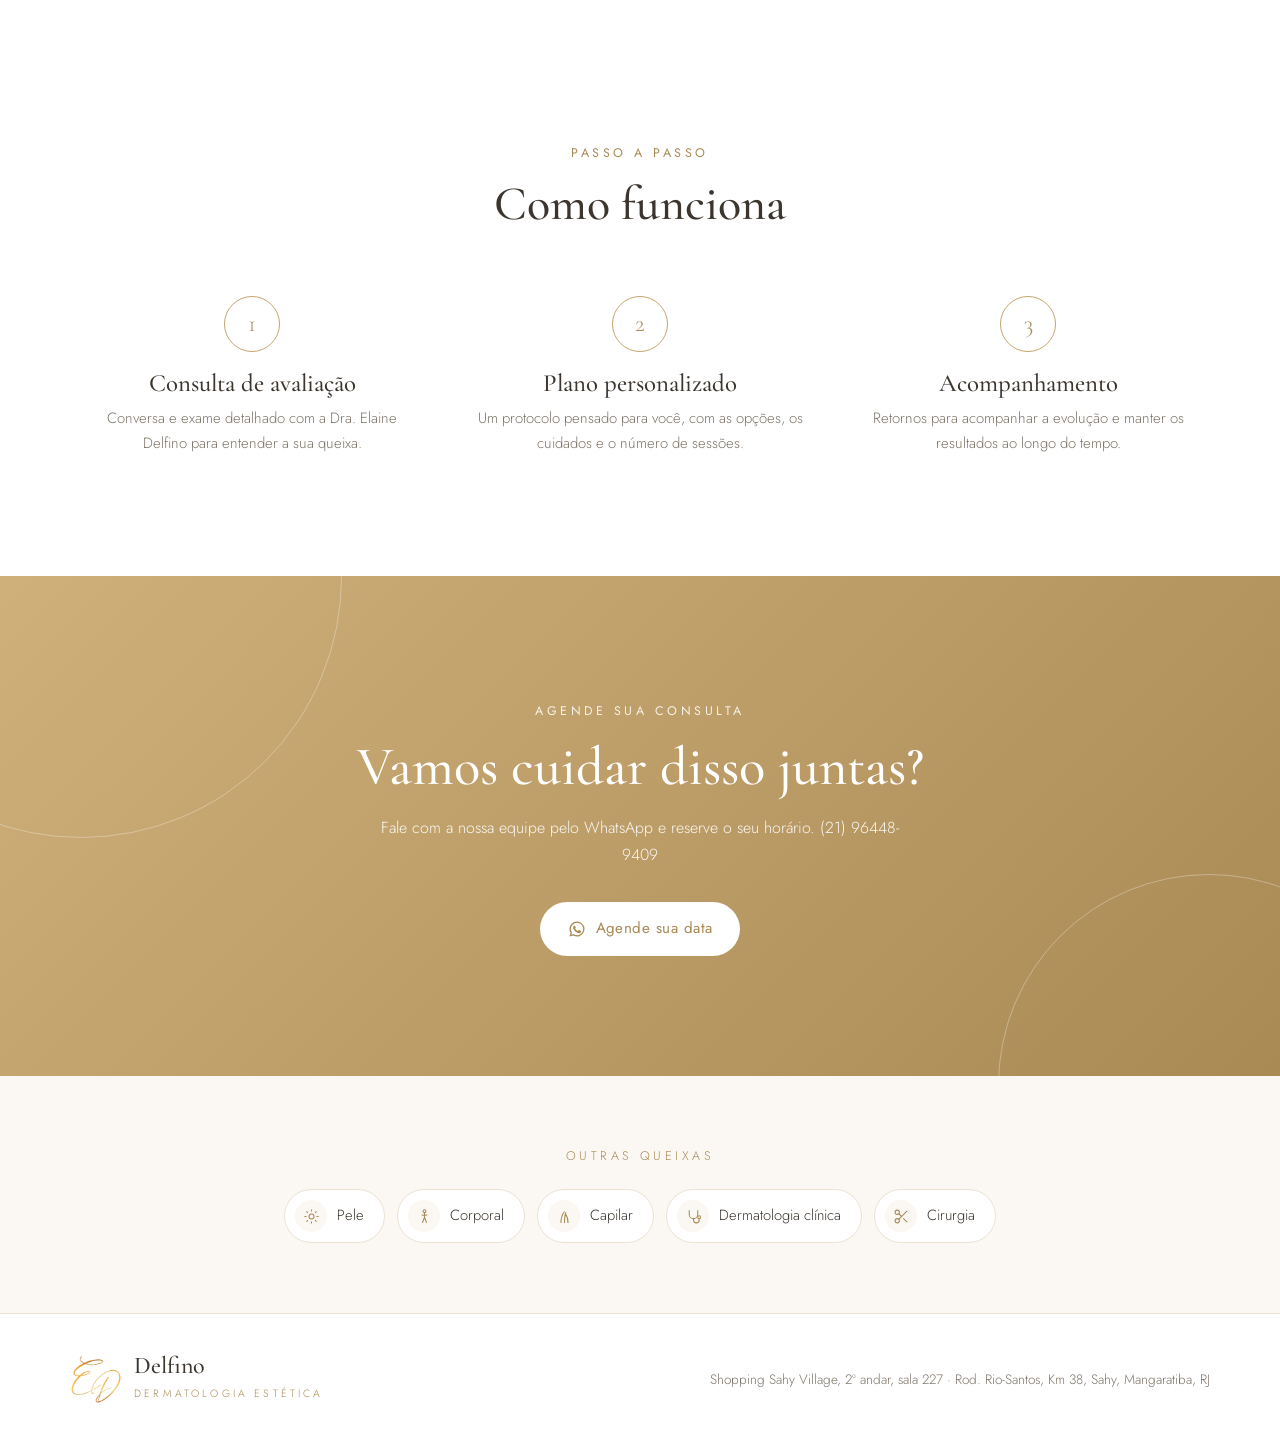
<file: face.html>
<!DOCTYPE html>
<html lang="pt-BR">
<head>
<meta charset="UTF-8">
<meta name="viewport" content="width=device-width, initial-scale=1.0">
<title>Face | Clínica Delfino</title>
<meta name="description" content="Cuidados para o seu rosto. Rugas, linhas de expressão, flacidez, perda de volume e olheiras. Clínica Delfino, dermatologia em Mangaratiba, RJ.">
<link rel="icon" type="image/png" href="assets/logo.png">
<link rel="preconnect" href="https://fonts.googleapis.com">
<link rel="preconnect" href="https://fonts.gstatic.com" crossorigin>
<link href="https://fonts.googleapis.com/css2?family=Cormorant+Garamond:ital,wght@0,400;0,500;0,600;1,400&family=Jost:wght@300;400;500&display=swap" rel="stylesheet">
<link rel="stylesheet" href="assets/queixa.css">
</head>
<body>

<div class="header-wrap">
  <div class="container">
    <header class="header">
      <a href="./" class="logo" aria-label="Clínica Delfino">
        <img class="logo-img" src="assets/logo.png" alt="Logo Dra. Elaine Delfino">
        <span class="logo-text"><strong>Delfino</strong><span>Dermatologia Estética</span></span>
      </a>
      <nav class="nav">
        <a href="./">Início</a>
        <a href="./#queixas">Queixas</a>
        <a href="./#procedimentos">Procedimentos</a>
        <a href="./#contato">Contato</a>
      </nav>
      <a class="btn btn-gold" href="https://wa.me/5521964489409?text=Ol%C3%A1%21%20Vim%20pelo%20site%20da%20Cl%C3%ADnica%20Delfino%20e%20gostaria%20de%20tratar%20rugas%2C%20flacidez%20ou%20volume%20no%20rosto." target="_blank" rel="noopener">Agende sua data</a>
    </header>
  </div>
</div>

<section class="hero">
  <div class="container hero-grid">
    <div class="hero-text reveal">
      <a class="back" href="./#queixas"><svg viewBox="0 0 24 24" fill="none" stroke="currentColor" stroke-width="1.8"><path d="M19 12H5M11 18l-6-6 6-6"/></svg>Todas as queixas</a>
      <span class="eyebrow">O que te incomoda? · Face</span>
      <h1>Cuidados para o seu <span class="gold">rosto</span></h1>
      <p>Rugas, flacidez e perda de volume fazem parte do envelhecimento natural. Com tratamentos médicos e personalizados, é possível suavizar esses sinais e manter a sua expressão natural.</p>
      <a class="btn btn-gold" href="https://wa.me/5521964489409?text=Ol%C3%A1%21%20Vim%20pelo%20site%20da%20Cl%C3%ADnica%20Delfino%20e%20gostaria%20de%20tratar%20rugas%2C%20flacidez%20ou%20volume%20no%20rosto." target="_blank" rel="noopener"><svg viewBox="0 0 24 24" fill="currentColor"><path d="M12 2a10 10 0 0 0-8.6 15.1L2 22l5-1.3A10 10 0 1 0 12 2zm0 18.2a8.2 8.2 0 0 1-4.2-1.2l-.3-.2-3 .8.8-2.9-.2-.3A8.2 8.2 0 1 1 12 20.2zm4.5-6.1c-.2-.1-1.5-.7-1.7-.8-.2-.1-.4-.1-.6.1l-.8 1c-.1.2-.3.2-.5.1a6.7 6.7 0 0 1-3.3-2.9c-.2-.4.2-.4.7-1.3.1-.2 0-.3 0-.4l-.8-1.8c-.2-.5-.4-.4-.6-.4h-.5a1 1 0 0 0-.7.3 3 3 0 0 0-.9 2.2 5.2 5.2 0 0 0 1.1 2.7 11.8 11.8 0 0 0 4.5 4c1.7.7 2.3.8 3.2.6.5-.1 1.5-.6 1.7-1.2.2-.6.2-1.1.2-1.2-.1-.1-.3-.2-.5-.3z"/></svg>Agende sua avaliação</a>
    </div>
    <div class="hero-visual reveal">
      <div class="ring"><svg viewBox="0 0 24 24" fill="none" stroke="currentColor" stroke-width="1"><path d="M12 3c4 0 7 3 7 7.5S16 21 12 21s-7-6-7-10.5S8 3 12 3z"/><path d="M9 10h.01M15 10h.01M9.5 15c1.5 1 3.5 1 5 0"/></svg></div>
    </div>
  </div>
</section>

<section class="section">
  <div class="container">
    <div class="section-head reveal">
      <span class="eyebrow">O que tratamos</span>
      <h2>Queixas mais comuns</h2>
    </div>
    <div class="items">
        <div class="item reveal"><span class="check"><svg viewBox="0 0 24 24" fill="none" stroke="currentColor" stroke-width="1.8"><path d="M5 12.5l4.5 4.5L19 7.5"/></svg></span><div><h3>Rugas e linhas de expressão</h3><p>Testa, entre as sobrancelhas e ao redor dos olhos.</p></div></div>
        <div class="item reveal"><span class="check"><svg viewBox="0 0 24 24" fill="none" stroke="currentColor" stroke-width="1.8"><path d="M5 12.5l4.5 4.5L19 7.5"/></svg></span><div><h3>Flacidez</h3><p>Perda de firmeza e de definição do contorno do rosto.</p></div></div>
        <div class="item reveal"><span class="check"><svg viewBox="0 0 24 24" fill="none" stroke="currentColor" stroke-width="1.8"><path d="M5 12.5l4.5 4.5L19 7.5"/></svg></span><div><h3>Perda de volume</h3><p>Malar, têmporas e contorno mandibular.</p></div></div>
        <div class="item reveal"><span class="check"><svg viewBox="0 0 24 24" fill="none" stroke="currentColor" stroke-width="1.8"><path d="M5 12.5l4.5 4.5L19 7.5"/></svg></span><div><h3>Olheiras</h3><p>Sulco e aspecto cansado ao redor dos olhos.</p></div></div>
        <div class="item reveal"><span class="check"><svg viewBox="0 0 24 24" fill="none" stroke="currentColor" stroke-width="1.8"><path d="M5 12.5l4.5 4.5L19 7.5"/></svg></span><div><h3>Lábios</h3><p>Hidratação, contorno e volume com naturalidade.</p></div></div>
    </div>
  </div>
</section>

<section class="section soft">
  <div class="container">
    <div class="section-head reveal">
      <span class="eyebrow">Como podemos ajudar</span>
      <h2>Tratamentos <span class="gold">indicados</span></h2>
      <p>A indicação de cada tratamento é feita somente após a avaliação médica, de acordo com a sua pele e os seus objetivos.</p>
    </div>
    <div class="treats">
        <div class="treat reveal"><span class="num">01</span><h3>Botox</h3><p>Suaviza rugas e linhas de expressão, com aspecto descansado e natural.</p></div>
        <div class="treat reveal"><span class="num">02</span><h3>Preenchimento facial</h3><p>Ácido hialurônico para devolver volume, contorno e harmonia.</p></div>
        <div class="treat reveal"><span class="num">03</span><h3>Laser & tecnologia</h3><p>Estímulo de colágeno para mais firmeza e qualidade da pele.</p></div>
        <div class="treat reveal"><span class="num">04</span><h3>PRP</h3><p>Plasma Rico em Plaquetas para regenerar e rejuvenescer a pele.</p></div>
    </div>
  </div>
</section>

<section class="section">
  <div class="container video-grid">
    <div class="video-frame reveal">
      <video src="assets/video-labial.mp4" poster="assets/video-labial.jpg" autoplay muted loop playsinline controls preload="metadata"></video>
    </div>
    <div class="video-text reveal">
      <span class="eyebrow">Na prática</span>
      <h2>Preenchimento <span class="gold">labial</span></h2>
      <p>Contorno definido, hidratação e volume na medida certa, sempre respeitando a harmonia do rosto.</p>
      <p class="note">Os resultados variam de pessoa para pessoa e dependem da avaliação médica.</p>
    </div>
  </div>
</section>

<section class="section soft">
  <div class="container">
    <div class="section-head reveal">
      <span class="eyebrow">Resultados reais</span>
      <h2>Antes e <span class="gold">depois</span></h2>
      <p>Resultados de pacientes atendidas pela Dra. Elaine Delfino.</p>
    </div>
    <div class="ba-grid">
      <figure class="ba-item reveal">
        <img src="assets/antes-depois-rugas.jpg" alt="Antes e depois do preenchimento facial" loading="lazy" width="720" height="1280">
        <figcaption>Preenchimento facial</figcaption>
      </figure>
      <figure class="ba-item reveal">
        <img src="assets/antes-depois-labial.jpg" alt="Antes e depois do preenchimento labial" loading="lazy" width="720" height="1280">
        <figcaption>Preenchimento labial</figcaption>
      </figure>
    </div>
    <p class="ba-note">Fotos de pacientes da clínica, divulgadas com autorização. Os resultados variam de pessoa para pessoa.</p>
  </div>
</section>

<section class="section">
  <div class="container video-grid reverse">
    <div class="video-frame reveal">
      <video src="assets/video-lobulo.mp4" poster="assets/video-lobulo.jpg" autoplay muted loop playsinline controls preload="metadata"></video>
    </div>
    <div class="video-text reveal">
      <span class="eyebrow">Na prática</span>
      <h2>Preenchimento de <span class="gold">lóbulo da orelha</span></h2>
      <p>Devolve firmeza e sustentação ao lóbulo flácido ou alongado pelo peso dos brincos, com aspecto natural.</p>
      <p class="note">Os resultados variam de pessoa para pessoa e dependem da avaliação médica.</p>
    </div>
  </div>
</section>

<section class="section">
  <div class="container">
    <div class="section-head reveal">
      <span class="eyebrow">Passo a passo</span>
      <h2>Como funciona</h2>
    </div>
    <div class="steps">
      <div class="step reveal"><span>1</span><h3>Consulta de avaliação</h3><p>Conversa e exame detalhado com a Dra. Elaine Delfino para entender a sua queixa.</p></div>
      <div class="step reveal"><span>2</span><h3>Plano personalizado</h3><p>Um protocolo pensado para você, com as opções, os cuidados e o número de sessões.</p></div>
      <div class="step reveal"><span>3</span><h3>Acompanhamento</h3><p>Retornos para acompanhar a evolução e manter os resultados ao longo do tempo.</p></div>
    </div>
  </div>
</section>

<section class="closing">
  <div class="container reveal">
    <span class="eyebrow">Agende sua consulta</span>
    <h2>Vamos cuidar disso juntas?</h2>
    <p>Fale com a nossa equipe pelo WhatsApp e reserve o seu horário. (21) 96448-9409</p>
    <a class="btn btn-white" href="https://wa.me/5521964489409?text=Ol%C3%A1%21%20Vim%20pelo%20site%20da%20Cl%C3%ADnica%20Delfino%20e%20gostaria%20de%20tratar%20rugas%2C%20flacidez%20ou%20volume%20no%20rosto." target="_blank" rel="noopener"><svg viewBox="0 0 24 24" fill="currentColor"><path d="M12 2a10 10 0 0 0-8.6 15.1L2 22l5-1.3A10 10 0 1 0 12 2zm0 18.2a8.2 8.2 0 0 1-4.2-1.2l-.3-.2-3 .8.8-2.9-.2-.3A8.2 8.2 0 1 1 12 20.2zm4.5-6.1c-.2-.1-1.5-.7-1.7-.8-.2-.1-.4-.1-.6.1l-.8 1c-.1.2-.3.2-.5.1a6.7 6.7 0 0 1-3.3-2.9c-.2-.4.2-.4.7-1.3.1-.2 0-.3 0-.4l-.8-1.8c-.2-.5-.4-.4-.6-.4h-.5a1 1 0 0 0-.7.3 3 3 0 0 0-.9 2.2 5.2 5.2 0 0 0 1.1 2.7 11.8 11.8 0 0 0 4.5 4c1.7.7 2.3.8 3.2.6.5-.1 1.5-.6 1.7-1.2.2-.6.2-1.1.2-1.2-.1-.1-.3-.2-.5-.3z"/></svg>Agende sua data</a>
  </div>
</section>

<section class="others">
  <div class="container">
    <p class="others-title">Outras queixas</p>
    <div class="others-list">
        <a href="pele"><span><svg viewBox="0 0 24 24" fill="none" stroke="currentColor" stroke-width="1.5"><circle cx="12" cy="12" r="3.5"/><path d="M12 2v3M12 19v3M2 12h3M19 12h3M4.9 4.9 7 7M17 17l2.1 2.1M4.9 19.1 7 17M17 7l2.1-2.1"/></svg></span>Pele</a>
        <a href="corporal"><span><svg viewBox="0 0 24 24" fill="none" stroke="currentColor" stroke-width="1.5"><circle cx="12" cy="4.5" r="2"/><path d="M12 7v6M8 9.5c2.5 1 5.5 1 8 0M12 13l-3 8M12 13l3 8"/></svg></span>Corporal</a>
        <a href="capilar"><span><svg viewBox="0 0 24 24" fill="none" stroke="currentColor" stroke-width="1.5"><path d="M7 21c0-6 1-11 5-16M12 21c0-6 0-10 2-15M17 21c0-5-1-9-4-13"/></svg></span>Capilar</a>
        <a href="clinica"><span><svg viewBox="0 0 24 24" fill="none" stroke="currentColor" stroke-width="1.5"><path d="M6 3v6a6 6 0 0 0 12 0V3"/><path d="M12 15v2a4 4 0 0 0 8 0v-2"/><circle cx="20" cy="13" r="2"/></svg></span>Dermatologia clínica</a>
        <a href="cirurgia"><span><svg viewBox="0 0 24 24" fill="none" stroke="currentColor" stroke-width="1.5"><circle cx="6" cy="6" r="3"/><circle cx="6" cy="18" r="3"/><path d="M20 4 8.1 15.9M14.5 14.5 20 20M8.1 8.1 12 12"/></svg></span>Cirurgia</a>
    </div>
  </div>
</section>

<footer>
  <div class="container footer-grid">
    <a href="./" class="logo">
      <img class="logo-img" src="assets/logo.png" alt="Logo Dra. Elaine Delfino">
      <span class="logo-text"><strong>Delfino</strong><span>Dermatologia Estética</span></span>
    </a>
    <p>Shopping Sahy Village, 2º andar, sala 227 · Rod. Rio-Santos, Km 38, Sahy, Mangaratiba, RJ</p>
  </div>
</footer>

<a class="wa-float" href="https://wa.me/5521964489409?text=Ol%C3%A1%21%20Vim%20pelo%20site%20da%20Cl%C3%ADnica%20Delfino%20e%20gostaria%20de%20tratar%20rugas%2C%20flacidez%20ou%20volume%20no%20rosto." target="_blank" rel="noopener" aria-label="Agende pelo WhatsApp"><svg viewBox="0 0 24 24" fill="currentColor"><path d="M12 2a10 10 0 0 0-8.6 15.1L2 22l5-1.3A10 10 0 1 0 12 2zm0 18.2a8.2 8.2 0 0 1-4.2-1.2l-.3-.2-3 .8.8-2.9-.2-.3A8.2 8.2 0 1 1 12 20.2zm4.5-6.1c-.2-.1-1.5-.7-1.7-.8-.2-.1-.4-.1-.6.1l-.8 1c-.1.2-.3.2-.5.1a6.7 6.7 0 0 1-3.3-2.9c-.2-.4.2-.4.7-1.3.1-.2 0-.3 0-.4l-.8-1.8c-.2-.5-.4-.4-.6-.4h-.5a1 1 0 0 0-.7.3 3 3 0 0 0-.9 2.2 5.2 5.2 0 0 0 1.1 2.7 11.8 11.8 0 0 0 4.5 4c1.7.7 2.3.8 3.2.6.5-.1 1.5-.6 1.7-1.2.2-.6.2-1.1.2-1.2-.1-.1-.3-.2-.5-.3z"/></svg></a>

<script>
  const io = new IntersectionObserver(entries => entries.forEach(e => {
    if (e.isIntersecting) { e.target.classList.add("in"); io.unobserve(e.target); }
  }), { threshold: .12 });
  document.querySelectorAll(".reveal").forEach(el => io.observe(el));
  const hw = document.querySelector(".header-wrap");
  addEventListener("scroll", () => hw.classList.toggle("scrolled", scrollY > 30), { passive: true });
</script>
</body>
</html>
</file>
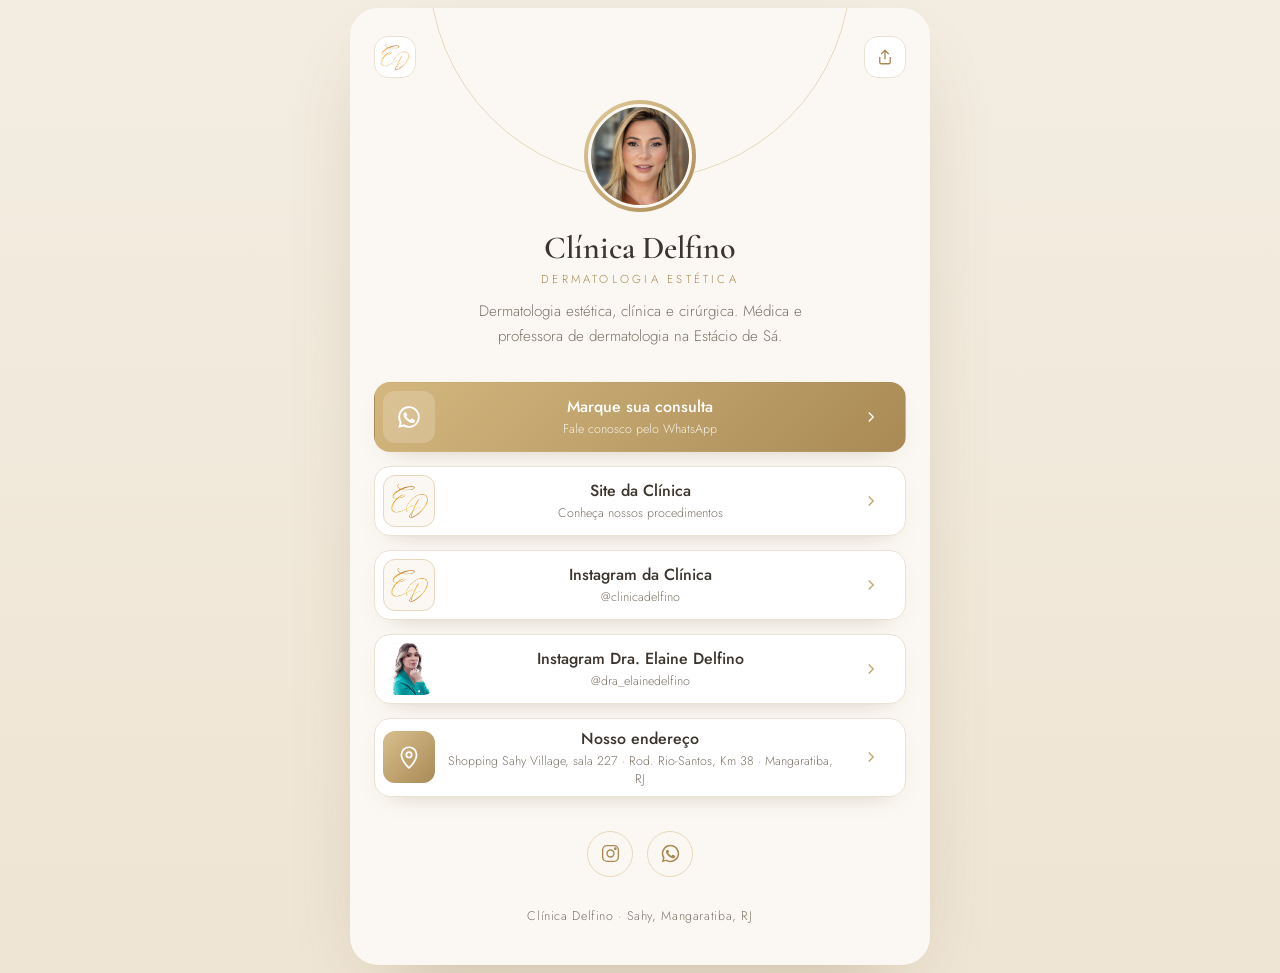
<file: links.html>
<!DOCTYPE html>
<html lang="pt-BR">
<head>
<meta charset="UTF-8">
<meta name="viewport" content="width=device-width, initial-scale=1.0">
<title>Clínica Delfino | Links</title>
<meta name="description" content="Clínica Delfino: dermatologia estética, clínica e cirúrgica em Mangaratiba, RJ. Agende sua consulta.">
<link rel="icon" type="image/png" href="assets/logo.png">
<link rel="preconnect" href="https://fonts.googleapis.com">
<link rel="preconnect" href="https://fonts.gstatic.com" crossorigin>
<link href="https://fonts.googleapis.com/css2?family=Cormorant+Garamond:ital,wght@0,500;0,600;1,500&family=Jost:wght@300;400;500&display=swap" rel="stylesheet">
<style>
  :root {
    --ivory: #fbf8f3;
    --sand: #f3ece1;
    --gold: #c5a46d;
    --gold-deep: #a98a55;
    --gold-soft: #e7d8bc;
    --ink: #3b352e;
    --muted: #7d7468;
    --line: #ebe2d3;
  }
  * { box-sizing: border-box; margin: 0; padding: 0; }
  body {
    font-family: "Jost", system-ui, sans-serif; font-weight: 300; color: var(--ink);
    background: linear-gradient(180deg, var(--sand), #efe5d4); min-height: 100vh;
    display: flex; justify-content: center; -webkit-font-smoothing: antialiased;
  }
  a { color: inherit; text-decoration: none; }
  .card {
    width: 100%; max-width: 580px; min-height: 100vh; background: var(--ivory);
    padding: 28px 24px 40px; position: relative; overflow: hidden;
  }
  @media (min-width: 640px) {
    body { padding: 8px 0; }
    .card { border-radius: 28px; min-height: calc(100vh - 16px); box-shadow: 0 30px 80px -40px rgba(120, 95, 55, .45); }
  }
  .card::before {
    content: ""; position: absolute; width: 420px; height: 420px; border-radius: 50%;
    border: 1px solid var(--gold-soft); top: -250px; left: 50%; transform: translateX(-50%);
  }
  .top { display: flex; justify-content: space-between; position: relative; z-index: 1; }
  .icon-btn {
    width: 42px; height: 42px; border-radius: 14px; background: #fff; border: 1px solid var(--line);
    display: grid; place-items: center; color: var(--gold-deep); cursor: pointer;
    font-family: "Cormorant Garamond", serif; font-size: 1.35rem;
  }
  .icon-btn svg { width: 18px; height: 18px; }
  .icon-btn img { width: 30px; height: auto; }
  .thumb.logo { background: var(--ivory); border: 1px solid var(--gold-soft); }
  .thumb.logo img { width: 78%; height: auto; object-fit: contain; }
  .profile { text-align: center; margin: 22px 0 34px; position: relative; z-index: 1; }
  .avatar {
    width: 112px; height: 112px; border-radius: 50%; margin: 0 auto 18px; padding: 4px;
    background: linear-gradient(135deg, #e3cb9c, var(--gold-deep));
  }
  .avatar img { width: 100%; height: 100%; border-radius: 50%; object-fit: cover; object-position: center 22%; border: 3px solid var(--ivory); }
  h1 { font-family: "Cormorant Garamond", serif; font-weight: 600; font-size: 2rem; line-height: 1.1; margin-bottom: 6px; }
  .tagline { font-size: .72rem; letter-spacing: .28em; text-transform: uppercase; color: var(--gold-deep); margin-bottom: 12px; }
  .bio { color: var(--muted); font-size: .95rem; line-height: 1.6; max-width: 380px; margin: 0 auto; }

  .links { display: grid; gap: 14px; position: relative; z-index: 1; }
  .link {
    display: grid; grid-template-columns: 52px 1fr 52px; align-items: center; gap: 8px;
    background: #fff; border: 1px solid var(--line); border-radius: 16px; padding: 8px;
    box-shadow: 0 10px 26px -18px rgba(120, 95, 55, .5);
    transition: transform .2s, border-color .2s, box-shadow .2s;
    opacity: 0; animation: up .6s ease forwards;
  }
  .link:hover { transform: translateY(-2px); border-color: var(--gold); box-shadow: 0 16px 30px -18px rgba(120, 95, 55, .7); }
  .link:nth-child(1) { animation-delay: .05s; } .link:nth-child(2) { animation-delay: .12s; }
  .link:nth-child(3) { animation-delay: .19s; } .link:nth-child(4) { animation-delay: .26s; } .link:nth-child(5) { animation-delay: .33s; }
  @keyframes up { from { opacity: 0; transform: translateY(12px); } to { opacity: 1; transform: none; } }
  .thumb { width: 52px; height: 52px; border-radius: 12px; overflow: hidden; display: grid; place-items: center; }
  .thumb img { width: 100%; height: 100%; object-fit: cover; }
  .thumb.gold { background: linear-gradient(135deg, #d9bf8f, var(--gold-deep)); color: #fff; }
  .thumb.gold svg { width: 26px; height: 26px; }
  .label { text-align: center; }
  .label strong { display: block; font-weight: 500; font-size: 1rem; }
  .label small { display: block; font-size: .78rem; color: var(--muted); margin-top: 2px; }
  .arrow { color: var(--gold); display: grid; place-items: center; }
  .arrow svg { width: 18px; height: 18px; }
  .link.primary { background: linear-gradient(135deg, #d4b77f, var(--gold-deep)); border-color: transparent; color: #fff; }
  .link.primary .label small { color: rgba(255,255,255,.85); }
  .link.primary .thumb.gold { background: rgba(255,255,255,.18); }
  .link.primary .arrow { color: #fff; }

  .socials { display: flex; justify-content: center; gap: 14px; margin-top: 34px; position: relative; z-index: 1; }
  .socials a { width: 46px; height: 46px; border-radius: 50%; border: 1px solid var(--gold-soft); display: grid; place-items: center; color: var(--gold-deep); transition: background .2s, color .2s; }
  .socials a:hover { background: var(--gold); color: #fff; }
  .socials svg { width: 21px; height: 21px; }
  .foot { text-align: center; margin-top: 30px; font-size: .78rem; color: var(--muted); letter-spacing: .05em; }
  .toast {
    position: fixed; left: 50%; bottom: 24px; transform: translate(-50%, 20px); opacity: 0;
    background: var(--ink); color: #fff; padding: 10px 18px; border-radius: 999px; font-size: .85rem; transition: all .3s; pointer-events: none;
  }
  .toast.show { opacity: 1; transform: translate(-50%, 0); }
  @media (prefers-reduced-motion: reduce) { .link { animation: none; opacity: 1; } }
</style>
</head>
<body>
<main class="card">
  <div class="top">
    <a class="icon-btn" href="./" aria-label="Site da clínica"><img src="assets/logo.png" alt=""></a>
    <button class="icon-btn" id="share" aria-label="Compartilhar">
      <svg viewBox="0 0 24 24" fill="none" stroke="currentColor" stroke-width="1.8"><path d="M12 15V3M7 8l5-5 5 5"/><path d="M5 12v7a2 2 0 0 0 2 2h10a2 2 0 0 0 2-2v-7"/></svg>
    </button>
  </div>

  <section class="profile">
    <div class="avatar"><img src="assets/sobre.jpeg" alt="Dra. Elaine Delfino"></div>
    <h1>Clínica Delfino</h1>
    <p class="tagline">Dermatologia Estética</p>
    <p class="bio">Dermatologia estética, clínica e cirúrgica. Médica e professora de dermatologia na Estácio de Sá.</p>
  </section>

  <nav class="links">
    <a class="link primary js-wa" href="https://wa.me/5521964489409" target="_blank" rel="noopener">
      <span class="thumb gold"><svg viewBox="0 0 24 24" fill="currentColor"><path d="M12 2a10 10 0 0 0-8.6 15.1L2 22l5-1.3A10 10 0 1 0 12 2zm0 18.2a8.2 8.2 0 0 1-4.2-1.2l-.3-.2-3 .8.8-2.9-.2-.3A8.2 8.2 0 1 1 12 20.2zm4.5-6.1c-.2-.1-1.5-.7-1.7-.8-.2-.1-.4-.1-.6.1l-.8 1c-.1.2-.3.2-.5.1a6.7 6.7 0 0 1-3.3-2.9c-.2-.4.2-.4.7-1.3.1-.2 0-.3 0-.4l-.8-1.8c-.2-.5-.4-.4-.6-.4h-.5a1 1 0 0 0-.7.3 3 3 0 0 0-.9 2.2 5.2 5.2 0 0 0 1.1 2.7 11.8 11.8 0 0 0 4.5 4c1.7.7 2.3.8 3.2.6.5-.1 1.5-.6 1.7-1.2.2-.6.2-1.1.2-1.2-.1-.1-.3-.2-.5-.3z"/></svg></span>
      <span class="label"><strong>Marque sua consulta</strong><small>Fale conosco pelo WhatsApp</small></span>
      <span class="arrow"><svg viewBox="0 0 24 24" fill="none" stroke="currentColor" stroke-width="1.8"><path d="m9 18 6-6-6-6"/></svg></span>
    </a>

    <a class="link" href="./">
      <span class="thumb logo"><img src="assets/logo.png" alt=""></span>
      <span class="label"><strong>Site da Clínica</strong><small>Conheça nossos procedimentos</small></span>
      <span class="arrow"><svg viewBox="0 0 24 24" fill="none" stroke="currentColor" stroke-width="1.8"><path d="m9 18 6-6-6-6"/></svg></span>
    </a>

    <a class="link" href="https://www.instagram.com/clinicadelfino/" target="_blank" rel="noopener">
      <span class="thumb logo"><img src="assets/logo.png" alt=""></span>
      <span class="label"><strong>Instagram da Clínica</strong><small>@clinicadelfino</small></span>
      <span class="arrow"><svg viewBox="0 0 24 24" fill="none" stroke="currentColor" stroke-width="1.8"><path d="m9 18 6-6-6-6"/></svg></span>
    </a>

    <a class="link" href="https://www.instagram.com/dra_elainedelfino/" target="_blank" rel="noopener">
      <span class="thumb"><img src="assets/dra-elaine.jpeg" alt="" style="object-position: center 12%;"></span>
      <span class="label"><strong>Instagram Dra. Elaine Delfino</strong><small>@dra_elainedelfino</small></span>
      <span class="arrow"><svg viewBox="0 0 24 24" fill="none" stroke="currentColor" stroke-width="1.8"><path d="m9 18 6-6-6-6"/></svg></span>
    </a>

    <a class="link" href="https://www.google.com/maps/search/?api=1&query=Shopping+Sahy+Village%2C+Rod.+Rio-Santos+Km+38%2C+Sahy%2C+Mangaratiba+-+RJ" target="_blank" rel="noopener">
      <span class="thumb gold"><svg viewBox="0 0 24 24" fill="none" stroke="currentColor" stroke-width="1.6"><path d="M12 22s7-6.2 7-12a7 7 0 0 0-14 0c0 5.8 7 12 7 12z"/><circle cx="12" cy="10" r="2.5"/></svg></span>
      <span class="label"><strong>Nosso endereço</strong><small>Shopping Sahy Village, sala 227 · Rod. Rio-Santos, Km 38 · Mangaratiba, RJ</small></span>
      <span class="arrow"><svg viewBox="0 0 24 24" fill="none" stroke="currentColor" stroke-width="1.8"><path d="m9 18 6-6-6-6"/></svg></span>
    </a>
  </nav>

  <div class="socials">
    <a href="https://www.instagram.com/clinicadelfino/" target="_blank" rel="noopener" aria-label="Instagram">
      <svg viewBox="0 0 24 24" fill="none" stroke="currentColor" stroke-width="1.6"><rect x="3" y="3" width="18" height="18" rx="5"/><circle cx="12" cy="12" r="4"/><circle cx="17.5" cy="6.5" r=".8" fill="currentColor"/></svg>
    </a>
    <a class="js-wa" href="https://wa.me/5521964489409" target="_blank" rel="noopener" aria-label="WhatsApp">
      <svg viewBox="0 0 24 24" fill="currentColor"><path d="M12 2a10 10 0 0 0-8.6 15.1L2 22l5-1.3A10 10 0 1 0 12 2zm0 18.2a8.2 8.2 0 0 1-4.2-1.2l-.3-.2-3 .8.8-2.9-.2-.3A8.2 8.2 0 1 1 12 20.2zm4.5-6.1c-.2-.1-1.5-.7-1.7-.8-.2-.1-.4-.1-.6.1l-.8 1c-.1.2-.3.2-.5.1a6.7 6.7 0 0 1-3.3-2.9c-.2-.4.2-.4.7-1.3.1-.2 0-.3 0-.4l-.8-1.8c-.2-.5-.4-.4-.6-.4h-.5a1 1 0 0 0-.7.3 3 3 0 0 0-.9 2.2 5.2 5.2 0 0 0 1.1 2.7 11.8 11.8 0 0 0 4.5 4c1.7.7 2.3.8 3.2.6.5-.1 1.5-.6 1.7-1.2.2-.6.2-1.1.2-1.2-.1-.1-.3-.2-.5-.3z"/></svg>
    </a>
  </div>

  <p class="foot">Clínica Delfino · Sahy, Mangaratiba, RJ</p>
</main>
<div class="toast" id="toast">Link copiado</div>

<script>
  const msg = encodeURIComponent("Olá! Vim pelo Instagram da Clínica Delfino e gostaria de marcar uma consulta.");
  document.querySelectorAll(".js-wa").forEach(a => a.href = `https://wa.me/5521964489409?text=${msg}`);

  document.getElementById("share").onclick = async () => {
    const data = { title: "Clínica Delfino", url: location.href };
    try {
      if (navigator.share) return await navigator.share(data);
      await navigator.clipboard.writeText(location.href);
      const t = document.getElementById("toast");
      t.classList.add("show"); setTimeout(() => t.classList.remove("show"), 1800);
    } catch (e) {}
  };
</script>
</body>
</html>
</file>
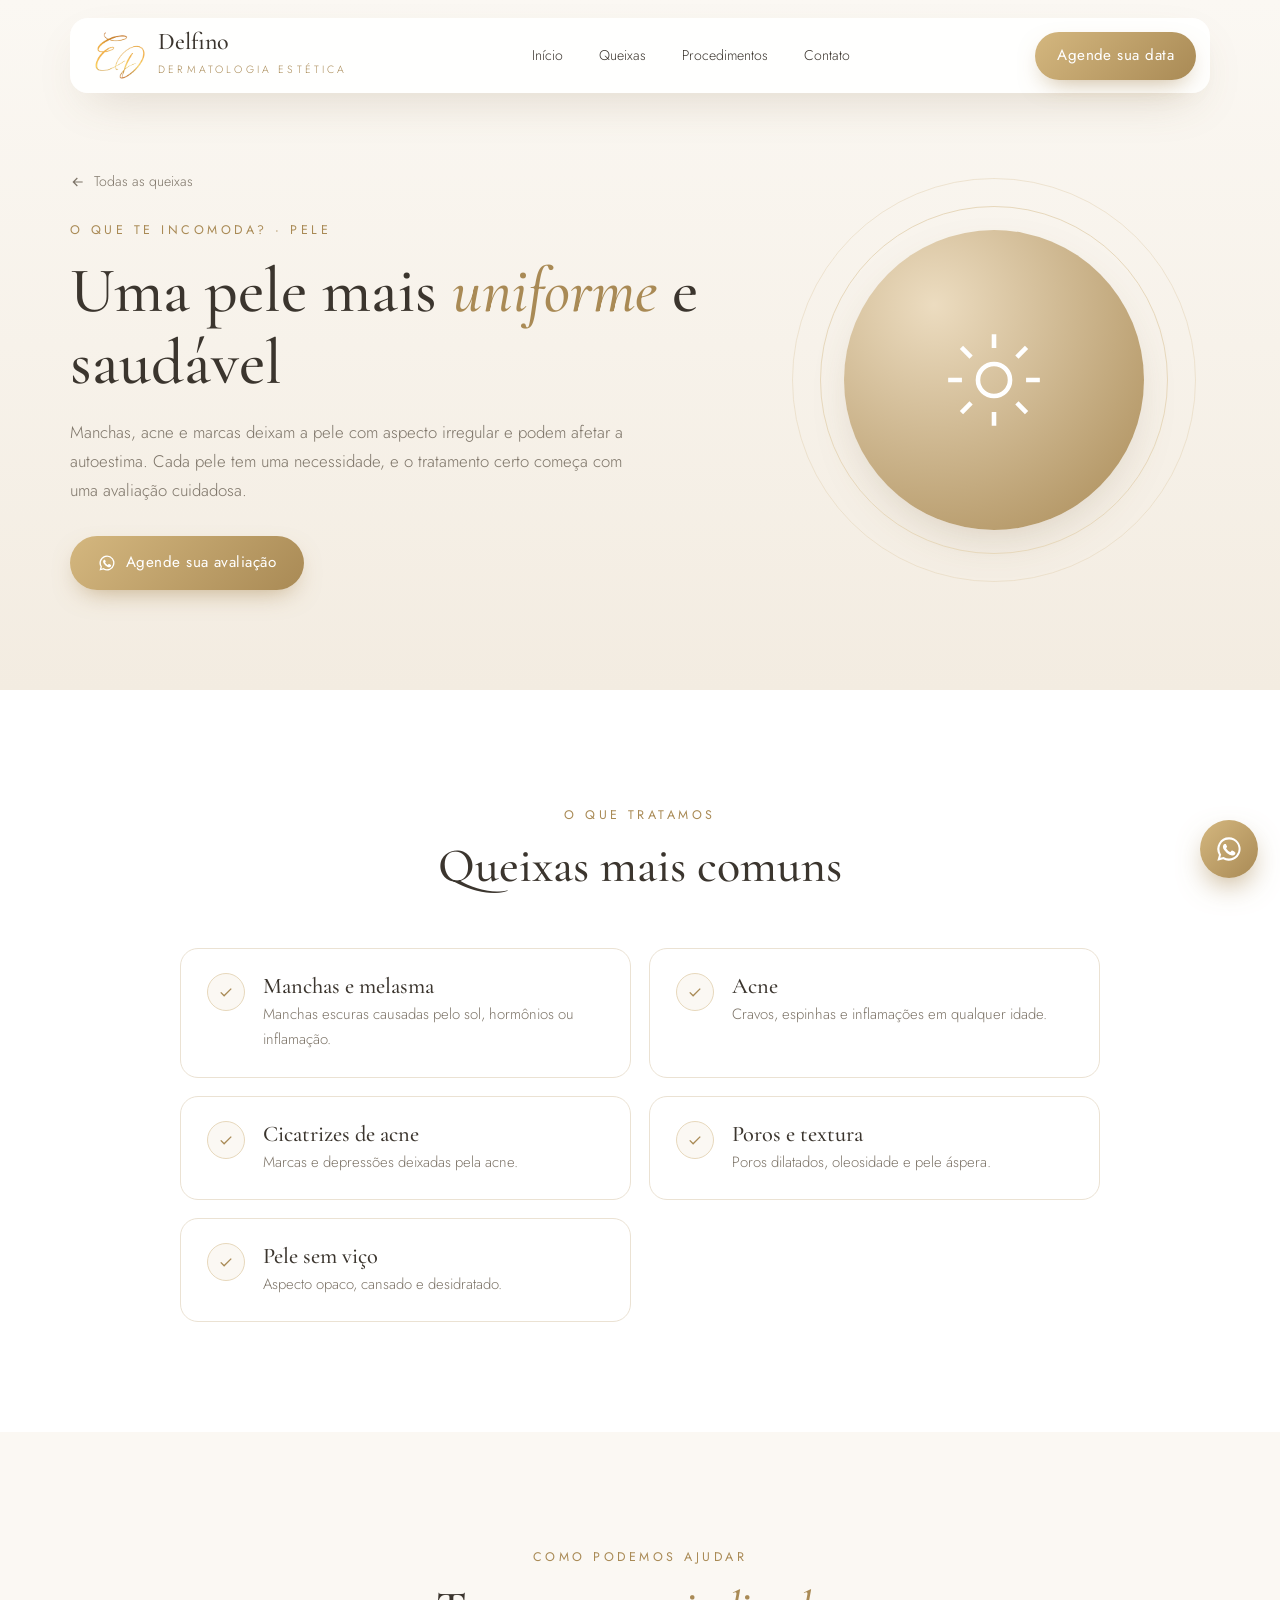
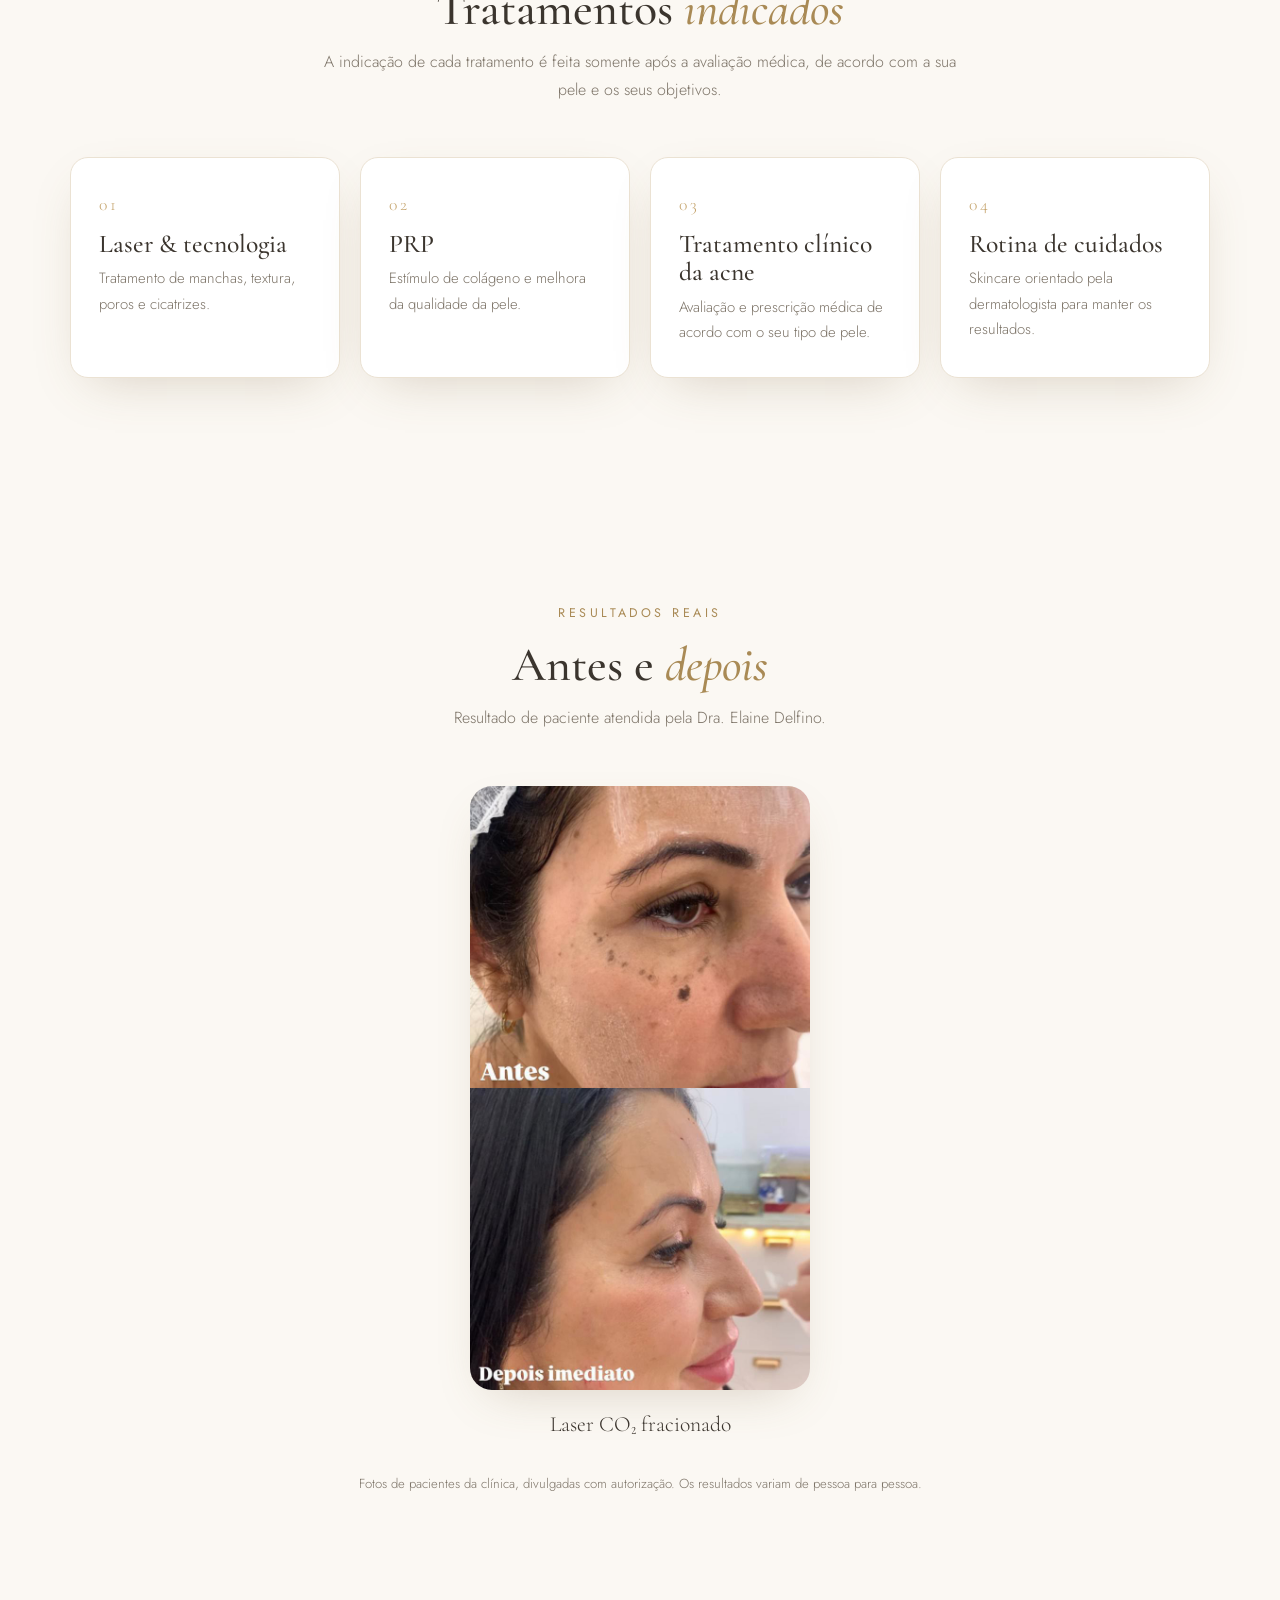
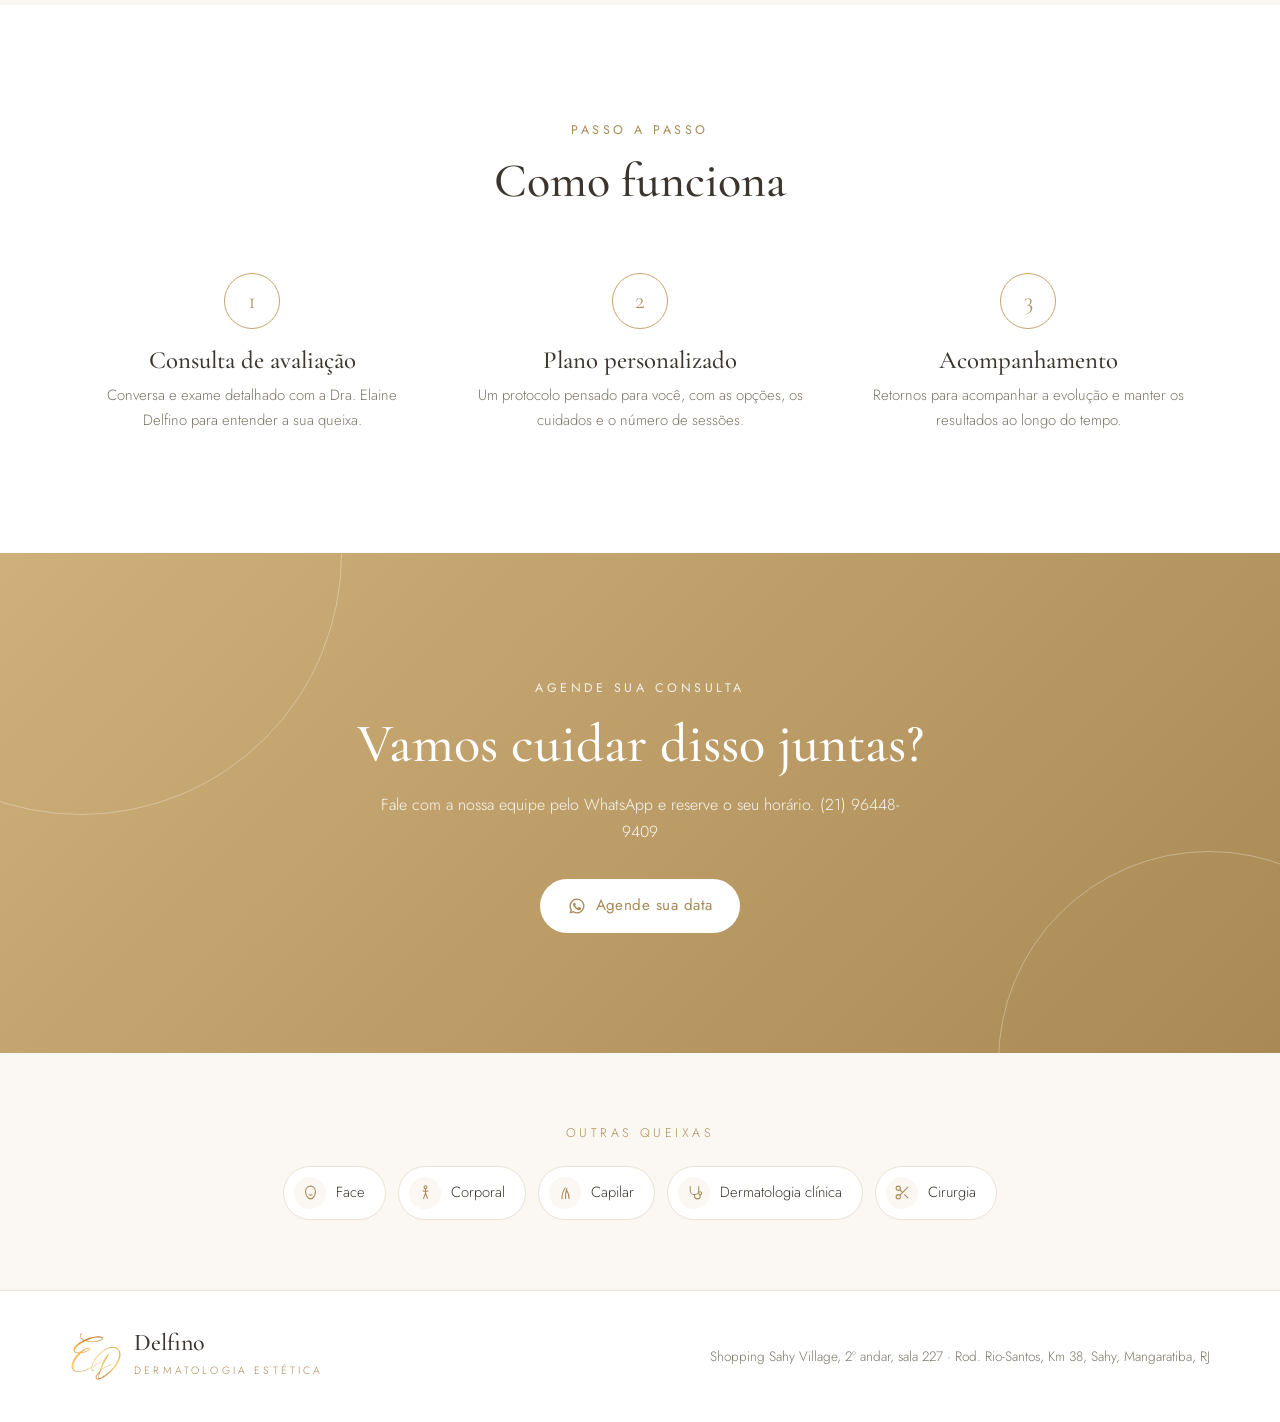
<file: pele.html>
<!DOCTYPE html>
<html lang="pt-BR">
<head>
<meta charset="UTF-8">
<meta name="viewport" content="width=device-width, initial-scale=1.0">
<title>Pele | Clínica Delfino</title>
<meta name="description" content="Uma pele mais uniforme e saudável. Manchas, acne, cicatrizes, poros dilatados e textura irregular. Clínica Delfino, dermatologia em Mangaratiba, RJ.">
<link rel="icon" type="image/png" href="assets/logo.png">
<link rel="preconnect" href="https://fonts.googleapis.com">
<link rel="preconnect" href="https://fonts.gstatic.com" crossorigin>
<link href="https://fonts.googleapis.com/css2?family=Cormorant+Garamond:ital,wght@0,400;0,500;0,600;1,400&family=Jost:wght@300;400;500&display=swap" rel="stylesheet">
<link rel="stylesheet" href="assets/queixa.css">
</head>
<body>

<div class="header-wrap">
  <div class="container">
    <header class="header">
      <a href="./" class="logo" aria-label="Clínica Delfino">
        <img class="logo-img" src="assets/logo.png" alt="Logo Dra. Elaine Delfino">
        <span class="logo-text"><strong>Delfino</strong><span>Dermatologia Estética</span></span>
      </a>
      <nav class="nav">
        <a href="./">Início</a>
        <a href="./#queixas">Queixas</a>
        <a href="./#procedimentos">Procedimentos</a>
        <a href="./#contato">Contato</a>
      </nav>
      <a class="btn btn-gold" href="https://wa.me/5521964489409?text=Ol%C3%A1%21%20Vim%20pelo%20site%20da%20Cl%C3%ADnica%20Delfino%20e%20gostaria%20de%20tratar%20manchas%2C%20acne%20ou%20a%20textura%20da%20pele." target="_blank" rel="noopener">Agende sua data</a>
    </header>
  </div>
</div>

<section class="hero">
  <div class="container hero-grid">
    <div class="hero-text reveal">
      <a class="back" href="./#queixas"><svg viewBox="0 0 24 24" fill="none" stroke="currentColor" stroke-width="1.8"><path d="M19 12H5M11 18l-6-6 6-6"/></svg>Todas as queixas</a>
      <span class="eyebrow">O que te incomoda? · Pele</span>
      <h1>Uma pele mais <span class="gold">uniforme</span> e saudável</h1>
      <p>Manchas, acne e marcas deixam a pele com aspecto irregular e podem afetar a autoestima. Cada pele tem uma necessidade, e o tratamento certo começa com uma avaliação cuidadosa.</p>
      <a class="btn btn-gold" href="https://wa.me/5521964489409?text=Ol%C3%A1%21%20Vim%20pelo%20site%20da%20Cl%C3%ADnica%20Delfino%20e%20gostaria%20de%20tratar%20manchas%2C%20acne%20ou%20a%20textura%20da%20pele." target="_blank" rel="noopener"><svg viewBox="0 0 24 24" fill="currentColor"><path d="M12 2a10 10 0 0 0-8.6 15.1L2 22l5-1.3A10 10 0 1 0 12 2zm0 18.2a8.2 8.2 0 0 1-4.2-1.2l-.3-.2-3 .8.8-2.9-.2-.3A8.2 8.2 0 1 1 12 20.2zm4.5-6.1c-.2-.1-1.5-.7-1.7-.8-.2-.1-.4-.1-.6.1l-.8 1c-.1.2-.3.2-.5.1a6.7 6.7 0 0 1-3.3-2.9c-.2-.4.2-.4.7-1.3.1-.2 0-.3 0-.4l-.8-1.8c-.2-.5-.4-.4-.6-.4h-.5a1 1 0 0 0-.7.3 3 3 0 0 0-.9 2.2 5.2 5.2 0 0 0 1.1 2.7 11.8 11.8 0 0 0 4.5 4c1.7.7 2.3.8 3.2.6.5-.1 1.5-.6 1.7-1.2.2-.6.2-1.1.2-1.2-.1-.1-.3-.2-.5-.3z"/></svg>Agende sua avaliação</a>
    </div>
    <div class="hero-visual reveal">
      <div class="ring"><svg viewBox="0 0 24 24" fill="none" stroke="currentColor" stroke-width="1"><circle cx="12" cy="12" r="3.5"/><path d="M12 2v3M12 19v3M2 12h3M19 12h3M4.9 4.9 7 7M17 17l2.1 2.1M4.9 19.1 7 17M17 7l2.1-2.1"/></svg></div>
    </div>
  </div>
</section>

<section class="section">
  <div class="container">
    <div class="section-head reveal">
      <span class="eyebrow">O que tratamos</span>
      <h2>Queixas mais comuns</h2>
    </div>
    <div class="items">
        <div class="item reveal"><span class="check"><svg viewBox="0 0 24 24" fill="none" stroke="currentColor" stroke-width="1.8"><path d="M5 12.5l4.5 4.5L19 7.5"/></svg></span><div><h3>Manchas e melasma</h3><p>Manchas escuras causadas pelo sol, hormônios ou inflamação.</p></div></div>
        <div class="item reveal"><span class="check"><svg viewBox="0 0 24 24" fill="none" stroke="currentColor" stroke-width="1.8"><path d="M5 12.5l4.5 4.5L19 7.5"/></svg></span><div><h3>Acne</h3><p>Cravos, espinhas e inflamações em qualquer idade.</p></div></div>
        <div class="item reveal"><span class="check"><svg viewBox="0 0 24 24" fill="none" stroke="currentColor" stroke-width="1.8"><path d="M5 12.5l4.5 4.5L19 7.5"/></svg></span><div><h3>Cicatrizes de acne</h3><p>Marcas e depressões deixadas pela acne.</p></div></div>
        <div class="item reveal"><span class="check"><svg viewBox="0 0 24 24" fill="none" stroke="currentColor" stroke-width="1.8"><path d="M5 12.5l4.5 4.5L19 7.5"/></svg></span><div><h3>Poros e textura</h3><p>Poros dilatados, oleosidade e pele áspera.</p></div></div>
        <div class="item reveal"><span class="check"><svg viewBox="0 0 24 24" fill="none" stroke="currentColor" stroke-width="1.8"><path d="M5 12.5l4.5 4.5L19 7.5"/></svg></span><div><h3>Pele sem viço</h3><p>Aspecto opaco, cansado e desidratado.</p></div></div>
    </div>
  </div>
</section>

<section class="section soft">
  <div class="container">
    <div class="section-head reveal">
      <span class="eyebrow">Como podemos ajudar</span>
      <h2>Tratamentos <span class="gold">indicados</span></h2>
      <p>A indicação de cada tratamento é feita somente após a avaliação médica, de acordo com a sua pele e os seus objetivos.</p>
    </div>
    <div class="treats">
        <div class="treat reveal"><span class="num">01</span><h3>Laser & tecnologia</h3><p>Tratamento de manchas, textura, poros e cicatrizes.</p></div>
        <div class="treat reveal"><span class="num">02</span><h3>PRP</h3><p>Estímulo de colágeno e melhora da qualidade da pele.</p></div>
        <div class="treat reveal"><span class="num">03</span><h3>Tratamento clínico da acne</h3><p>Avaliação e prescrição médica de acordo com o seu tipo de pele.</p></div>
        <div class="treat reveal"><span class="num">04</span><h3>Rotina de cuidados</h3><p>Skincare orientado pela dermatologista para manter os resultados.</p></div>
    </div>
  </div>
</section>

<section class="section soft">
  <div class="container">
    <div class="section-head reveal">
      <span class="eyebrow">Resultados reais</span>
      <h2>Antes e <span class="gold">depois</span></h2>
      <p>Resultado de paciente atendida pela Dra. Elaine Delfino.</p>
    </div>
    <div class="ba-grid">
      <figure class="ba-item reveal">
        <img src="assets/antes-depois-manchas.jpg" alt="Antes e depois imediato do laser CO₂ fracionado" loading="lazy" width="720" height="1280">
        <figcaption>Laser CO₂ fracionado</figcaption>
      </figure>
    </div>
    <p class="ba-note">Fotos de pacientes da clínica, divulgadas com autorização. Os resultados variam de pessoa para pessoa.</p>
  </div>
</section>

<section class="section">
  <div class="container">
    <div class="section-head reveal">
      <span class="eyebrow">Passo a passo</span>
      <h2>Como funciona</h2>
    </div>
    <div class="steps">
      <div class="step reveal"><span>1</span><h3>Consulta de avaliação</h3><p>Conversa e exame detalhado com a Dra. Elaine Delfino para entender a sua queixa.</p></div>
      <div class="step reveal"><span>2</span><h3>Plano personalizado</h3><p>Um protocolo pensado para você, com as opções, os cuidados e o número de sessões.</p></div>
      <div class="step reveal"><span>3</span><h3>Acompanhamento</h3><p>Retornos para acompanhar a evolução e manter os resultados ao longo do tempo.</p></div>
    </div>
  </div>
</section>

<section class="closing">
  <div class="container reveal">
    <span class="eyebrow">Agende sua consulta</span>
    <h2>Vamos cuidar disso juntas?</h2>
    <p>Fale com a nossa equipe pelo WhatsApp e reserve o seu horário. (21) 96448-9409</p>
    <a class="btn btn-white" href="https://wa.me/5521964489409?text=Ol%C3%A1%21%20Vim%20pelo%20site%20da%20Cl%C3%ADnica%20Delfino%20e%20gostaria%20de%20tratar%20manchas%2C%20acne%20ou%20a%20textura%20da%20pele." target="_blank" rel="noopener"><svg viewBox="0 0 24 24" fill="currentColor"><path d="M12 2a10 10 0 0 0-8.6 15.1L2 22l5-1.3A10 10 0 1 0 12 2zm0 18.2a8.2 8.2 0 0 1-4.2-1.2l-.3-.2-3 .8.8-2.9-.2-.3A8.2 8.2 0 1 1 12 20.2zm4.5-6.1c-.2-.1-1.5-.7-1.7-.8-.2-.1-.4-.1-.6.1l-.8 1c-.1.2-.3.2-.5.1a6.7 6.7 0 0 1-3.3-2.9c-.2-.4.2-.4.7-1.3.1-.2 0-.3 0-.4l-.8-1.8c-.2-.5-.4-.4-.6-.4h-.5a1 1 0 0 0-.7.3 3 3 0 0 0-.9 2.2 5.2 5.2 0 0 0 1.1 2.7 11.8 11.8 0 0 0 4.5 4c1.7.7 2.3.8 3.2.6.5-.1 1.5-.6 1.7-1.2.2-.6.2-1.1.2-1.2-.1-.1-.3-.2-.5-.3z"/></svg>Agende sua data</a>
  </div>
</section>

<section class="others">
  <div class="container">
    <p class="others-title">Outras queixas</p>
    <div class="others-list">
        <a href="face"><span><svg viewBox="0 0 24 24" fill="none" stroke="currentColor" stroke-width="1.5"><path d="M12 3c4 0 7 3 7 7.5S16 21 12 21s-7-6-7-10.5S8 3 12 3z"/><path d="M9 10h.01M15 10h.01M9.5 15c1.5 1 3.5 1 5 0"/></svg></span>Face</a>
        <a href="corporal"><span><svg viewBox="0 0 24 24" fill="none" stroke="currentColor" stroke-width="1.5"><circle cx="12" cy="4.5" r="2"/><path d="M12 7v6M8 9.5c2.5 1 5.5 1 8 0M12 13l-3 8M12 13l3 8"/></svg></span>Corporal</a>
        <a href="capilar"><span><svg viewBox="0 0 24 24" fill="none" stroke="currentColor" stroke-width="1.5"><path d="M7 21c0-6 1-11 5-16M12 21c0-6 0-10 2-15M17 21c0-5-1-9-4-13"/></svg></span>Capilar</a>
        <a href="clinica"><span><svg viewBox="0 0 24 24" fill="none" stroke="currentColor" stroke-width="1.5"><path d="M6 3v6a6 6 0 0 0 12 0V3"/><path d="M12 15v2a4 4 0 0 0 8 0v-2"/><circle cx="20" cy="13" r="2"/></svg></span>Dermatologia clínica</a>
        <a href="cirurgia"><span><svg viewBox="0 0 24 24" fill="none" stroke="currentColor" stroke-width="1.5"><circle cx="6" cy="6" r="3"/><circle cx="6" cy="18" r="3"/><path d="M20 4 8.1 15.9M14.5 14.5 20 20M8.1 8.1 12 12"/></svg></span>Cirurgia</a>
    </div>
  </div>
</section>

<footer>
  <div class="container footer-grid">
    <a href="./" class="logo">
      <img class="logo-img" src="assets/logo.png" alt="Logo Dra. Elaine Delfino">
      <span class="logo-text"><strong>Delfino</strong><span>Dermatologia Estética</span></span>
    </a>
    <p>Shopping Sahy Village, 2º andar, sala 227 · Rod. Rio-Santos, Km 38, Sahy, Mangaratiba, RJ</p>
  </div>
</footer>

<a class="wa-float" href="https://wa.me/5521964489409?text=Ol%C3%A1%21%20Vim%20pelo%20site%20da%20Cl%C3%ADnica%20Delfino%20e%20gostaria%20de%20tratar%20manchas%2C%20acne%20ou%20a%20textura%20da%20pele." target="_blank" rel="noopener" aria-label="Agende pelo WhatsApp"><svg viewBox="0 0 24 24" fill="currentColor"><path d="M12 2a10 10 0 0 0-8.6 15.1L2 22l5-1.3A10 10 0 1 0 12 2zm0 18.2a8.2 8.2 0 0 1-4.2-1.2l-.3-.2-3 .8.8-2.9-.2-.3A8.2 8.2 0 1 1 12 20.2zm4.5-6.1c-.2-.1-1.5-.7-1.7-.8-.2-.1-.4-.1-.6.1l-.8 1c-.1.2-.3.2-.5.1a6.7 6.7 0 0 1-3.3-2.9c-.2-.4.2-.4.7-1.3.1-.2 0-.3 0-.4l-.8-1.8c-.2-.5-.4-.4-.6-.4h-.5a1 1 0 0 0-.7.3 3 3 0 0 0-.9 2.2 5.2 5.2 0 0 0 1.1 2.7 11.8 11.8 0 0 0 4.5 4c1.7.7 2.3.8 3.2.6.5-.1 1.5-.6 1.7-1.2.2-.6.2-1.1.2-1.2-.1-.1-.3-.2-.5-.3z"/></svg></a>

<script>
  const io = new IntersectionObserver(entries => entries.forEach(e => {
    if (e.isIntersecting) { e.target.classList.add("in"); io.unobserve(e.target); }
  }), { threshold: .12 });
  document.querySelectorAll(".reveal").forEach(el => io.observe(el));
  const hw = document.querySelector(".header-wrap");
  addEventListener("scroll", () => hw.classList.toggle("scrolled", scrollY > 30), { passive: true });
</script>
</body>
</html>
</file>
<file: assets/queixa.css>
:root {
  --white: #ffffff;
  --ivory: #fbf8f3;
  --sand: #f3ece1;
  --gold: #c5a46d;
  --gold-deep: #a98a55;
  --gold-soft: #e7d8bc;
  --ink: #3b352e;
  --muted: #7d7468;
  --line: #ebe2d3;
  --radius: 18px;
  --shadow: 0 18px 50px -20px rgba(120, 95, 55, .28);
}
* { box-sizing: border-box; margin: 0; padding: 0; }
html { scroll-behavior: smooth; }
body {
  font-family: "Jost", system-ui, sans-serif; font-weight: 300; color: var(--ink);
  background: var(--white); line-height: 1.7; -webkit-font-smoothing: antialiased; overflow-x: clip;
}
a { color: inherit; text-decoration: none; }
h1, h2, h3 { font-family: "Cormorant Garamond", serif; font-weight: 500; line-height: 1.12; color: var(--ink); }
.container { width: min(1140px, 100% - 32px); margin-inline: auto; }
.eyebrow { display: inline-block; font-size: .78rem; letter-spacing: .28em; text-transform: uppercase; color: var(--gold-deep); font-weight: 400; margin-bottom: 14px; }
.gold { color: var(--gold-deep); font-style: italic; }

/* Buttons */
.btn {
  display: inline-flex; align-items: center; gap: 10px; padding: 14px 28px; border-radius: 999px;
  font-size: .95rem; font-weight: 400; letter-spacing: .03em; white-space: nowrap;
  transition: transform .25s, box-shadow .25s;
}
.btn svg { width: 18px; height: 18px; flex-shrink: 0; }
.btn-gold { background: linear-gradient(135deg, #d4b77f, var(--gold-deep)); color: #fff; box-shadow: 0 10px 26px -10px rgba(169, 138, 85, .7); }
.btn-gold:hover, .btn-white:hover { transform: translateY(-2px); }
.btn-white { background: #fff; color: var(--gold-deep); }

/* Header */
.header-wrap { position: fixed; top: 18px; left: 0; right: 0; z-index: 40; transition: top .35s; }
.header-wrap.scrolled { top: 8px; }
.header {
  display: flex; align-items: center; justify-content: space-between; gap: 16px; padding: 12px 14px 12px 24px;
  background: rgba(255,255,255,.92); backdrop-filter: blur(10px); border-radius: var(--radius); box-shadow: var(--shadow);
}
.logo { display: flex; align-items: center; gap: 12px; }
.logo-img { width: 52px; height: auto; display: block; }
.logo-mark { width: 42px; height: 42px; border-radius: 50%; border: 1px solid var(--gold); display: grid; place-items: center; font-family: "Cormorant Garamond", serif; font-size: 1.45rem; color: var(--gold-deep); }
.logo-text strong { display: block; font-family: "Cormorant Garamond", serif; font-size: 1.5rem; font-weight: 500; line-height: 1; }
.logo-text span { font-size: .66rem; letter-spacing: .3em; text-transform: uppercase; color: var(--gold-deep); }
.nav { display: flex; gap: 4px; }
.nav a { padding: 8px 16px; border-radius: 999px; font-size: .88rem; transition: background .2s, color .2s; }
.nav a:hover { background: var(--ivory); color: var(--gold-deep); }
.header .btn { padding: 11px 22px; }

/* Hero */
.hero { background: linear-gradient(180deg, var(--ivory), var(--sand)); padding: 170px 0 100px; }
.hero-grid { display: grid; grid-template-columns: 1.2fr .8fr; gap: 60px; align-items: center; }
.back { display: inline-flex; align-items: center; gap: 8px; font-size: .88rem; color: var(--muted); margin-bottom: 26px; transition: color .2s; }
.back:hover { color: var(--gold-deep); }
.back svg { width: 16px; height: 16px; }
.back + .eyebrow { display: block; }
.hero h1 { font-size: clamp(2.6rem, 5vw, 4rem); margin-bottom: 20px; }
.hero p { color: var(--muted); font-size: 1.05rem; max-width: 560px; margin-bottom: 32px; }
.hero-visual { display: grid; place-items: center; }
.ring {
  width: 300px; height: 300px; border-radius: 50%; display: grid; place-items: center; position: relative;
  background: radial-gradient(circle at 30% 25%, #ecdcc0, #a98a55); box-shadow: var(--shadow);
}
.ring::before, .ring::after { content: ""; position: absolute; border-radius: 50%; border: 1px solid var(--gold-soft); }
.ring::before { inset: -24px; }
.ring::after { inset: -52px; opacity: .6; }
.ring svg { width: 110px; height: 110px; color: #fff; }

/* Sections */
.section { padding: 110px 0; }
.section.soft { background: var(--ivory); }
.section-head { text-align: center; max-width: 640px; margin: 0 auto 54px; }
.section-head h2 { font-size: clamp(2.2rem, 4vw, 3rem); margin-bottom: 12px; }
.section-head p { color: var(--muted); }

.items { display: grid; grid-template-columns: repeat(2, 1fr); gap: 18px; max-width: 920px; margin: 0 auto; }
.item { display: flex; gap: 18px; align-items: flex-start; padding: 24px 26px; border: 1px solid var(--line); border-radius: var(--radius); background: var(--white); }
.check { width: 38px; height: 38px; border-radius: 50%; background: var(--ivory); border: 1px solid var(--gold-soft); color: var(--gold-deep); display: grid; place-items: center; flex-shrink: 0; }
.check svg { width: 18px; height: 18px; }
.item h3 { font-size: 1.4rem; margin-bottom: 4px; }
.item p { color: var(--muted); font-size: .93rem; }

.treats { display: grid; grid-template-columns: repeat(auto-fit, minmax(240px, 1fr)); gap: 20px; }
.treat { background: var(--white); border: 1px solid var(--line); border-radius: var(--radius); padding: 32px 28px; box-shadow: var(--shadow); transition: transform .3s; }
.treat:hover { transform: translateY(-5px); }
.treat .num { font-family: "Cormorant Garamond", serif; color: var(--gold); font-size: 1.1rem; letter-spacing: .15em; }
.treat h3 { font-size: 1.6rem; margin: 10px 0 8px; }
.treat p { color: var(--muted); font-size: .93rem; }

.steps { display: grid; grid-template-columns: repeat(3, 1fr); gap: 24px; }
.step { text-align: center; padding: 10px 18px; }
.step span { width: 56px; height: 56px; margin: 0 auto 18px; border-radius: 50%; display: grid; place-items: center; border: 1px solid var(--gold); color: var(--gold-deep); font-family: "Cormorant Garamond", serif; font-size: 1.5rem; }
.step h3 { font-size: 1.55rem; margin-bottom: 8px; }
.step p { color: var(--muted); font-size: .93rem; }

/* Closing */
.closing { position: relative; padding: 120px 0; text-align: center; color: #fff; overflow: hidden; background: linear-gradient(135deg, #cfb07a 0%, var(--gold-deep) 100%); }
.closing::before, .closing::after { content: ""; position: absolute; border-radius: 50%; border: 1px solid rgba(255,255,255,.3); }
.closing::before { width: 520px; height: 520px; left: -180px; top: -260px; }
.closing::after { width: 420px; height: 420px; right: -140px; bottom: -220px; }
.closing .container { position: relative; z-index: 1; }
.closing .eyebrow { color: rgba(255,255,255,.85); }
.closing h2 { color: #fff; font-size: clamp(2.2rem, 5vw, 3.4rem); margin-bottom: 16px; }
.closing p { max-width: 520px; margin: 0 auto 34px; opacity: .92; }

/* Other concerns */
.others { padding: 70px 0; background: var(--ivory); }
.others-title { text-align: center; font-size: .78rem; letter-spacing: .28em; text-transform: uppercase; color: var(--gold-deep); margin-bottom: 22px; }
.others-list { display: flex; flex-wrap: wrap; justify-content: center; gap: 12px; }
.others-list a { display: inline-flex; align-items: center; gap: 10px; padding: 10px 20px 10px 10px; border-radius: 999px; background: var(--white); border: 1px solid var(--line); font-size: .92rem; transition: border-color .2s, color .2s; }
.others-list a:hover { border-color: var(--gold); color: var(--gold-deep); }
.others-list span { width: 32px; height: 32px; border-radius: 50%; background: var(--ivory); color: var(--gold-deep); display: grid; place-items: center; }
.others-list svg { width: 17px; height: 17px; }

footer { padding: 40px 0; border-top: 1px solid var(--line); }
.footer-grid { display: flex; justify-content: space-between; align-items: center; gap: 20px; flex-wrap: wrap; }
.footer-grid p { font-size: .85rem; color: var(--muted); }

.wa-float {
  position: fixed; right: 22px; bottom: 22px; z-index: 50; width: 58px; height: 58px; border-radius: 50%;
  background: linear-gradient(135deg, #d4b77f, var(--gold-deep)); color: #fff; display: grid; place-items: center;
  box-shadow: 0 12px 30px -8px rgba(169,138,85,.8); transition: transform .25s;
}
.wa-float:hover { transform: scale(1.08); }
.wa-float svg { width: 28px; height: 28px; }

.reveal { opacity: 0; transform: translateY(24px); transition: opacity .9s ease, transform .9s ease; }
.reveal.in { opacity: 1; transform: none; }

/* Vídeo de resultado */
.video-grid { display: grid; grid-template-columns: minmax(0, 360px) 1fr; gap: 64px; align-items: center; max-width: 920px; margin-inline: auto; }
.video-frame { position: relative; border-radius: 26px; overflow: hidden; box-shadow: var(--shadow); background: var(--sand); aspect-ratio: 9/16; }
.video-frame video { display: block; width: 100%; height: 100%; object-fit: cover; }
.video-grid.reverse { grid-template-columns: 1fr minmax(0, 360px); }
.video-grid.reverse .video-frame { order: 2; }
.video-text h2 { font-size: clamp(2.2rem, 4vw, 3rem); margin-bottom: 16px; }
.video-text p { color: var(--muted); margin-bottom: 16px; }
.video-text .note { font-size: .82rem; }
/* Antes e depois */
.ba-grid { display: grid; grid-template-columns: repeat(auto-fit, minmax(260px, 340px)); justify-content: center; gap: 32px; }
.ba-item { margin: 0; }
.ba-item img { display: block; width: 100%; height: auto; aspect-ratio: 9/16; object-fit: cover; border-radius: 22px; box-shadow: var(--shadow); background: var(--sand); }
.ba-item figcaption { text-align: center; margin-top: 16px; font-family: "Cormorant Garamond", serif; font-size: 1.35rem; color: var(--ink); }
.ba-note { text-align: center; color: var(--muted); font-size: .82rem; margin-top: 30px; }

@media (max-width: 900px) {
  .video-grid { grid-template-columns: 1fr; gap: 36px; text-align: center; }
  .video-frame { max-width: 340px; margin-inline: auto; }
  .video-grid.reverse { grid-template-columns: 1fr; }
  .video-grid.reverse .video-frame { order: 0; }
}

@media (max-width: 900px) {
  .nav { display: none; }
  .hero { padding: 140px 0 80px; }
  .hero-grid { grid-template-columns: 1fr; gap: 50px; }
  .hero-visual { order: -1; }
  .ring { width: 190px; height: 190px; }
  .ring svg { width: 72px; height: 72px; }
  .items, .steps { grid-template-columns: 1fr; }
  .section { padding: 80px 0; }
}
@media (max-width: 560px) {
  .header { padding: 10px 10px 10px 14px; }
  .logo-text span { display: none; }
  .header .btn { padding: 10px 16px; font-size: .85rem; }
  .btn { white-space: normal; }
  .item { padding: 20px; }
}
@media (prefers-reduced-motion: reduce) {
  * { transition: none !important; }
  .reveal { opacity: 1; transform: none; }
}
</file>
